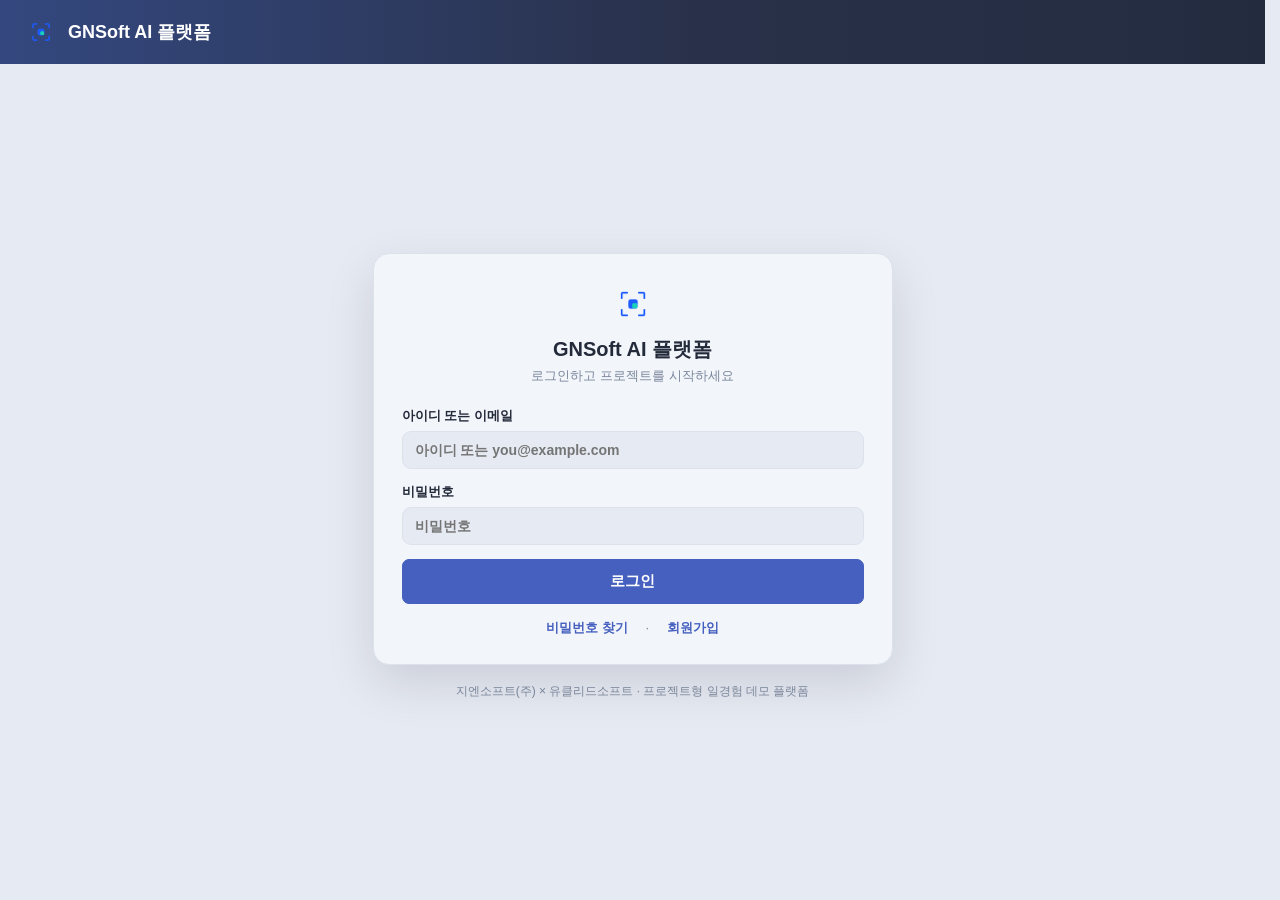
<file: web/index.html>
<!doctype html>
<html lang="ko">
  <head>
    <meta charset="UTF-8" />
    <meta name="viewport" content="width=device-width, initial-scale=1.0" />
    <meta http-equiv="refresh" content="0; url=pages/projects.html" />
    <link rel="canonical" href="pages/projects.html" />
    <title>GNSoft AI 플랫폼</title>
  </head>
  <body>
    <p><a href="pages/projects.html">프로젝트 선택으로 이동</a></p>
    <script>
      location.replace("pages/projects.html");
    </script>
  </body>
</html>
</file>
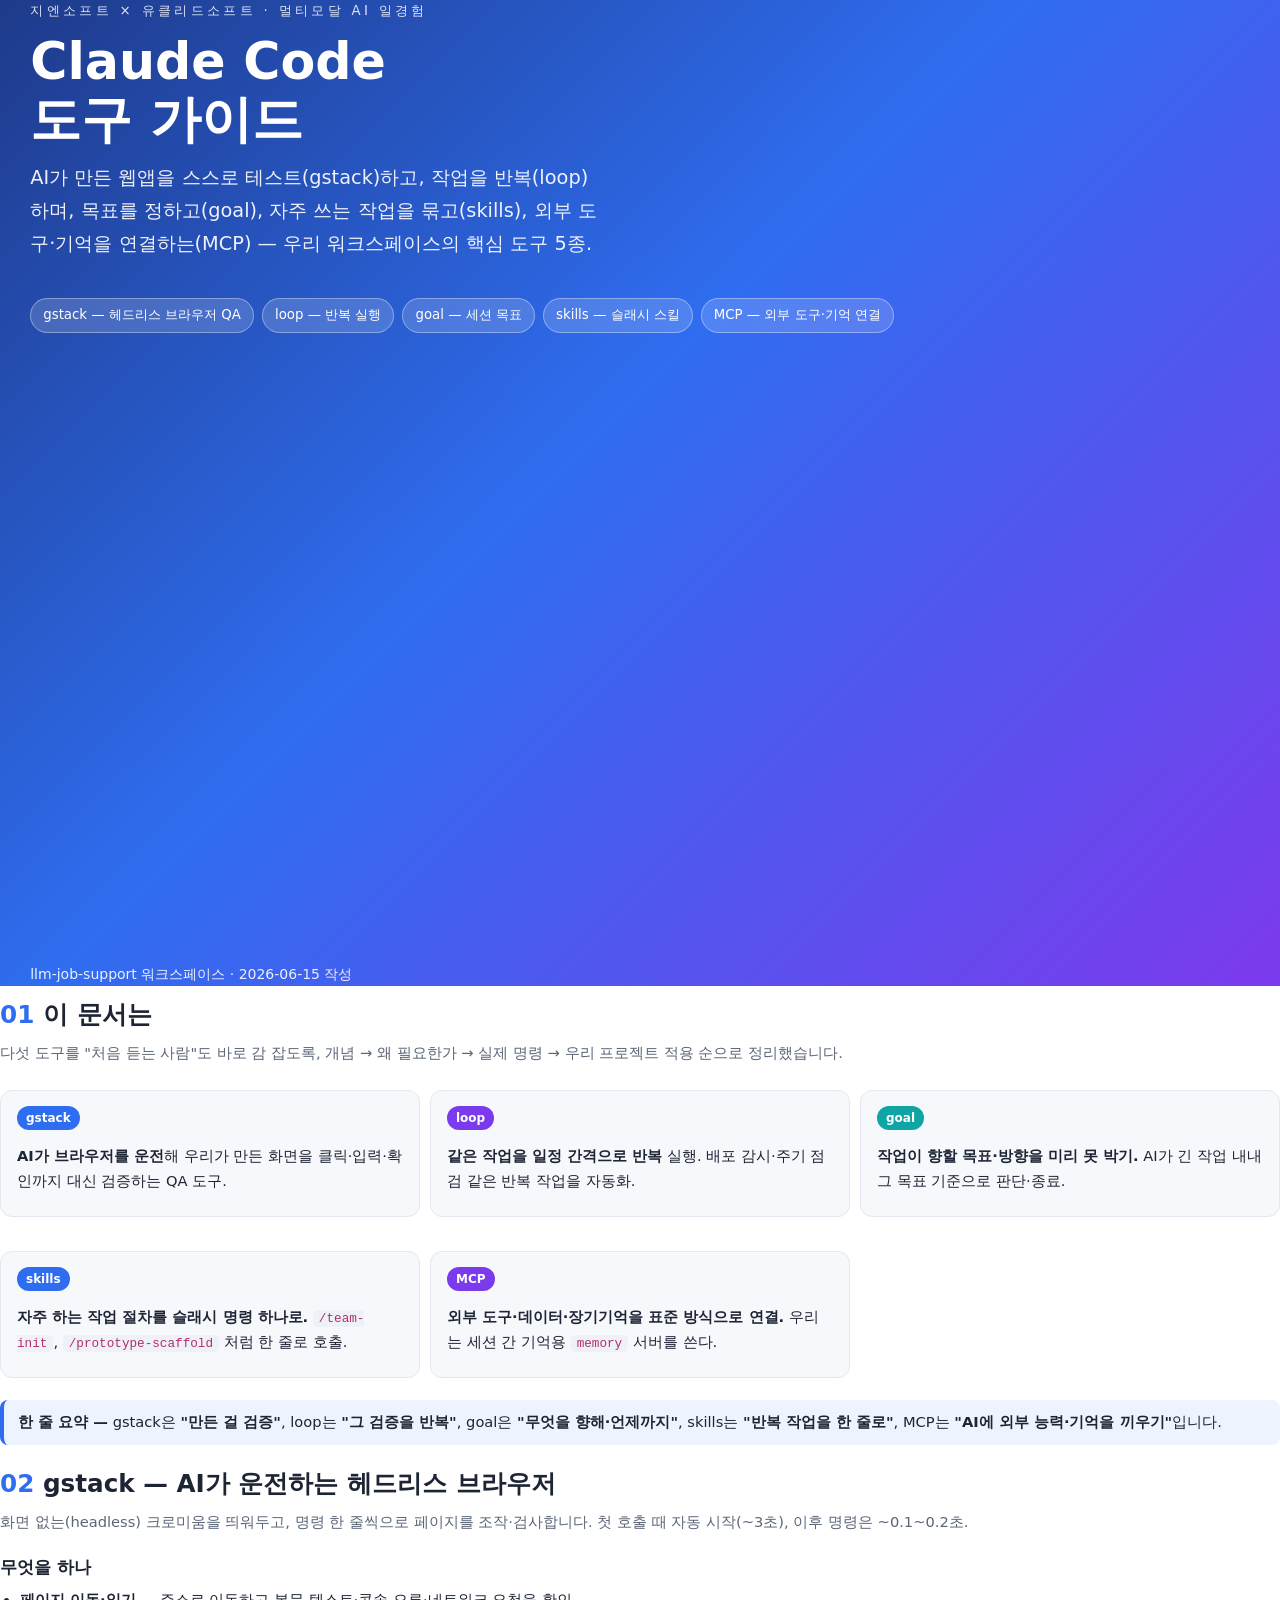
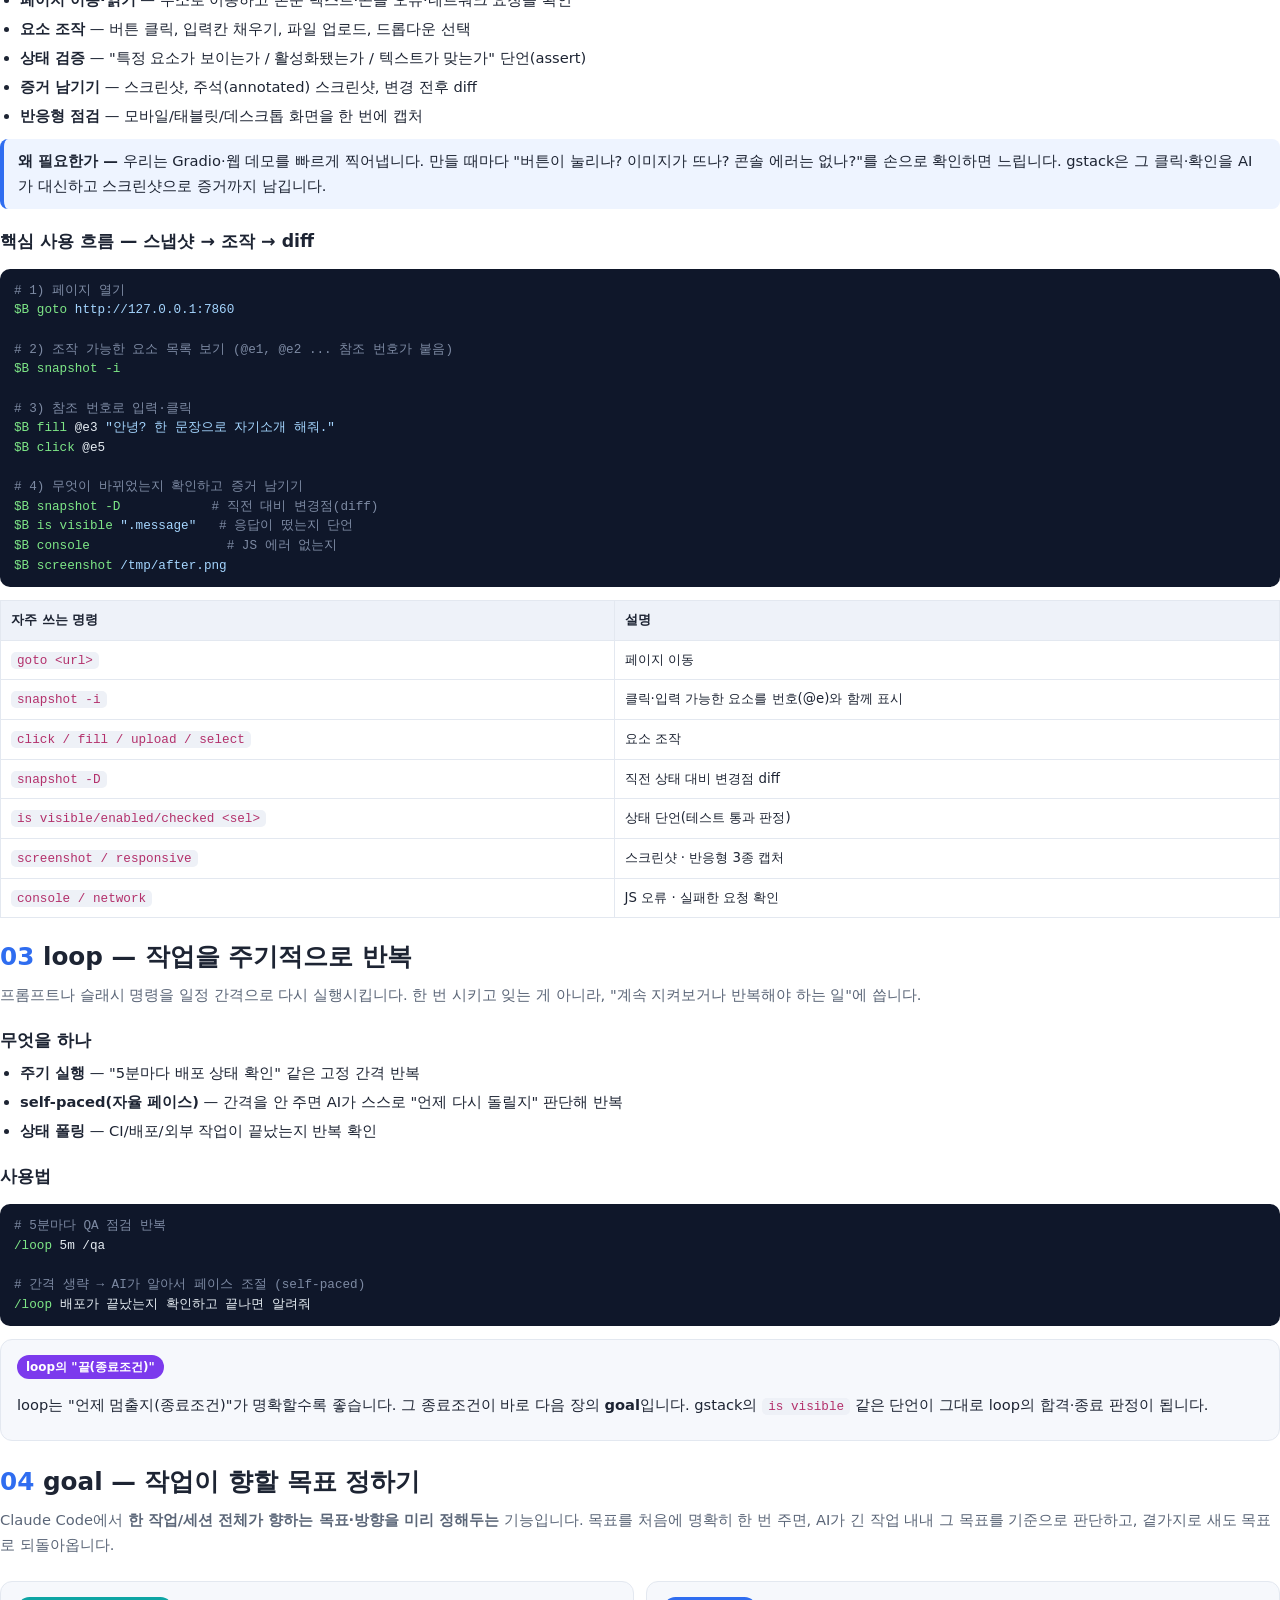
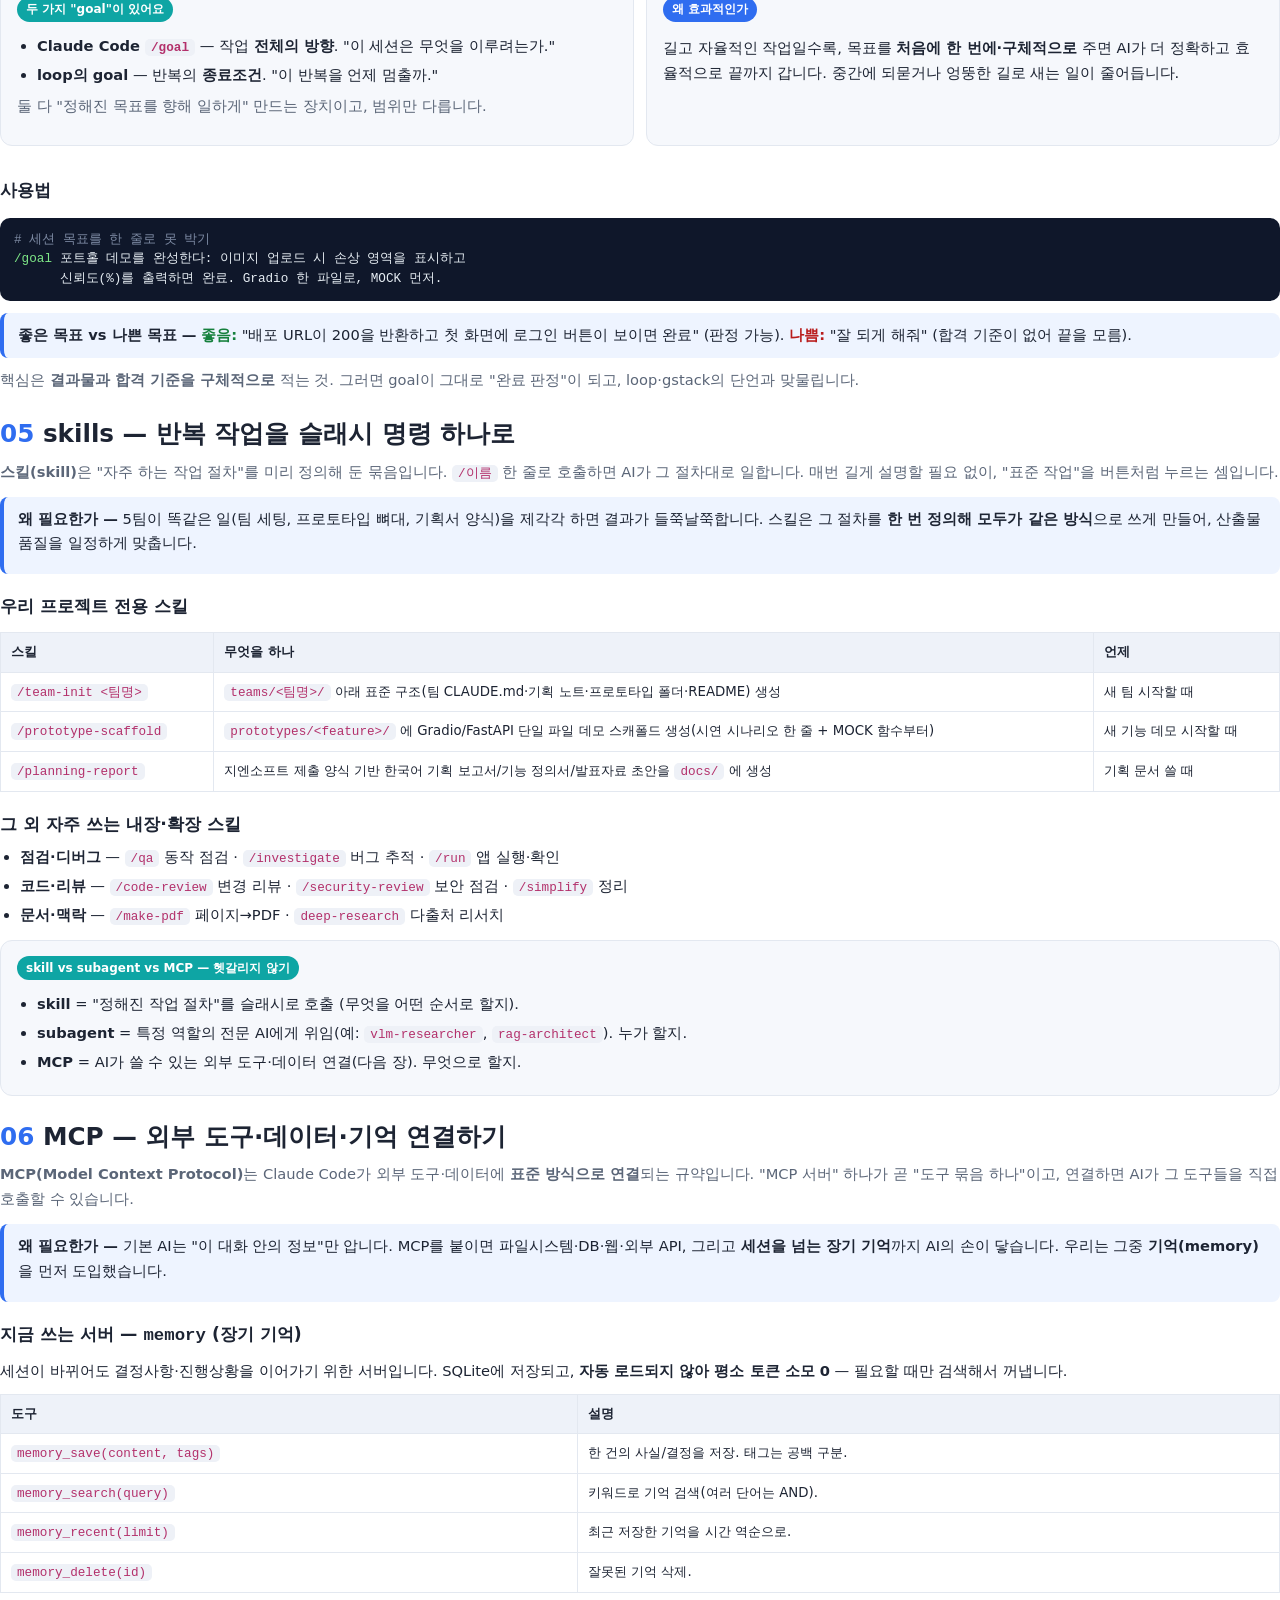
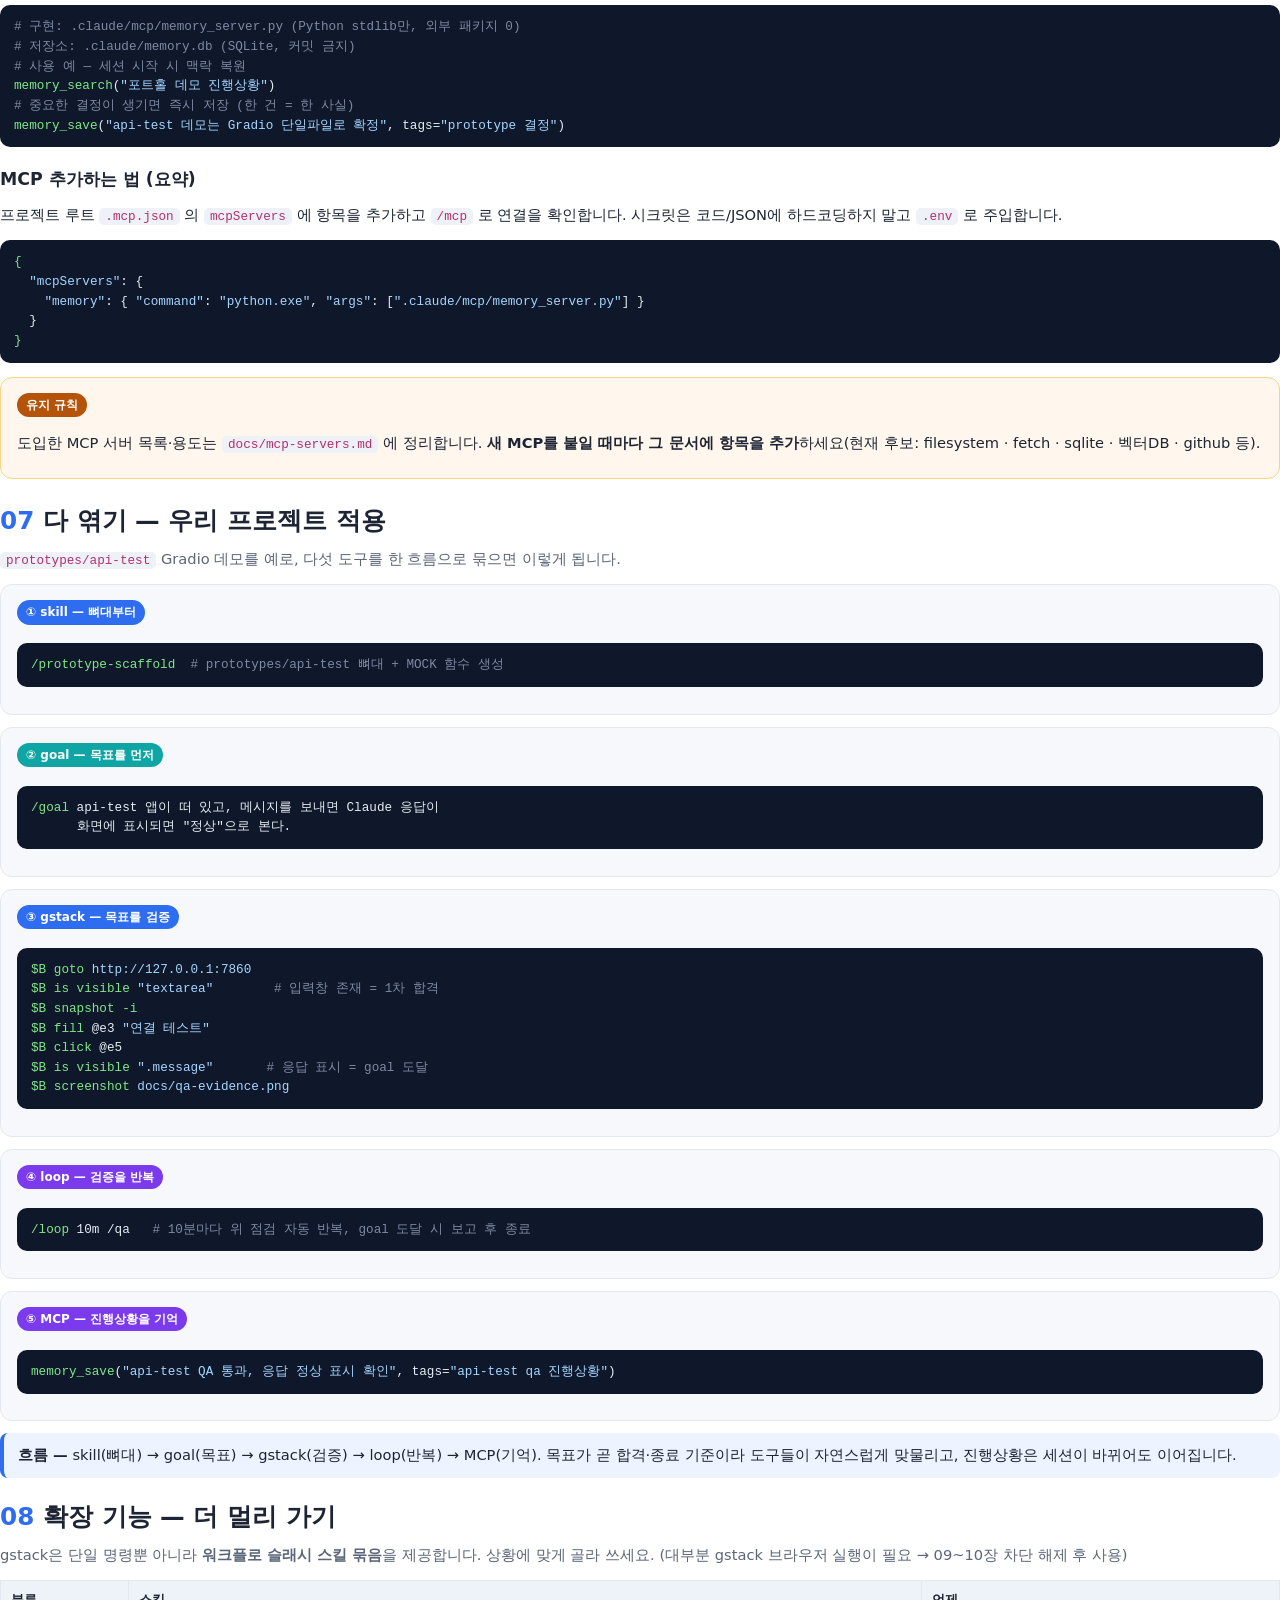
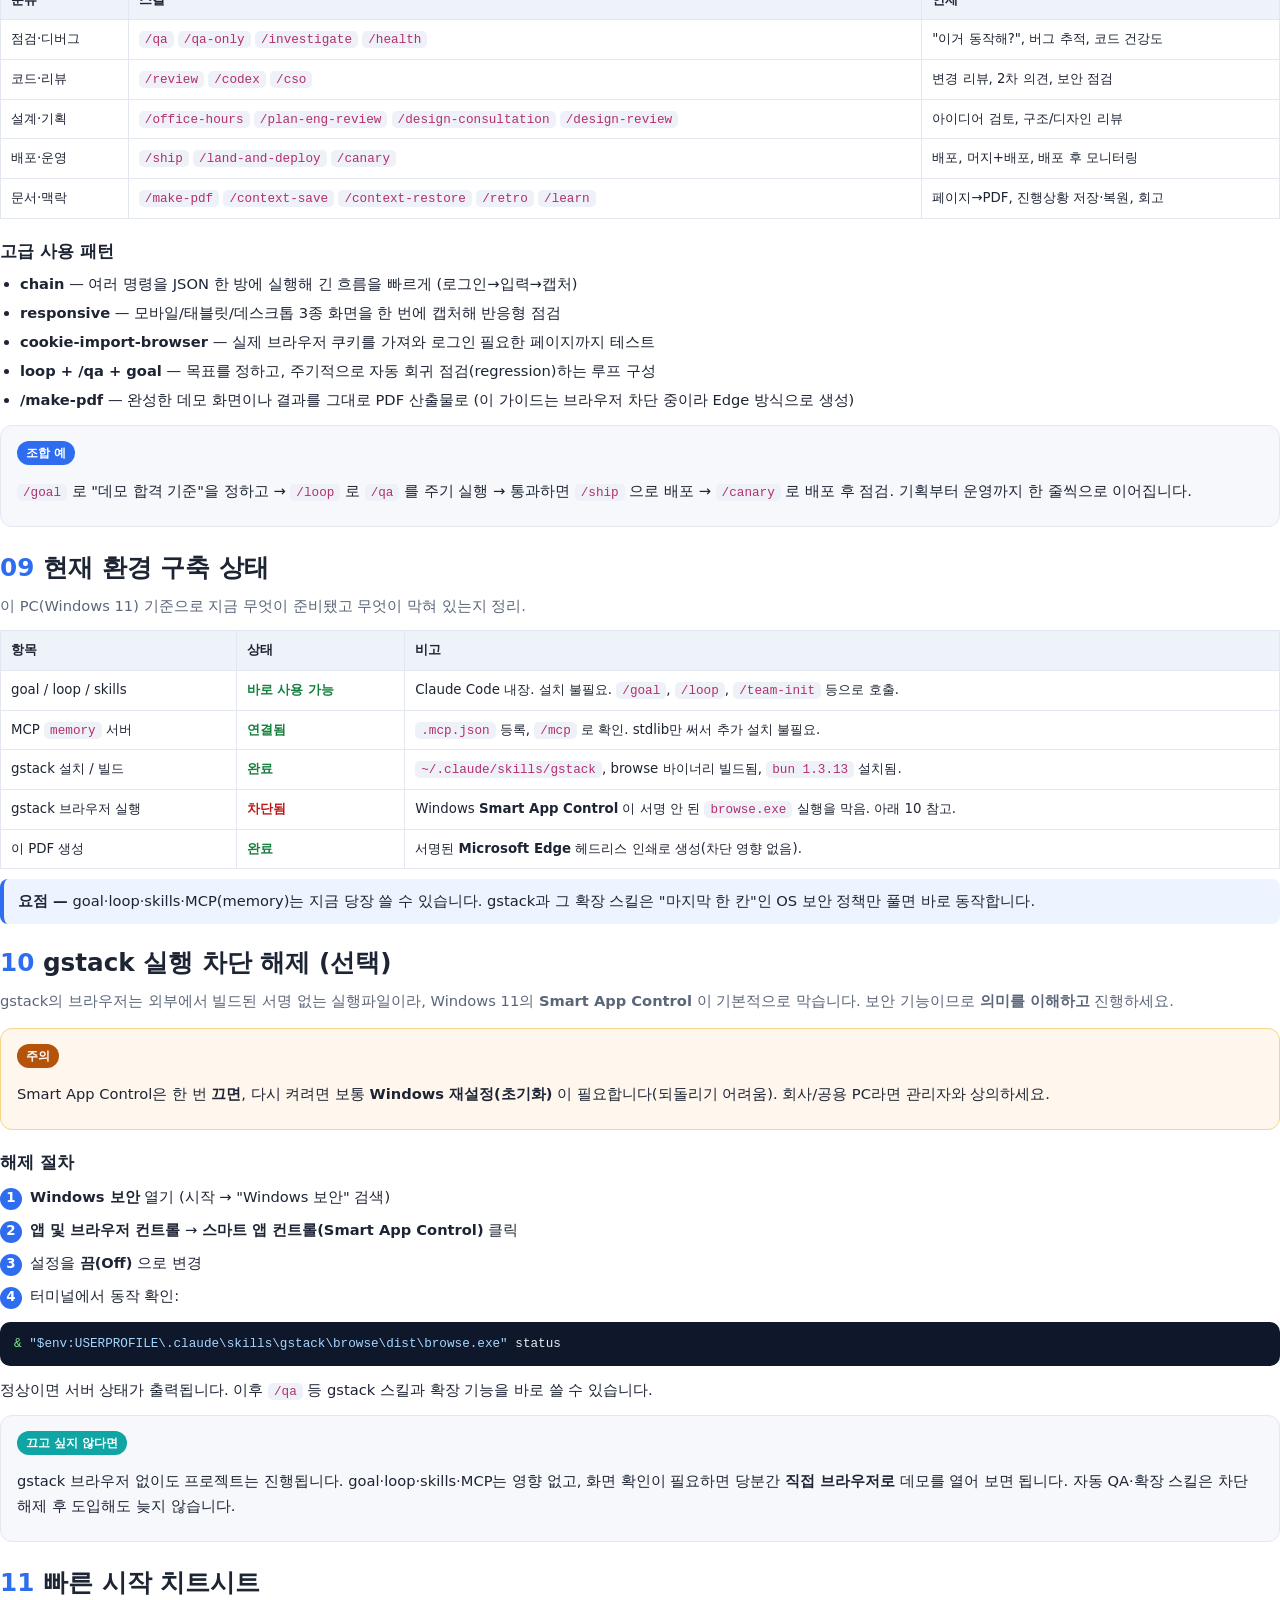
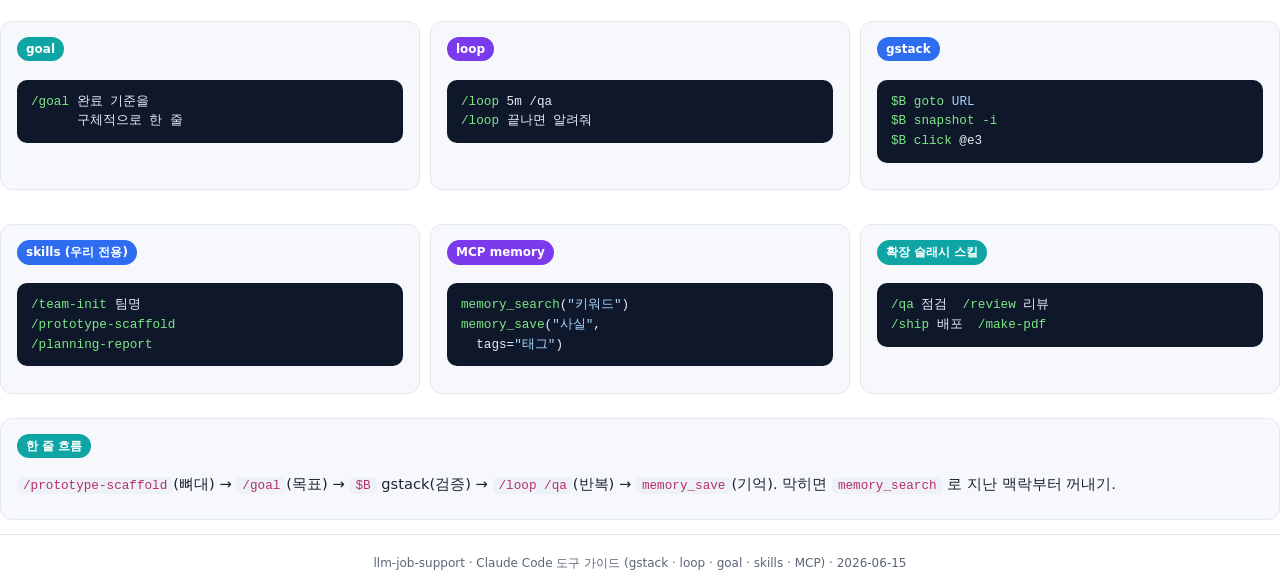
<file: docs/claude-code-tools-guide.html>
<!doctype html>
<html lang="ko">
<head>
<meta charset="utf-8">
<title>Claude Code 도구 가이드 · gstack · loop · goal · skills · MCP</title>
<style>
  :root{
    --ink:#1d2433; --muted:#5b6678; --line:#e3e8f0;
    --brand:#2f6df0; --brand-2:#7c3aed; --teal:#0ea5a4;
    --bg-code:#0f172a; --bg-soft:#f6f8fc; --warn:#b45309;
  }
  *{box-sizing:border-box;}
  html{ -webkit-print-color-adjust:exact; print-color-adjust:exact; }
  body{
    margin:0; color:var(--ink);
    font-family:"Malgun Gothic","맑은 고딕",system-ui,sans-serif;
    font-size:11pt; line-height:1.7;
  }
  @page{ size:A4; margin:18mm 16mm 16mm; }
  code,kbd,.mono{ font-family:"Consolas","D2Coding",monospace; }

  /* ---------- 표지 ---------- */
  .cover{
    height:261mm; display:flex; flex-direction:column; justify-content:center;
    padding:0 8mm; page-break-after:always;
    background:linear-gradient(135deg,#1e3a8a 0%,#2f6df0 45%,#7c3aed 100%);
    color:#fff;
  }
  .cover .eyebrow{ letter-spacing:.25em; font-size:10pt; opacity:.85; text-transform:uppercase; }
  .cover h1{ font-size:38pt; line-height:1.15; margin:.2em 0 .1em; font-weight:800; }
  .cover .sub{ font-size:14.5pt; opacity:.92; margin-top:.4em; max-width:152mm; }
  .cover .meta{ margin-top:auto; padding-top:14mm; font-size:10.5pt; opacity:.9; }
  .cover .chips{ margin-top:10mm; display:flex; gap:8px; flex-wrap:wrap; }
  .cover .chip{ background:rgba(255,255,255,.16); border:1px solid rgba(255,255,255,.35);
    padding:5px 12px; border-radius:999px; font-size:10pt; }

  /* ---------- 섹션 ---------- */
  h2{ font-size:18.5pt; margin:0 0 .2em; padding-top:2mm; }
  h2 .n{ color:var(--brand); font-weight:800; margin-right:.35em; }
  .section{ page-break-before:always; }
  .lead{ color:var(--muted); margin:0 0 12px; font-size:11pt; }
  h3{ font-size:13pt; margin:18px 0 6px; }
  p{ margin:8px 0; }
  ul{ margin:6px 0 6px; padding-left:20px; }
  li{ margin:4px 0; }
  .hr{ height:1px; background:var(--line); border:0; margin:14px 0; }

  /* ---------- 카드 ---------- */
  .card{ background:var(--bg-soft); border:1px solid var(--line); border-radius:12px;
    padding:14px 16px; margin:12px 0; }
  .grid2{ display:grid; grid-template-columns:1fr 1fr; gap:12px; }
  .grid3{ display:grid; grid-template-columns:1fr 1fr 1fr; gap:10px; }
  .tag{ display:inline-block; font-size:9pt; font-weight:700; padding:2px 9px; border-radius:999px;
    color:#fff; margin-bottom:6px; }
  .tag.g{ background:var(--teal); } .tag.b{ background:var(--brand); } .tag.p{ background:var(--brand-2); }
  .why{ border-left:4px solid var(--brand); background:#eef4ff; padding:10px 14px; border-radius:8px; margin:10px 0; }

  /* ---------- 코드 ---------- */
  pre{ background:var(--bg-code); color:#e6edf3; border-radius:10px; padding:12px 14px;
    font-size:9.5pt; line-height:1.55; white-space:pre-wrap; word-break:break-all; }
  pre .c{ color:#7d8aa3; } pre .k{ color:#7ee787; } pre .s{ color:#a5d6ff; }
  p code,li code,td code{ background:#eef1f7; color:#b3306b; padding:1px 6px; border-radius:5px; font-size:9.5pt; }

  /* ---------- 표 ---------- */
  table{ width:100%; border-collapse:collapse; margin:10px 0; font-size:10pt; }
  th,td{ border:1px solid var(--line); padding:8px 10px; text-align:left; vertical-align:top; }
  th{ background:#eef2f9; font-weight:700; }
  .ok{ color:#15803d; font-weight:700; } .no{ color:#b91c1c; font-weight:700; }

  .callout{ border:1px solid #f6d488; background:#fff7ed; border-radius:12px; padding:14px 16px; margin:14px 0; }
  .callout .tag{ background:var(--warn); }
  .num{ display:inline-flex; width:22px; height:22px; border-radius:50%; background:var(--brand); color:#fff;
    font-size:10pt; font-weight:700; align-items:center; justify-content:center; margin-right:8px; }
  .foot{ color:var(--muted); font-size:9pt; margin-top:18px; text-align:center; }
</style>
</head>
<body>

<!-- ===================== 표지 ===================== -->
<section class="cover">
  <div class="eyebrow">지엔소프트 × 유클리드소프트 · 멀티모달 AI 일경험</div>
  <h1>Claude Code<br>도구 가이드</h1>
  <div class="sub">AI가 만든 웹앱을 스스로 테스트(gstack)하고, 작업을 반복(loop)하며, 목표를 정하고(goal), 자주 쓰는 작업을 묶고(skills), 외부 도구·기억을 연결하는(MCP) — 우리 워크스페이스의 핵심 도구 5종.</div>
  <div class="chips">
    <span class="chip">gstack — 헤드리스 브라우저 QA</span>
    <span class="chip">loop — 반복 실행</span>
    <span class="chip">goal — 세션 목표</span>
    <span class="chip">skills — 슬래시 스킬</span>
    <span class="chip">MCP — 외부 도구·기억 연결</span>
  </div>
  <div class="meta">llm-job-support 워크스페이스 · 2026-06-15 작성</div>
</section>

<!-- ===================== 1. 개요 ===================== -->
<section class="section">
  <h2><span class="n">01</span>이 문서는</h2>
  <p class="lead">다섯 도구를 "처음 듣는 사람"도 바로 감 잡도록, 개념 → 왜 필요한가 → 실제 명령 → 우리 프로젝트 적용 순으로 정리했습니다.</p>
  <div class="grid3">
    <div class="card">
      <span class="tag b">gstack</span>
      <p><b>AI가 브라우저를 운전</b>해 우리가 만든 화면을 클릭·입력·확인까지 대신 검증하는 QA 도구.</p>
    </div>
    <div class="card">
      <span class="tag p">loop</span>
      <p><b>같은 작업을 일정 간격으로 반복</b> 실행. 배포 감시·주기 점검 같은 반복 작업을 자동화.</p>
    </div>
    <div class="card">
      <span class="tag g">goal</span>
      <p><b>작업이 향할 목표·방향을 미리 못 박기.</b> AI가 긴 작업 내내 그 목표 기준으로 판단·종료.</p>
    </div>
    <div class="card">
      <span class="tag b">skills</span>
      <p><b>자주 하는 작업 절차를 슬래시 명령 하나로.</b> <code>/team-init</code>, <code>/prototype-scaffold</code> 처럼 한 줄로 호출.</p>
    </div>
    <div class="card">
      <span class="tag p">MCP</span>
      <p><b>외부 도구·데이터·장기기억을 표준 방식으로 연결.</b> 우리는 세션 간 기억용 <code>memory</code> 서버를 쓴다.</p>
    </div>
  </div>
  <div class="why">
    <b>한 줄 요약 —</b> gstack은 <b>"만든 걸 검증"</b>, loop는 <b>"그 검증을 반복"</b>, goal은 <b>"무엇을 향해·언제까지"</b>,
    skills는 <b>"반복 작업을 한 줄로"</b>, MCP는 <b>"AI에 외부 능력·기억을 끼우기"</b>입니다.
  </div>
</section>

<!-- ===================== 2. gstack ===================== -->
<section class="section">
  <h2><span class="n">02</span>gstack — AI가 운전하는 헤드리스 브라우저</h2>
  <p class="lead">화면 없는(headless) 크로미움을 띄워두고, 명령 한 줄씩으로 페이지를 조작·검사합니다. 첫 호출 때 자동 시작(~3초), 이후 명령은 ~0.1~0.2초.</p>

  <h3>무엇을 하나</h3>
  <ul>
    <li><b>페이지 이동·읽기</b> — 주소로 이동하고 본문 텍스트·콘솔 오류·네트워크 요청을 확인</li>
    <li><b>요소 조작</b> — 버튼 클릭, 입력칸 채우기, 파일 업로드, 드롭다운 선택</li>
    <li><b>상태 검증</b> — "특정 요소가 보이는가 / 활성화됐는가 / 텍스트가 맞는가" 단언(assert)</li>
    <li><b>증거 남기기</b> — 스크린샷, 주석(annotated) 스크린샷, 변경 전후 diff</li>
    <li><b>반응형 점검</b> — 모바일/태블릿/데스크톱 화면을 한 번에 캡처</li>
  </ul>

  <div class="why"><b>왜 필요한가 —</b> 우리는 Gradio·웹 데모를 빠르게 찍어냅니다. 만들 때마다 "버튼이 눌리나? 이미지가 뜨나? 콘솔 에러는 없나?"를 손으로 확인하면 느립니다. gstack은 그 클릭·확인을 AI가 대신하고 스크린샷으로 증거까지 남깁니다.</div>

  <h3>핵심 사용 흐름 — 스냅샷 → 조작 → diff</h3>
  <pre><span class="c"># 1) 페이지 열기</span>
<span class="k">$B goto</span> <span class="s">http://127.0.0.1:7860</span>

<span class="c"># 2) 조작 가능한 요소 목록 보기 (@e1, @e2 ... 참조 번호가 붙음)</span>
<span class="k">$B snapshot -i</span>

<span class="c"># 3) 참조 번호로 입력·클릭</span>
<span class="k">$B fill</span> @e3 <span class="s">"안녕? 한 문장으로 자기소개 해줘."</span>
<span class="k">$B click</span> @e5

<span class="c"># 4) 무엇이 바뀌었는지 확인하고 증거 남기기</span>
<span class="k">$B snapshot -D</span>            <span class="c"># 직전 대비 변경점(diff)</span>
<span class="k">$B is visible</span> <span class="s">".message"</span>   <span class="c"># 응답이 떴는지 단언</span>
<span class="k">$B console</span>                  <span class="c"># JS 에러 없는지</span>
<span class="k">$B screenshot</span> <span class="s">/tmp/after.png</span></pre>

  <table>
    <tr><th>자주 쓰는 명령</th><th>설명</th></tr>
    <tr><td><code>goto &lt;url&gt;</code></td><td>페이지 이동</td></tr>
    <tr><td><code>snapshot -i</code></td><td>클릭·입력 가능한 요소를 번호(@e)와 함께 표시</td></tr>
    <tr><td><code>click / fill / upload / select</code></td><td>요소 조작</td></tr>
    <tr><td><code>snapshot -D</code></td><td>직전 상태 대비 변경점 diff</td></tr>
    <tr><td><code>is visible/enabled/checked &lt;sel&gt;</code></td><td>상태 단언(테스트 통과 판정)</td></tr>
    <tr><td><code>screenshot / responsive</code></td><td>스크린샷 · 반응형 3종 캡처</td></tr>
    <tr><td><code>console / network</code></td><td>JS 오류 · 실패한 요청 확인</td></tr>
  </table>
</section>

<!-- ===================== 3. loop ===================== -->
<section class="section">
  <h2><span class="n">03</span>loop — 작업을 주기적으로 반복</h2>
  <p class="lead">프롬프트나 슬래시 명령을 일정 간격으로 다시 실행시킵니다. 한 번 시키고 잊는 게 아니라, "계속 지켜보거나 반복해야 하는 일"에 씁니다.</p>

  <h3>무엇을 하나</h3>
  <ul>
    <li><b>주기 실행</b> — "5분마다 배포 상태 확인" 같은 고정 간격 반복</li>
    <li><b>self-paced(자율 페이스)</b> — 간격을 안 주면 AI가 스스로 "언제 다시 돌릴지" 판단해 반복</li>
    <li><b>상태 폴링</b> — CI/배포/외부 작업이 끝났는지 반복 확인</li>
  </ul>

  <h3>사용법</h3>
  <pre><span class="c"># 5분마다 QA 점검 반복</span>
<span class="k">/loop</span> 5m /qa

<span class="c"># 간격 생략 → AI가 알아서 페이스 조절 (self-paced)</span>
<span class="k">/loop</span> 배포가 끝났는지 확인하고 끝나면 알려줘</pre>

  <div class="card">
    <span class="tag p">loop의 "끝(종료조건)"</span>
    <p>loop는 "언제 멈출지(종료조건)"가 명확할수록 좋습니다. 그 종료조건이 바로 다음 장의 <b>goal</b>입니다.
    gstack의 <code>is visible</code> 같은 단언이 그대로 loop의 합격·종료 판정이 됩니다.</p>
  </div>
</section>

<!-- ===================== 4. goal ===================== -->
<section class="section">
  <h2><span class="n">04</span>goal — 작업이 향할 목표 정하기</h2>
  <p class="lead">Claude Code에서 <b>한 작업/세션 전체가 향하는 목표·방향을 미리 정해두는</b> 기능입니다. 목표를 처음에 명확히 한 번 주면, AI가 긴 작업 내내 그 목표를 기준으로 판단하고, 곁가지로 새도 목표로 되돌아옵니다.</p>

  <div class="grid2">
    <div class="card">
      <span class="tag g">두 가지 "goal"이 있어요</span>
      <ul>
        <li><b>Claude Code <code>/goal</code></b> — 작업 <b>전체의 방향</b>. "이 세션은 무엇을 이루려는가."</li>
        <li><b>loop의 goal</b> — 반복의 <b>종료조건</b>. "이 반복을 언제 멈출까."</li>
      </ul>
      <p class="lead">둘 다 "정해진 목표를 향해 일하게" 만드는 장치이고, 범위만 다릅니다.</p>
    </div>
    <div class="card">
      <span class="tag b">왜 효과적인가</span>
      <p>길고 자율적인 작업일수록, 목표를 <b>처음에 한 번에·구체적으로</b> 주면 AI가 더 정확하고 효율적으로 끝까지 갑니다.
      중간에 되묻거나 엉뚱한 길로 새는 일이 줄어듭니다.</p>
    </div>
  </div>

  <h3>사용법</h3>
  <pre><span class="c"># 세션 목표를 한 줄로 못 박기</span>
<span class="k">/goal</span> 포트홀 데모를 완성한다: 이미지 업로드 시 손상 영역을 표시하고
      신뢰도(%)를 출력하면 완료. Gradio 한 파일로, MOCK 먼저.</pre>

  <div class="why">
    <b>좋은 목표 vs 나쁜 목표 —</b>
    <span class="ok">좋음:</span> "배포 URL이 200을 반환하고 첫 화면에 로그인 버튼이 보이면 완료" (판정 가능).
    <span class="no">나쁨:</span> "잘 되게 해줘" (합격 기준이 없어 끝을 모름).
  </div>
  <p class="lead">핵심은 <b>결과물과 합격 기준을 구체적으로</b> 적는 것. 그러면 goal이 그대로 "완료 판정"이 되고, loop·gstack의 단언과 맞물립니다.</p>
</section>

<!-- ===================== 5. skills ===================== -->
<section class="section">
  <h2><span class="n">05</span>skills — 반복 작업을 슬래시 명령 하나로</h2>
  <p class="lead"><b>스킬(skill)</b>은 "자주 하는 작업 절차"를 미리 정의해 둔 묶음입니다. <code>/이름</code> 한 줄로 호출하면 AI가 그 절차대로 일합니다. 매번 길게 설명할 필요 없이, "표준 작업"을 버튼처럼 누르는 셈입니다.</p>

  <div class="why"><b>왜 필요한가 —</b> 5팀이 똑같은 일(팀 세팅, 프로토타입 뼈대, 기획서 양식)을 제각각 하면 결과가 들쭉날쭉합니다. 스킬은 그 절차를 <b>한 번 정의해 모두가 같은 방식</b>으로 쓰게 만들어, 산출물 품질을 일정하게 맞춥니다.</p></div>

  <h3>우리 프로젝트 전용 스킬</h3>
  <table>
    <tr><th>스킬</th><th>무엇을 하나</th><th>언제</th></tr>
    <tr><td><code>/team-init &lt;팀명&gt;</code></td><td><code>teams/&lt;팀명&gt;/</code> 아래 표준 구조(팀 CLAUDE.md·기획 노트·프로토타입 폴더·README) 생성</td><td>새 팀 시작할 때</td></tr>
    <tr><td><code>/prototype-scaffold</code></td><td><code>prototypes/&lt;feature&gt;/</code> 에 Gradio/FastAPI 단일 파일 데모 스캐폴드 생성(시연 시나리오 한 줄 + MOCK 함수부터)</td><td>새 기능 데모 시작할 때</td></tr>
    <tr><td><code>/planning-report</code></td><td>지엔소프트 제출 양식 기반 한국어 기획 보고서/기능 정의서/발표자료 초안을 <code>docs/</code> 에 생성</td><td>기획 문서 쓸 때</td></tr>
  </table>

  <h3>그 외 자주 쓰는 내장·확장 스킬</h3>
  <ul>
    <li><b>점검·디버그</b> — <code>/qa</code> 동작 점검 · <code>/investigate</code> 버그 추적 · <code>/run</code> 앱 실행·확인</li>
    <li><b>코드·리뷰</b> — <code>/code-review</code> 변경 리뷰 · <code>/security-review</code> 보안 점검 · <code>/simplify</code> 정리</li>
    <li><b>문서·맥락</b> — <code>/make-pdf</code> 페이지→PDF · <code>deep-research</code> 다출처 리서치</li>
  </ul>

  <div class="card">
    <span class="tag g">skill vs subagent vs MCP — 헷갈리지 않기</span>
    <ul>
      <li><b>skill</b> = "정해진 작업 절차"를 슬래시로 호출 (무엇을 어떤 순서로 할지).</li>
      <li><b>subagent</b> = 특정 역할의 전문 AI에게 위임(예: <code>vlm-researcher</code>, <code>rag-architect</code>). 누가 할지.</li>
      <li><b>MCP</b> = AI가 쓸 수 있는 외부 도구·데이터 연결(다음 장). 무엇으로 할지.</li>
    </ul>
  </div>
</section>

<!-- ===================== 6. MCP ===================== -->
<section class="section">
  <h2><span class="n">06</span>MCP — 외부 도구·데이터·기억 연결하기</h2>
  <p class="lead"><b>MCP(Model Context Protocol)</b>는 Claude Code가 외부 도구·데이터에 <b>표준 방식으로 연결</b>되는 규약입니다. "MCP 서버" 하나가 곧 "도구 묶음 하나"이고, 연결하면 AI가 그 도구들을 직접 호출할 수 있습니다.</p>

  <div class="why"><b>왜 필요한가 —</b> 기본 AI는 "이 대화 안의 정보"만 압니다. MCP를 붙이면 파일시스템·DB·웹·외부 API, 그리고 <b>세션을 넘는 장기 기억</b>까지 AI의 손이 닿습니다. 우리는 그중 <b>기억(memory)</b>을 먼저 도입했습니다.</p></div>

  <h3>지금 쓰는 서버 — <code>memory</code> (장기 기억)</h3>
  <p>세션이 바뀌어도 결정사항·진행상황을 이어가기 위한 서버입니다. SQLite에 저장되고, <b>자동 로드되지 않아 평소 토큰 소모 0</b> — 필요할 때만 검색해서 꺼냅니다.</p>
  <table>
    <tr><th>도구</th><th>설명</th></tr>
    <tr><td><code>memory_save(content, tags)</code></td><td>한 건의 사실/결정을 저장. 태그는 공백 구분.</td></tr>
    <tr><td><code>memory_search(query)</code></td><td>키워드로 기억 검색(여러 단어는 AND).</td></tr>
    <tr><td><code>memory_recent(limit)</code></td><td>최근 저장한 기억을 시간 역순으로.</td></tr>
    <tr><td><code>memory_delete(id)</code></td><td>잘못된 기억 삭제.</td></tr>
  </table>
  <pre><span class="c"># 구현: .claude/mcp/memory_server.py (Python stdlib만, 외부 패키지 0)</span>
<span class="c"># 저장소: .claude/memory.db (SQLite, 커밋 금지)</span>
<span class="c"># 사용 예 — 세션 시작 시 맥락 복원</span>
<span class="k">memory_search</span>(<span class="s">"포트홀 데모 진행상황"</span>)
<span class="c"># 중요한 결정이 생기면 즉시 저장 (한 건 = 한 사실)</span>
<span class="k">memory_save</span>(<span class="s">"api-test 데모는 Gradio 단일파일로 확정"</span>, tags=<span class="s">"prototype 결정"</span>)</pre>

  <h3>MCP 추가하는 법 (요약)</h3>
  <p>프로젝트 루트 <code>.mcp.json</code> 의 <code>mcpServers</code> 에 항목을 추가하고 <code>/mcp</code> 로 연결을 확인합니다. 시크릿은 코드/JSON에 하드코딩하지 말고 <code>.env</code> 로 주입합니다.</p>
  <pre><span class="k">{</span>
  <span class="s">"mcpServers"</span>: {
    <span class="s">"memory"</span>: { <span class="s">"command"</span>: <span class="s">"python.exe"</span>, <span class="s">"args"</span>: [<span class="s">".claude/mcp/memory_server.py"</span>] }
  }
<span class="k">}</span></pre>

  <div class="callout">
    <span class="tag">유지 규칙</span>
    <p>도입한 MCP 서버 목록·용도는 <code>docs/mcp-servers.md</code> 에 정리합니다. <b>새 MCP를 붙일 때마다 그 문서에 항목을 추가</b>하세요(현재 후보: filesystem · fetch · sqlite · 벡터DB · github 등).</p>
  </div>
</section>

<!-- ===================== 7. 함께 쓰기 ===================== -->
<section class="section">
  <h2><span class="n">07</span>다 엮기 — 우리 프로젝트 적용</h2>
  <p class="lead"><code>prototypes/api-test</code> Gradio 데모를 예로, 다섯 도구를 한 흐름으로 묶으면 이렇게 됩니다.</p>

  <div class="card">
    <span class="tag b">① skill — 뼈대부터</span>
    <pre><span class="k">/prototype-scaffold</span>  <span class="c"># prototypes/api-test 뼈대 + MOCK 함수 생성</span></pre>
  </div>
  <div class="card">
    <span class="tag g">② goal — 목표를 먼저</span>
    <pre><span class="k">/goal</span> api-test 앱이 떠 있고, 메시지를 보내면 Claude 응답이
      화면에 표시되면 "정상"으로 본다.</pre>
  </div>
  <div class="card">
    <span class="tag b">③ gstack — 목표를 검증</span>
    <pre><span class="k">$B goto</span> <span class="s">http://127.0.0.1:7860</span>
<span class="k">$B is visible</span> <span class="s">"textarea"</span>        <span class="c"># 입력창 존재 = 1차 합격</span>
<span class="k">$B snapshot -i</span>
<span class="k">$B fill</span> @e3 <span class="s">"연결 테스트"</span>
<span class="k">$B click</span> @e5
<span class="k">$B is visible</span> <span class="s">".message"</span>       <span class="c"># 응답 표시 = goal 도달</span>
<span class="k">$B screenshot</span> <span class="s">docs/qa-evidence.png</span></pre>
  </div>
  <div class="card">
    <span class="tag p">④ loop — 검증을 반복</span>
    <pre><span class="k">/loop</span> 10m /qa   <span class="c"># 10분마다 위 점검 자동 반복, goal 도달 시 보고 후 종료</span></pre>
  </div>
  <div class="card">
    <span class="tag p">⑤ MCP — 진행상황을 기억</span>
    <pre><span class="k">memory_save</span>(<span class="s">"api-test QA 통과, 응답 정상 표시 확인"</span>, tags=<span class="s">"api-test qa 진행상황"</span>)</pre>
  </div>
  <div class="why"><b>흐름 —</b> skill(뼈대) → goal(목표) → gstack(검증) → loop(반복) → MCP(기억). 목표가 곧 합격·종료 기준이라 도구들이 자연스럽게 맞물리고, 진행상황은 세션이 바뀌어도 이어집니다.</div>
</section>

<!-- ===================== 8. 확장 기능 ===================== -->
<section class="section">
  <h2><span class="n">08</span>확장 기능 — 더 멀리 가기</h2>
  <p class="lead">gstack은 단일 명령뿐 아니라 <b>워크플로 슬래시 스킬 묶음</b>을 제공합니다. 상황에 맞게 골라 쓰세요. (대부분 gstack 브라우저 실행이 필요 → 09~10장 차단 해제 후 사용)</p>

  <table>
    <tr><th>분류</th><th>스킬</th><th>언제</th></tr>
    <tr><td>점검·디버그</td><td><code>/qa</code> <code>/qa-only</code> <code>/investigate</code> <code>/health</code></td><td>"이거 동작해?", 버그 추적, 코드 건강도</td></tr>
    <tr><td>코드·리뷰</td><td><code>/review</code> <code>/codex</code> <code>/cso</code></td><td>변경 리뷰, 2차 의견, 보안 점검</td></tr>
    <tr><td>설계·기획</td><td><code>/office-hours</code> <code>/plan-eng-review</code> <code>/design-consultation</code> <code>/design-review</code></td><td>아이디어 검토, 구조/디자인 리뷰</td></tr>
    <tr><td>배포·운영</td><td><code>/ship</code> <code>/land-and-deploy</code> <code>/canary</code></td><td>배포, 머지+배포, 배포 후 모니터링</td></tr>
    <tr><td>문서·맥락</td><td><code>/make-pdf</code> <code>/context-save</code> <code>/context-restore</code> <code>/retro</code> <code>/learn</code></td><td>페이지→PDF, 진행상황 저장·복원, 회고</td></tr>
  </table>

  <h3>고급 사용 패턴</h3>
  <ul>
    <li><b>chain</b> — 여러 명령을 JSON 한 방에 실행해 긴 흐름을 빠르게 (로그인→입력→캡처)</li>
    <li><b>responsive</b> — 모바일/태블릿/데스크톱 3종 화면을 한 번에 캡처해 반응형 점검</li>
    <li><b>cookie-import-browser</b> — 실제 브라우저 쿠키를 가져와 로그인 필요한 페이지까지 테스트</li>
    <li><b>loop + /qa + goal</b> — 목표를 정하고, 주기적으로 자동 회귀 점검(regression)하는 루프 구성</li>
    <li><b>/make-pdf</b> — 완성한 데모 화면이나 결과를 그대로 PDF 산출물로 (이 가이드는 브라우저 차단 중이라 Edge 방식으로 생성)</li>
  </ul>
  <div class="card">
    <span class="tag b">조합 예</span>
    <p><code>/goal</code> 로 "데모 합격 기준"을 정하고 → <code>/loop</code> 로 <code>/qa</code> 를 주기 실행 → 통과하면 <code>/ship</code> 으로 배포 → <code>/canary</code> 로 배포 후 점검. 기획부터 운영까지 한 줄씩으로 이어집니다.</p>
  </div>
</section>

<!-- ===================== 9. 환경 상태 ===================== -->
<section class="section">
  <h2><span class="n">09</span>현재 환경 구축 상태</h2>
  <p class="lead">이 PC(Windows 11) 기준으로 지금 무엇이 준비됐고 무엇이 막혀 있는지 정리.</p>
  <table>
    <tr><th>항목</th><th>상태</th><th>비고</th></tr>
    <tr><td>goal / loop / skills</td><td class="ok">바로 사용 가능</td><td>Claude Code 내장. 설치 불필요. <code>/goal</code>, <code>/loop</code>, <code>/team-init</code> 등으로 호출.</td></tr>
    <tr><td>MCP <code>memory</code> 서버</td><td class="ok">연결됨</td><td><code>.mcp.json</code> 등록, <code>/mcp</code> 로 확인. stdlib만 써서 추가 설치 불필요.</td></tr>
    <tr><td>gstack 설치 / 빌드</td><td class="ok">완료</td><td><code>~/.claude/skills/gstack</code>, browse 바이너리 빌드됨, <code>bun 1.3.13</code> 설치됨.</td></tr>
    <tr><td>gstack 브라우저 실행</td><td class="no">차단됨</td><td>Windows <b>Smart App Control</b> 이 서명 안 된 <code>browse.exe</code> 실행을 막음. 아래 10 참고.</td></tr>
    <tr><td>이 PDF 생성</td><td class="ok">완료</td><td>서명된 <b>Microsoft Edge</b> 헤드리스 인쇄로 생성(차단 영향 없음).</td></tr>
  </table>
  <div class="why"><b>요점 —</b> goal·loop·skills·MCP(memory)는 지금 당장 쓸 수 있습니다. gstack과 그 확장 스킬은 "마지막 한 칸"인 OS 보안 정책만 풀면 바로 동작합니다.</div>
</section>

<!-- ===================== 10. 차단 해제 ===================== -->
<section class="section">
  <h2><span class="n">10</span>gstack 실행 차단 해제 (선택)</h2>
  <p class="lead">gstack의 브라우저는 외부에서 빌드된 서명 없는 실행파일이라, Windows 11의 <b>Smart App Control</b> 이 기본적으로 막습니다. 보안 기능이므로 <b>의미를 이해하고</b> 진행하세요.</p>

  <div class="callout">
    <span class="tag">주의</span>
    <p>Smart App Control은 한 번 <b>끄면</b>, 다시 켜려면 보통 <b>Windows 재설정(초기화)</b> 이 필요합니다(되돌리기 어려움). 회사/공용 PC라면 관리자와 상의하세요.</p>
  </div>

  <h3>해제 절차</h3>
  <p><span class="num">1</span><b>Windows 보안</b> 열기 (시작 → "Windows 보안" 검색)</p>
  <p><span class="num">2</span><b>앱 및 브라우저 컨트롤</b> → <b>스마트 앱 컨트롤(Smart App Control)</b> 클릭</p>
  <p><span class="num">3</span>설정을 <b>끔(Off)</b> 으로 변경</p>
  <p><span class="num">4</span>터미널에서 동작 확인:</p>
  <pre><span class="k">&amp;</span> <span class="s">"$env:USERPROFILE\.claude\skills\gstack\browse\dist\browse.exe"</span> status</pre>
  <p>정상이면 서버 상태가 출력됩니다. 이후 <code>/qa</code> 등 gstack 스킬과 확장 기능을 바로 쓸 수 있습니다.</p>

  <div class="card">
    <span class="tag g">끄고 싶지 않다면</span>
    <p>gstack 브라우저 없이도 프로젝트는 진행됩니다. goal·loop·skills·MCP는 영향 없고, 화면 확인이 필요하면 당분간 <b>직접 브라우저로</b> 데모를 열어 보면 됩니다. 자동 QA·확장 스킬은 차단 해제 후 도입해도 늦지 않습니다.</p>
  </div>
</section>

<!-- ===================== 11. 치트시트 ===================== -->
<section class="section">
  <h2><span class="n">11</span>빠른 시작 치트시트</h2>
  <div class="grid3">
    <div class="card">
      <span class="tag g">goal</span>
      <pre><span class="k">/goal</span> 완료 기준을
      구체적으로 한 줄</pre>
    </div>
    <div class="card">
      <span class="tag p">loop</span>
      <pre><span class="k">/loop</span> 5m /qa
<span class="k">/loop</span> 끝나면 알려줘</pre>
    </div>
    <div class="card">
      <span class="tag b">gstack</span>
      <pre><span class="k">$B goto</span> <span class="s">URL</span>
<span class="k">$B snapshot -i</span>
<span class="k">$B click</span> @e3</pre>
    </div>
    <div class="card">
      <span class="tag b">skills (우리 전용)</span>
      <pre><span class="k">/team-init</span> 팀명
<span class="k">/prototype-scaffold</span>
<span class="k">/planning-report</span></pre>
    </div>
    <div class="card">
      <span class="tag p">MCP memory</span>
      <pre><span class="k">memory_search</span>(<span class="s">"키워드"</span>)
<span class="k">memory_save</span>(<span class="s">"사실"</span>,
  tags=<span class="s">"태그"</span>)</pre>
    </div>
    <div class="card">
      <span class="tag g">확장 슬래시 스킬</span>
      <pre><span class="k">/qa</span> 점검  <span class="k">/review</span> 리뷰
<span class="k">/ship</span> 배포  <span class="k">/make-pdf</span></pre>
    </div>
  </div>
  <div class="card">
    <span class="tag g">한 줄 흐름</span>
    <p><code>/prototype-scaffold</code>(뼈대) → <code>/goal</code>(목표) → <code>$B</code> gstack(검증) → <code>/loop /qa</code>(반복) → <code>memory_save</code>(기억). 막히면 <code>memory_search</code> 로 지난 맥락부터 꺼내기.</p>
  </div>
  <hr class="hr">
  <p class="foot">llm-job-support · Claude Code 도구 가이드 (gstack · loop · goal · skills · MCP) · 2026-06-15</p>
</section>

</body>
</html>
</file>
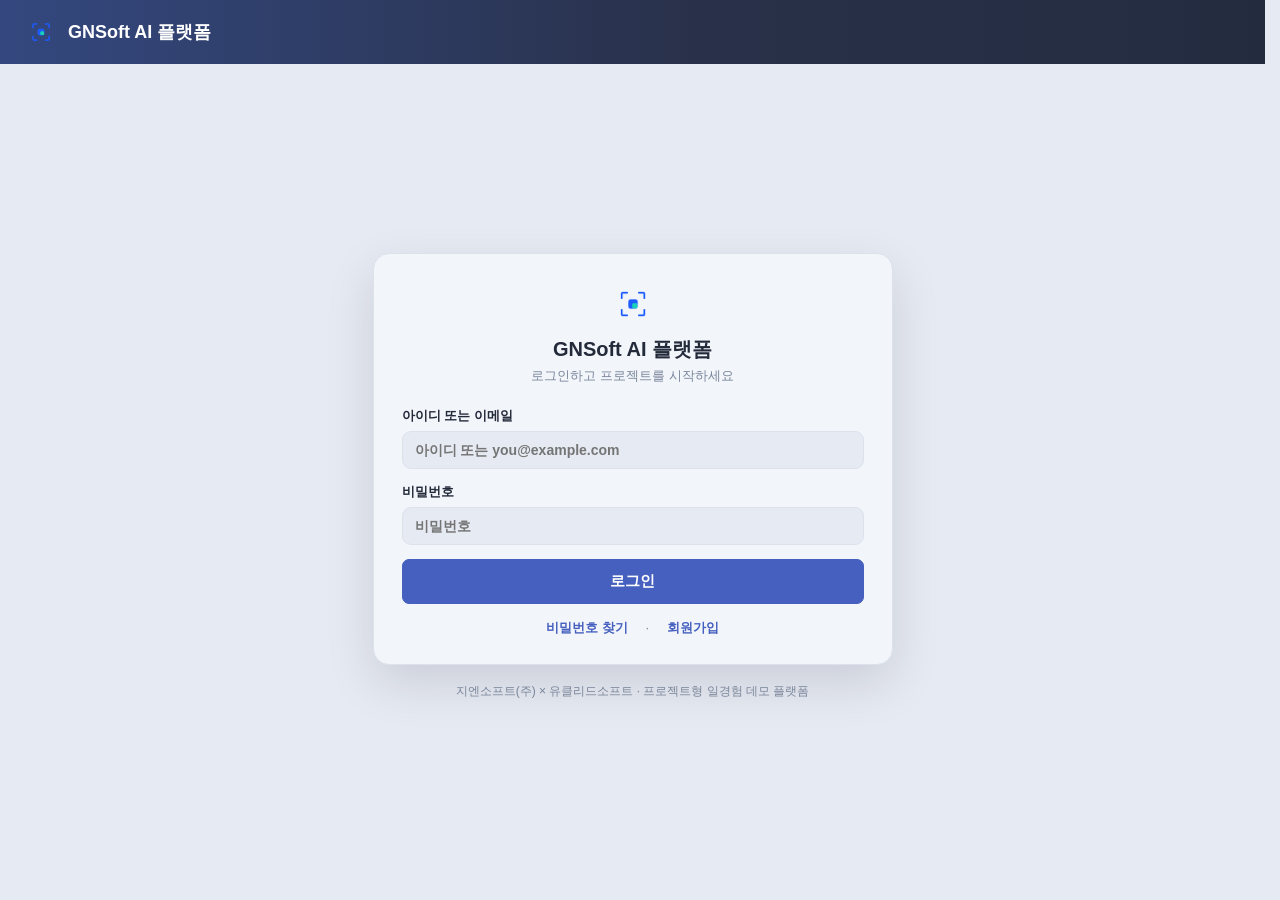
<file: web/pages/agent.html>
<!DOCTYPE html>
<html lang="ko">
<head>
  <meta charset="UTF-8">
  <meta name="viewport" content="width=device-width, initial-scale=1.0">
  <title>GNSoft</title>
    <link rel="icon" type="image/png" href="../assets/img/logomark-dark.png" />
    <script>try{var t=(JSON.parse(localStorage.getItem("gnsoft.settings")||"{}")||{}).theme;document.documentElement.setAttribute("data-theme",t==="dark"?"dark":"light");}catch(e){}</script>
    <script>try{var _a=localStorage.getItem("gnsoft.auth");if(!_a||_a==="null"){location.replace("login.html");}}catch(e){}</script>
    <script>try{var _p=localStorage.getItem("gnsoft.currentProject");if(!_p||_p==="null"){location.replace("projects.html");}}catch(e){}</script>
  <link rel="stylesheet" href="../assets/css/common.css">
  <link rel="stylesheet" href="../assets/css/agent.css">
</head>
<body>
  <div class="app">
    <aside class="sidebar">
      <a class="logo" href="dashboard.html"><img class="logo-img" src="../assets/img/logomark-transparent.png" alt="" />GNSoft</a>
      <button class="project-switch" type="button" title="프로젝트 전환"><span class="ps-emoji">📁</span><span class="ps-name">프로젝트</span><span class="ps-swap">전환 ⇄</span></button>
      <nav class="nav-group">
        <p class="nav-label">홈</p>
        <a class="nav-item" data-icon="⊞" href="dashboard.html">메인 대시보드</a>
        <p class="nav-label">질문 · 검색</p>
        <a class="nav-item" data-icon="☰" href="query.html">자연어 질의</a>
        <a class="nav-item" data-icon="⌕" href="rag.html">문서 지식 검색</a>
        <a class="nav-item" data-icon="◫" href="pubdata.html">공공데이터 통계</a>
        <p class="nav-label">데이터 작업</p>
        <a class="nav-item" data-icon="⌗" href="labeling.html">이미지 분석·라벨링</a>
        <a class="nav-item" data-icon="▱" href="data.html">데이터 관리</a>
        <p class="nav-label">자동화 · 보고서</p>
        <a class="nav-item active" data-icon="✦" href="agent.html">업무 자동화 <span class="nav-chevron">›</span></a>
        <a class="nav-item" data-icon="⇱" href="report.html">요약·보고서 생성</a>
      </nav>
      <button class="ai-open" type="button">✦ AI와 대화하기</button>
      <button class="history-open" type="button" title="내 질의·검색·이미지 작업 기록을 보고 삭제">기록 관리</button>
      <div class="user-box"><span class="avatar">도현</span><div><div class="user-name">박도현</div><div class="user-team">도로관리처 · 점검분석팀</div></div><span class="gear">⚙</span></div>
    </aside>
    <main class="main">
      <header class="topbar"><h1>업무 자동화</h1><span class="live">LIVE</span><div class="top-actions"><span class="model-chip" data-model="llm">⚙ gemini-2.5-flash</span><span>?</span></div></header>

      <section class="ag-layout">
        <div class="ag-intro card">
          <label class="ag-label"><span>✦</span>무엇을 처리할까요?</label>
          <p class="ag-sub">목표를 자연어로 적으면 AI 에이전트가 <b>업무 절차</b>를 설계하고, 각 단계를 해당 기능으로 연결해 드립니다.</p>
          <div class="ag-input-line">
            <input class="ag-input" value="포트홀 신고가 접수됐는데 어떻게 처리하지?" placeholder="예: 이번 분기 도로 파손 현황을 보고서로 만들어줘">
            <button class="btn primary ag-go">→ 절차 설계</button>
          </div>
          <div class="ag-chips">
            <button class="ag-chip" type="button">포트홀 신고가 접수됐는데 어떻게 처리하지?</button>
            <button class="ag-chip" type="button">이번 분기 도로 파손 현황을 보고서로 만들어줘</button>
            <button class="ag-chip" type="button">가드레일 안전점검 절차 알려줘</button>
            <button class="ag-chip" type="button">시설물 위험등급 데이터로 우선 보수 대상 뽑아줘</button>
          </div>
        </div>

        <div class="ag-result" hidden>
          <div class="ag-summary card">
            <div class="ag-summary-head"><h3>✦ 에이전트 업무 계획 <span class="ag-badge" data-role="badge"></span></h3></div>
            <p class="ag-summary-text" data-role="summary"></p>
          </div>
          <ol class="ag-steps" data-role="steps"></ol>
          <div class="ag-foot">
            <button class="btn primary ag-start" data-role="start" type="button">첫 단계부터 시작하기 →</button>
          </div>
        </div>
      </section>
    </main>
  </div>
  <script src="../assets/js/common.js"></script>
  <script src="../assets/js/agent.js"></script>
</body>
</html>
</file>
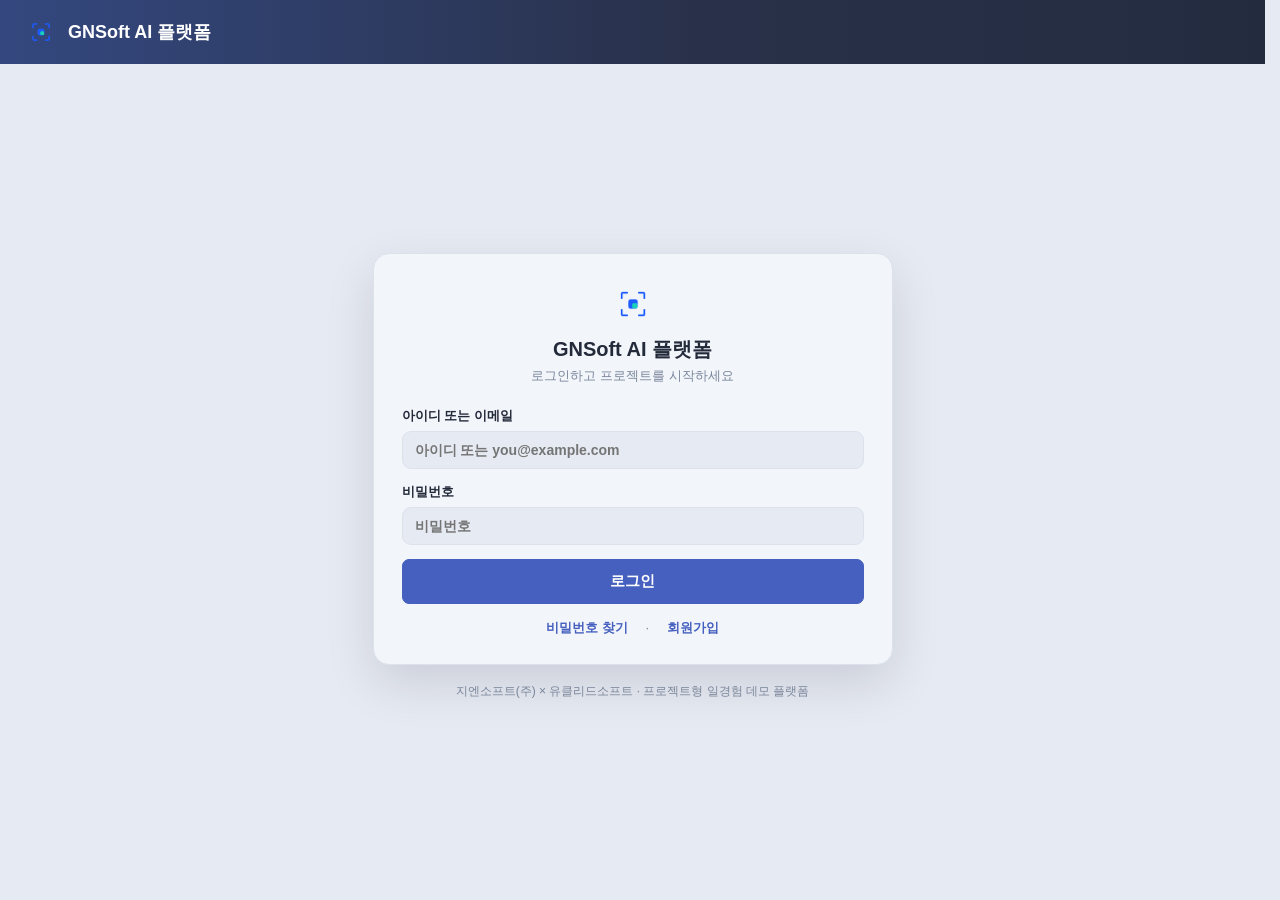
<file: web/pages/dashboard.html>
<!doctype html>
<html lang="ko">
  <head>
    <meta charset="UTF-8" />
    <meta name="viewport" content="width=device-width, initial-scale=1.0" />
    <title>GNSoft</title>
    <link rel="icon" type="image/png" href="../assets/img/logomark-dark.png" />
    <script>try{var t=(JSON.parse(localStorage.getItem("gnsoft.settings")||"{}")||{}).theme;document.documentElement.setAttribute("data-theme",t==="dark"?"dark":"light");}catch(e){}</script>
    <script>try{var _a=localStorage.getItem("gnsoft.auth");if(!_a||_a==="null"){location.replace("login.html");}}catch(e){}</script>
    <script>try{var _p=localStorage.getItem("gnsoft.currentProject");if(!_p||_p==="null"){location.replace("projects.html");}}catch(e){}</script>
    <link rel="stylesheet" href="../assets/css/common.css" />
    <link rel="stylesheet" href="../assets/css/dashboard.css" />
  </head>
  <body>
    <div class="app">
      <aside class="sidebar">
        <a class="logo" href="dashboard.html"><img class="logo-img" src="../assets/img/logomark-transparent.png" alt="" />GNSoft</a>
        <button class="project-switch" type="button" title="프로젝트 전환"><span class="ps-emoji">📁</span><span class="ps-name">프로젝트</span><span class="ps-swap">전환 ⇄</span></button>
        <nav class="nav-group">
        <p class="nav-label">홈</p>
        <a class="nav-item active" data-icon="⊞" href="dashboard.html">메인 대시보드 <span class="nav-chevron">›</span></a>
        <p class="nav-label">질문 · 검색</p>
        <a class="nav-item" data-icon="☰" href="query.html">자연어 질의</a>
        <a class="nav-item" data-icon="⌕" href="rag.html">문서 지식 검색</a>
        <a class="nav-item" data-icon="◫" href="pubdata.html">공공데이터 통계</a>
        <p class="nav-label">데이터 작업</p>
        <a class="nav-item" data-icon="⌗" href="labeling.html">이미지 분석·라벨링</a>
        <a class="nav-item" data-icon="▱" href="data.html">데이터 관리</a>
        <p class="nav-label">자동화 · 보고서</p>
        <a class="nav-item" data-icon="✦" href="agent.html">업무 자동화</a>
        <a class="nav-item" data-icon="⇱" href="report.html">요약·보고서 생성</a>
      </nav>
        <button class="ai-open" type="button">✦ AI와 대화하기</button>
        <button class="history-open" type="button" title="내 질의·검색·이미지 작업 기록을 보고 삭제">기록 관리</button>
        <div class="user-box">
          <span class="avatar">도현</span>
          <div>
            <div class="user-name">박도현</div>
            <div class="user-team">도로관리처 · 점검분석팀</div>
          </div>
          <span class="gear">⚙</span>
        </div>
      </aside>

      <main class="main">
        <header class="topbar">
          <h1>메인 대시보드</h1>
          <span class="live">LIVE</span>
          <div class="top-actions"><span>?</span><span>♧</span></div>
        </header>

        <section class="content dashboard">
          <div class="hero-row">
            <div>
              <p class="date">2026.6.22 · 월요일</p>
              <h2>안녕하세요, <span class="user-greet">박도현</span>님 — 무엇을 도와드릴까요?</h2>
            </div>
          </div>
          <div class="hero-ask">
            <input class="hero-ask-input" type="text"
              placeholder="자연어로 질문하세요 — 질문에 맞는 기능(문서 검색·이미지 분석·통계)으로 알아서 연결합니다" />
            <button class="btn primary hero-ask-go" type="button">→ 질문하기</button>
          </div>

          <section class="stat-grid">
            <article class="card stat-card">
              <span class="icon-box">▱</span><strong>—</strong>
              <p>색인 문서·소스</p>
              <small>불러오는 중</small>
            </article>
            <article class="card stat-card">
              <span class="icon-box">⬡</span><strong>—</strong>
              <p>라벨·분석 작업물</p>
              <small>불러오는 중</small>
            </article>
            <article class="card stat-card">
              <span class="icon-box">⌁</span><strong>—</strong>
              <p>오늘 처리 작업</p>
              <small>불러오는 중</small>
            </article>
            <article class="card stat-card">
              <span class="icon-box">◷</span><strong>—</strong>
              <p>총 활동 기록</p>
              <small>불러오는 중</small>
            </article>
          </section>

          <section class="dashboard-grid">
            <article class="card agent-card">
              <div class="card-head">
                <h3>✦ 업무 자동화</h3>
                <a class="agent-more" href="agent.html">자세히 →</a>
              </div>
              <p class="agent-sub">목표를 적으면 AI가 업무 절차를 설계해 각 기능으로 연결합니다.</p>
              <div class="agent-line">
                <input class="agent-goal" placeholder="예: 포트홀 신고가 접수됐는데 어떻게 처리하지?" />
                <button class="btn primary agent-go" type="button">절차 설계</button>
              </div>
              <ol class="agent-steps">
                <li class="agent-empty">목표를 입력하고 ‘절차 설계’를 누르면 단계가 여기 표시됩니다.</li>
              </ol>
            </article>

            <article class="card quick-card">
              <h3>빠른 작업</h3>
              <div class="quick-grid">
                <button>
                  <span class="quick-icon quick-search">⌕</span
                  ><span>문서 지식 검색</span>
                </button>
                <button>
                  <span class="quick-icon">⌗</span><span>이미지 라벨링</span>
                </button>
                <button>
                  <span class="quick-icon">⇱</span><span>보고서 생성</span>
                </button>
                <button>
                  <span class="quick-icon">☰</span><span>자연어 질의</span>
                </button>
              </div>
            </article>

            <article class="card model-card">
              <div class="card-head">
                <h3>모델 상태</h3>
              </div>
              <div class="model-row">
                <span class="dot green"></span>
                <div><b>YOLOe-L 도로파손</b><small>탐지</small></div>
                <i><span style="width: 74%"></span></i
                ><em class="status green">운영</em>
              </div>
              <div class="model-row">
                <span class="dot green"></span>
                <div><b>SAM 분할</b><small>세그멘테이션</small></div>
                <i><span style="width: 56%"></span></i
                ><em class="status green">운영</em>
              </div>
              <div class="model-row">
                <span class="dot green"></span>
                <div><b>gemini-2.5-flash</b><small>VLM·생성</small></div>
                <i><span style="width: 40%"></span></i
                ><em class="status green">운영</em>
              </div>
              <div class="model-row">
                <span class="dot orange"></span>
                <div><b>도로파손 v3 파인튜닝</b><small>학습</small></div>
                <i class="orange"><span style="width: 88%"></span></i
                ><em class="status orange">학습 중</em>
              </div>
            </article>

            <article class="card activity-card">
              <div class="card-head">
                <h3>최근 활동</h3>
                <button class="card-link history-link" type="button" title="이 프로젝트의 전체 기록 보기·삭제">전체 기록 →</button>
              </div>
              <ul>
                <li>
                  <span class="activity-icon">⌗</span
                  ><b>pothole_set_2025Q2 라벨링 검수 완료</b
                  ><small>박도현 · 12분 전</small>
                </li>
                <li>
                  <span class="activity-icon activity-search">⌕</span
                  ><b>공공데이터포털 ‘도로 파손 신고 현황’ 연계 동기화</b
                  ><small>시스템 · 34분 전</small>
                </li>
                <li>
                  <span class="activity-icon">⇱</span
                  ><b>‘도로 파손 현황 분석 보고서’ 생성</b
                  ><small>박서준 · 1시간 전</small>
                </li>
                <li>
                  <span class="activity-icon">▱</span
                  ><b>CCTV 이상행동 데이터셋 304건 업로드 완료</b
                  ><small>이지은 · 3시간 전</small>
                </li>
              </ul>
            </article>
          </section>
        </section>
      </main>
    </div>
    <script src="../assets/js/common.js"></script>
    <script src="../assets/js/dashboard.js"></script>
  </body>
</html>
</file>
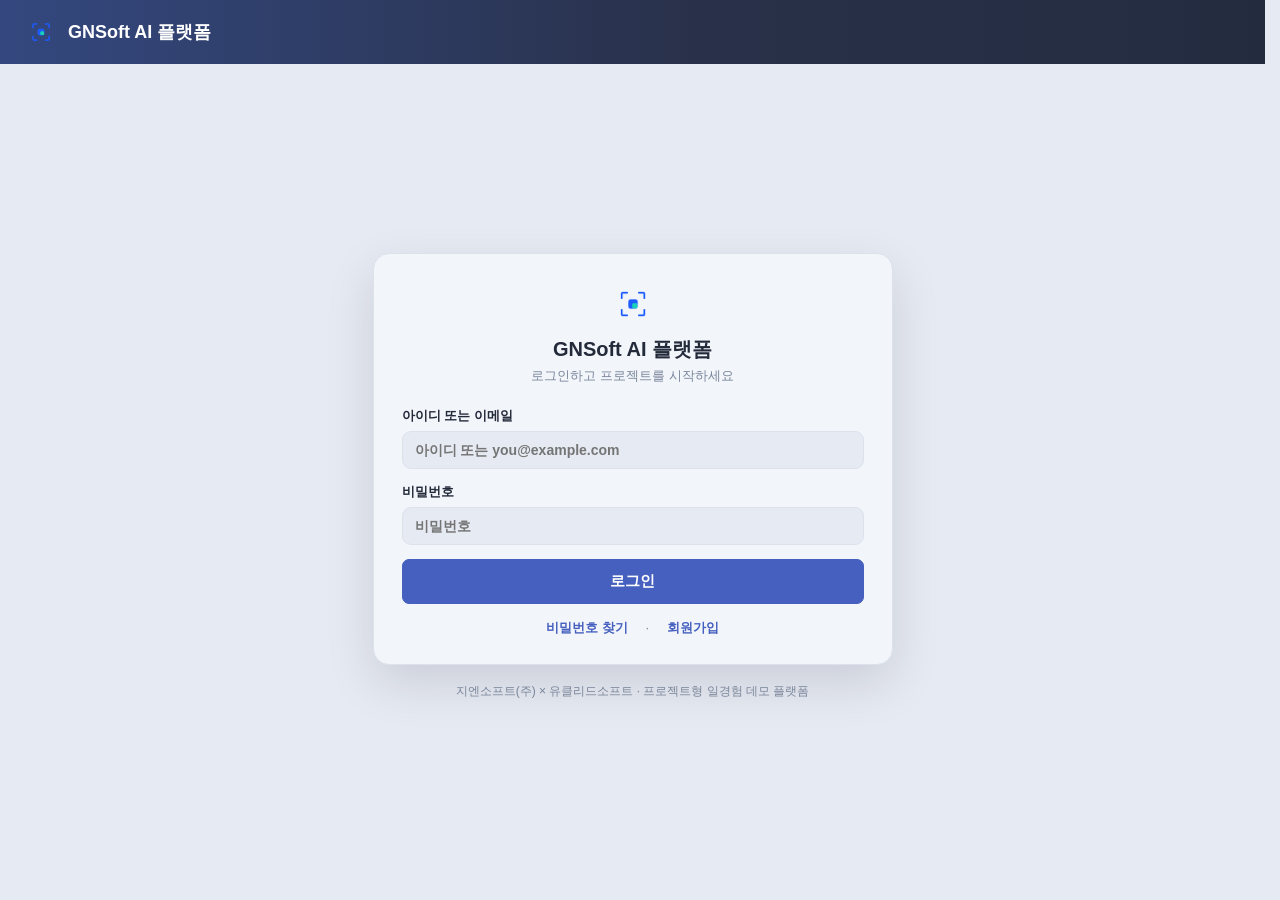
<file: web/pages/data.html>
<!DOCTYPE html>
<html lang="ko">
<head>
  <meta charset="UTF-8">
  <meta name="viewport" content="width=device-width, initial-scale=1.0">
  <title>GNSoft</title>
    <link rel="icon" type="image/png" href="../assets/img/logomark-dark.png" />
    <script>try{var t=(JSON.parse(localStorage.getItem("gnsoft.settings")||"{}")||{}).theme;document.documentElement.setAttribute("data-theme",t==="dark"?"dark":"light");}catch(e){}</script>
    <script>try{var _a=localStorage.getItem("gnsoft.auth");if(!_a||_a==="null"){location.replace("login.html");}}catch(e){}</script>
    <script>try{var _p=localStorage.getItem("gnsoft.currentProject");if(!_p||_p==="null"){location.replace("projects.html");}}catch(e){}</script>
  <link rel="stylesheet" href="../assets/css/common.css">
  <link rel="stylesheet" href="../assets/css/data.css">
</head>
<body>
  <div class="app">
    <aside class="sidebar">
      <a class="logo" href="dashboard.html"><img class="logo-img" src="../assets/img/logomark-transparent.png" alt="" />GNSoft</a>
      <button class="project-switch" type="button" title="프로젝트 전환"><span class="ps-emoji">📁</span><span class="ps-name">프로젝트</span><span class="ps-swap">전환 ⇄</span></button>
      <nav class="nav-group">
        <p class="nav-label">홈</p>
        <a class="nav-item" data-icon="⊞" href="dashboard.html">메인 대시보드</a>
        <p class="nav-label">질문 · 검색</p>
        <a class="nav-item" data-icon="☰" href="query.html">자연어 질의</a>
        <a class="nav-item" data-icon="⌕" href="rag.html">문서 지식 검색</a>
        <a class="nav-item" data-icon="◫" href="pubdata.html">공공데이터 통계</a>
        <p class="nav-label">데이터 작업</p>
        <a class="nav-item" data-icon="⌗" href="labeling.html">이미지 분석·라벨링</a>
        <a class="nav-item active" data-icon="▱" href="data.html">데이터 관리 <span class="nav-chevron">›</span></a>
        <p class="nav-label">자동화 · 보고서</p>
        <a class="nav-item" data-icon="✦" href="agent.html">업무 자동화</a>
        <a class="nav-item" data-icon="⇱" href="report.html">요약·보고서 생성</a>
      </nav>
      <button class="ai-open" type="button">✦ AI와 대화하기</button>
      <button class="history-open" type="button" title="내 질의·검색·이미지 작업 기록을 보고 삭제">기록 관리</button>
      <div class="user-box"><span class="avatar">도현</span><div><div class="user-name">박도현</div><div class="user-team">도로관리처 · 점검분석팀</div></div><span class="gear">⚙</span></div>
    </aside>
    <main class="main">
      <header class="topbar"><h1>데이터 관리</h1><span class="live">LIVE</span><div class="top-actions"><span>?</span><span>♧</span></div></header>
      <section class="content data-content">
        <div class="data-project-link">
          <a class="card-link" data-role="src-review" href="projects.html">◳ 이 프로젝트의 소스·검수 관리 →</a>
        </div>
        <section class="data-stats">
          <article class="card"><span class="icon-box">⊡</span><div><strong>18,706</strong><p>원본 이미지</p></div></article>
          <article class="card"><span class="icon-box">⬡</span><div><strong>12,840</strong><p>라벨</p></div></article>
          <article class="card"><span class="icon-box">☰</span><div><strong>1,240</strong><p>문서 청크</p></div></article>
          <article class="card"><span class="icon-box">▱</span><div><strong>37</strong><p>공공데이터셋</p></div></article>
        </section>
        <div class="table-tools">
          <div class="chips"><span class="pill active">전체</span><span class="pill">원본 이미지</span><span class="pill">라벨</span><span class="pill">문서</span><span class="pill">공공데이터</span></div>
          <div class="search-upload"><input type="search" placeholder="데이터셋 검색"><button class="btn primary">업로드</button></div>
        </div>
        <section class="card table-card">
          <table>
            <thead><tr><th><input type="checkbox"></th><th>이름</th><th>유형</th><th>항목 수</th><th>형식</th><th>검수 상태</th><th>업데이트</th><th></th></tr></thead>
            <tbody>
              <tr><td><input type="checkbox"></td><td><b class="name-cell"><span class="name-icon">⬡</span>pothole_set_2025Q2</b></td><td>라벨</td><td>4,210</td><td class="mono">COCO JSON</td><td><span class="status green">검수 완료</span></td><td>2026. 6. 16.<small>박도현</small></td><td>⋮</td></tr>
              <tr><td><input type="checkbox"></td><td><b class="name-cell"><span class="name-icon">⊡</span>road_raw_2026Q1</b></td><td>원본</td><td>18,402</td><td class="mono">JPG</td><td><span class="status orange">정제 중</span></td><td>2026. 6. 14.<small>이지은</small></td><td>⋮</td></tr>
              <tr><td><input type="checkbox"></td><td><b class="name-cell"><span class="name-icon">▱</span>도로 파손 신고 현황</b></td><td>공공데이터</td><td>38,402</td><td class="mono">OpenAPI</td><td><span class="status blue">연계됨</span></td><td>2026. 5. 28.<small>시스템</small></td><td>⋮</td></tr>
              <tr><td><input type="checkbox"></td><td><b class="name-cell"><span class="name-icon">☰</span>포트홀_보수_기준.md</b></td><td>문서</td><td>5 청크</td><td class="mono">Markdown</td><td><span class="status green">색인됨</span></td><td>2026. 5. 20.<small>박서준</small></td><td>⋮</td></tr>
              <tr><td><input type="checkbox"></td><td><b class="name-cell"><span class="name-icon">⊡</span>cctv_anomaly_2026</b></td><td>원본</td><td>304</td><td class="mono">MP4 프레임</td><td><span class="status gray">검수 대기</span></td><td>2026. 6. 10.<small>이지은</small></td><td>⋮</td></tr>
              <tr><td><input type="checkbox"></td><td><b class="name-cell"><span class="name-icon">⬡</span>crack_set_2025Q4</b></td><td>라벨</td><td>3,910</td><td class="mono">COCO JSON</td><td><span class="status green">검수 완료</span></td><td>2026. 4. 30.<small>박도현</small></td><td>⋮</td></tr>
              <tr><td><input type="checkbox"></td><td><b class="name-cell"><span class="name-icon">▱</span>도로보수 예산 현황</b></td><td>공공데이터</td><td>229</td><td class="mono">CSV</td><td><span class="status blue">연계됨</span></td><td>2026. 4. 11.<small>시스템</small></td><td>⋮</td></tr>
              <tr><td><input type="checkbox"></td><td><b class="name-cell"><span class="name-icon">☰</span>시설물_점검_주기.md</b></td><td>문서</td><td>5 청크</td><td class="mono">Markdown</td><td><span class="status green">색인됨</span></td><td>2026. 3. 22.<small>박서준</small></td><td>⋮</td></tr>
            </tbody>
          </table>
        </section>
      </section>
    </main>
  </div>
  <script src="../assets/js/common.js"></script>
  <script src="../assets/js/data.js"></script>
</body>
</html>
</file>
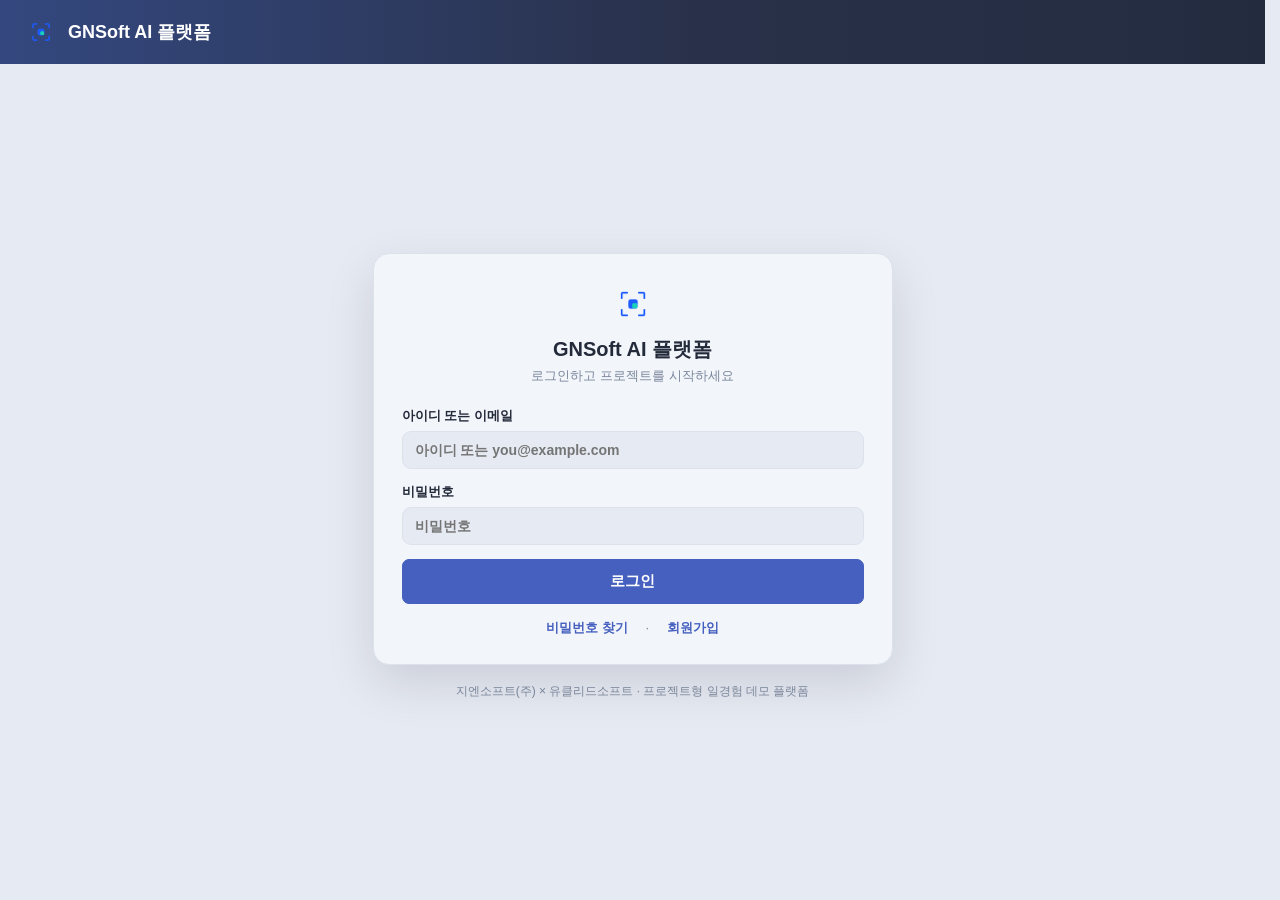
<file: web/pages/labeling.html>
<!DOCTYPE html>
<html lang="ko">
<head>
  <meta charset="UTF-8">
  <meta name="viewport" content="width=device-width, initial-scale=1.0">
  <title>GNSoft</title>
    <link rel="icon" type="image/png" href="../assets/img/logomark-dark.png" />
    <script>try{var t=(JSON.parse(localStorage.getItem("gnsoft.settings")||"{}")||{}).theme;document.documentElement.setAttribute("data-theme",t==="dark"?"dark":"light");}catch(e){}</script>
    <script>try{var _a=localStorage.getItem("gnsoft.auth");if(!_a||_a==="null"){location.replace("login.html");}}catch(e){}</script>
    <script>try{var _p=localStorage.getItem("gnsoft.currentProject");if(!_p||_p==="null"){location.replace("projects.html");}}catch(e){}</script>
  <link rel="stylesheet" href="../assets/css/common.css">
  <link rel="stylesheet" href="../assets/css/labeling.css">
</head>
<body>
  <div class="app">
    <aside class="sidebar">
      <a class="logo" href="dashboard.html"><img class="logo-img" src="../assets/img/logomark-transparent.png" alt="" />GNSoft</a>
      <button class="project-switch" type="button" title="프로젝트 전환"><span class="ps-emoji">📁</span><span class="ps-name">프로젝트</span><span class="ps-swap">전환 ⇄</span></button>
      <nav class="nav-group">
        <p class="nav-label">홈</p>
        <a class="nav-item" data-icon="⊞" href="dashboard.html">메인 대시보드</a>
        <p class="nav-label">질문 · 검색</p>
        <a class="nav-item" data-icon="☰" href="query.html">자연어 질의</a>
        <a class="nav-item" data-icon="⌕" href="rag.html">문서 지식 검색</a>
        <a class="nav-item" data-icon="◫" href="pubdata.html">공공데이터 통계</a>
        <p class="nav-label">데이터 작업</p>
        <a class="nav-item active" data-icon="⌗" href="labeling.html">이미지 분석·라벨링 <span class="nav-chevron">›</span></a>
        <a class="nav-item" data-icon="▱" href="data.html">데이터 관리</a>
        <p class="nav-label">자동화 · 보고서</p>
        <a class="nav-item" data-icon="✦" href="agent.html">업무 자동화</a>
        <a class="nav-item" data-icon="⇱" href="report.html">요약·보고서 생성</a>
      </nav>
      <button class="ai-open" type="button">✦ AI와 대화하기</button>
      <button class="history-open" type="button" title="내 질의·검색·이미지 작업 기록을 보고 삭제">기록 관리</button>
      <div class="user-box"><span class="avatar">도현</span><div><div class="user-name">박도현</div><div class="user-team">도로관리처 · 점검분석팀</div></div><span class="gear">⚙</span></div>
    </aside>
    <main class="main">
      <header class="topbar"><h1>이미지 분석·라벨링</h1><span class="live">LIVE</span><div class="top-actions"><span>?</span><span>♧</span></div></header>
      <nav class="mode-tabs"><button class="active">☰ 설명 분석</button><button>⌗ 박스로 찾기</button><span class="model-chip" data-model="vision">⚙ gemini-2.5-flash · 멀티모달</span></nav>
      <section class="label-layout">
        <aside class="label-panel">
          <div class="road-preview" title="클릭하면 크게 열어 라벨링합니다" role="button">
            <img class="preview-img" alt="분석 대상 이미지" hidden />
            <div class="road"></div>
            <span class="lane"></span>
            <div class="preview-boxes"></div>
          </div>
          <p class="sample">현재: <span class="sample-name">road_2026Q1_0142.jpg</span> <span class="image-count">이미지 1개</span></p>
          <div class="image-actions">
            <button class="btn flat add-images" type="button">＋ 사진 추가</button>
            <button class="btn flat add-folder" type="button">폴더 선택</button>
          </div>
          <input type="file" class="image-input" accept="image/*" multiple hidden />
          <input type="file" class="folder-input" accept="image/*" webkitdirectory hidden />
          <div class="image-strip"></div>
          <button class="btn primary wide batch-label" type="button" hidden>전체 AI 라벨링</button>
          <button class="btn flat wide open-label-modal" type="button">⛶ 크게 열어 라벨링</button>
          <hr class="panel-sep" />
          <h3>분석 시나리오 (프리셋)</h3>
          <div class="radio-list"><label class="active"><span></span>도로 파손/포트홀 찾기</label><label><span></span>이미지 전체 설명</label><label><span></span>객체 목록 뽑기</label><label><span></span>이상 상황 탐지</label></div>
          <h3>직접 질문 <small>(선택 · 입력 시 프리셋 대체)</small></h3>
          <textarea placeholder="예: 이 사진에서 보행자에게 위험한 요소를 찾아줘"></textarea>
          <button class="btn primary wide analyze-btn">✣ 분석하기</button>
        </aside>
        <section class="result-panel">
          <article class="card result-card">
            <div class="answer-head"><h3>✣ 분석 결과</h3><span class="status gray">신뢰도 0.91</span></div>
            <ul class="finding-list">
              <li><span class="badge red">상</span>포트홀 — 좌측 하단. 지름 약 35cm, 깊이 추정 6cm. 즉시 보수 대상.</li>
              <li><span class="badge orange">중</span>포트홀 — 중앙. 지름 약 18cm. 차량 손상 우려, 7일 이내 보수.</li>
              <li><span class="badge orange">중</span>선형 균열 — 우측 상단으로 진행. 표면 실링 권장.</li>
            </ul>
            <p class="result-hint">사진을 추가하면 <b>라벨링 화면이 바로 열립니다</b>. 다시 열려면 미리보기 사진을 클릭하거나 <b>‘크게 열어 라벨링’</b>을 누르세요.</p>
          </article>
        </section>
      </section>
    </main>
  </div>

  <!-- 라벨링 모달: 큰 이미지 위에서 박스 그리기/편집/삭제 -->
  <div class="modal-overlay" id="label-modal" hidden>
    <div class="modal label-modal" role="dialog" aria-modal="true" aria-label="라벨 편집">
      <header class="modal-head">
        <h3>라벨 편집 — <span class="modal-imgname">road_2026Q1_0142.jpg</span></h3>
        <div class="modal-nav" hidden>
          <button class="btn flat modal-prev" type="button" aria-label="이전 사진">‹ 이전</button>
          <span class="modal-pos">1 / 1</span>
          <button class="btn flat modal-next" type="button" aria-label="다음 사진">다음 ›</button>
        </div>
        <button class="modal-close" type="button" aria-label="닫기">✕</button>
      </header>
      <div class="modal-body">
        <div class="canvas-wrap">
          <div class="canvas-stage">
            <img class="canvas-img" alt="라벨 대상 이미지" />
            <div class="canvas-fallback">사진을 먼저 추가하면 여기에서 라벨링할 수 있습니다</div>
            <div class="canvas-boxes"></div>
          </div>
        </div>
        <aside class="label-side">
          <label class="field">새 박스 클래스명
            <input class="modal-class" value="포트홀" />
          </label>
          <div class="modal-actions">
            <button class="btn primary modal-detect" type="button" title="도로 파손 특화 모델(YOLO)로 포트홀·균열을 탐지">✣ 파손 자동 탐지</button>
            <button class="btn modal-detect-all" type="button" title="차량·보행자·표지판 등 이미지 속 모든 객체를 탐지해 원하는 것만 골라 라벨링">◎ 전체 객체 탐지</button>
            <button class="btn modal-clear" type="button">전체 지우기</button>
          </div>
          <div class="detect-filter" hidden>
            <h4>탐지된 객체 <small>원하는 클래스만 체크해 추가</small></h4>
            <div class="filter-chips"></div>
            <div class="filter-actions">
              <button class="btn flat filter-cancel" type="button">취소</button>
              <button class="btn primary filter-apply" type="button">선택 객체만 라벨 추가</button>
            </div>
          </div>
          <h4>박스 목록 <span class="box-total">0</span>개</h4>
          <ul class="box-list"></ul>
          <p class="modal-hint">이미지 위를 <b>드래그</b>해 박스를 그립니다. 목록의 ✕로 개별 삭제, 클래스명은 바로 수정. <b>저장</b>하면 박스가 미리보기에 유지됩니다.</p>
          <div class="modal-export">
            <button class="btn modal-export-img" type="button" title="라벨 박스가 그려진 이미지 내려받기">라벨 이미지 다운로드</button>
            <button class="btn modal-export-coco" type="button" title="COCO JSON 형식으로 라벨 파일 내려받기">COCO 내보내기</button>
            <button class="btn modal-export-yolo" type="button" title="YOLO txt 형식으로 라벨 파일 내려받기">YOLO 내보내기</button>
            <button class="btn primary modal-save" type="button" title="현재 박스를 라벨 데이터셋으로 저장하고 미리보기에 반영">라벨 데이터셋에 저장</button>
          </div>
        </aside>
      </div>
      <div class="confirm-save" hidden>
        <div class="confirm-box">
          <p>저장하지 않은 변경사항이 있습니다. 저장할까요?</p>
          <div class="confirm-actions">
            <button class="btn confirm-discard" type="button">저장 안 함</button>
            <button class="btn confirm-cancel" type="button">취소</button>
            <button class="btn primary confirm-save-btn" type="button">저장하고 닫기</button>
          </div>
        </div>
      </div>
    </div>
  </div>

  <script src="../assets/js/common.js"></script>
  <script src="../assets/js/labeling.js"></script>
</body>
</html>
</file>
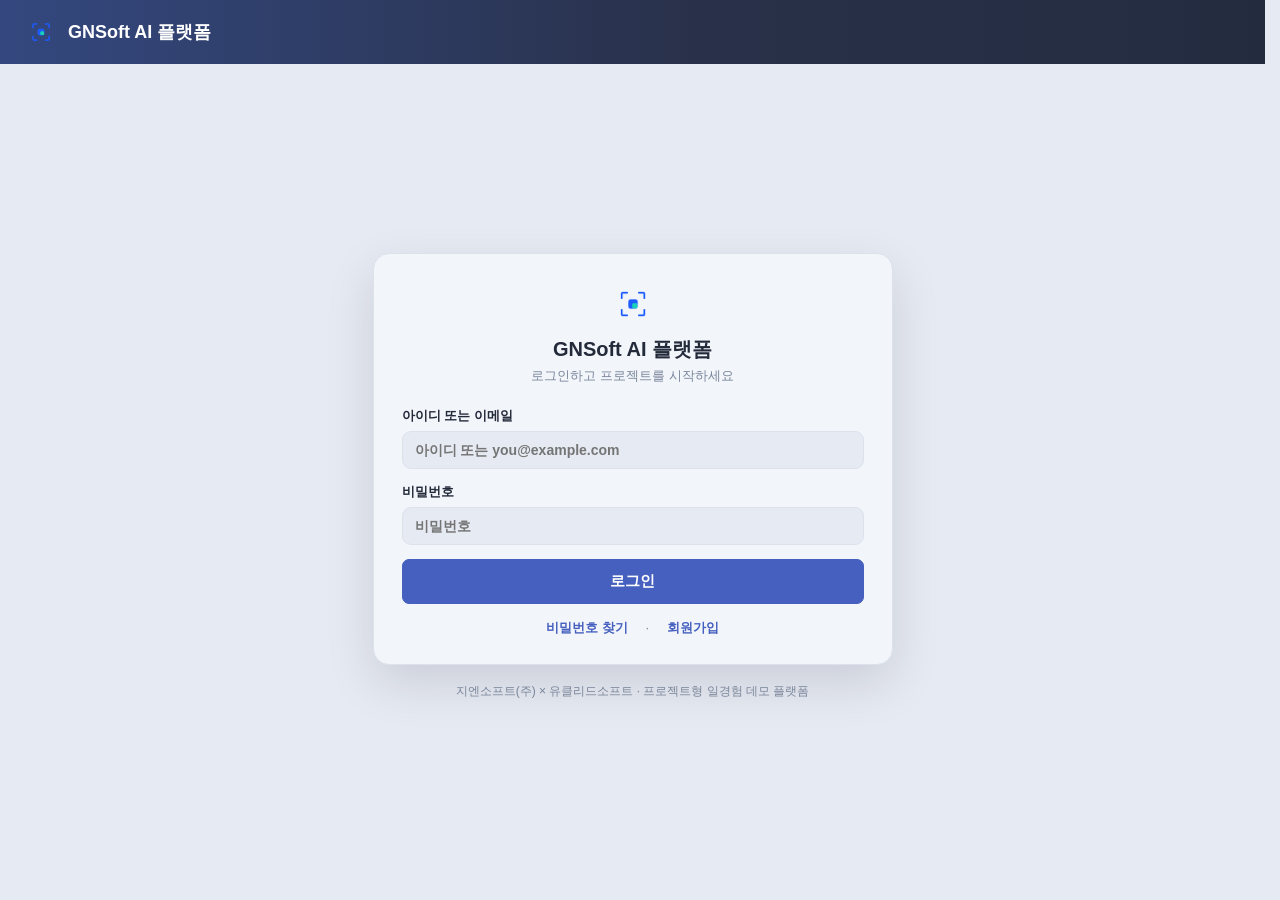
<file: web/pages/login.html>
<!DOCTYPE html>
<html lang="ko">
<head>
  <meta charset="UTF-8">
  <meta name="viewport" content="width=device-width, initial-scale=1.0">
  <title>GNSoft — 로그인</title>
    <link rel="icon" type="image/png" href="../assets/img/logomark-dark.png" />
    <script>try{var t=(JSON.parse(localStorage.getItem("gnsoft.settings")||"{}")||{}).theme;document.documentElement.setAttribute("data-theme",t==="dark"?"dark":"light");}catch(e){}</script>
  <link rel="stylesheet" href="../assets/css/common.css">
  <link rel="stylesheet" href="../assets/css/login.css">
</head>
<body>
  <div class="lg-page">
    <header class="lg-top">
      <span class="lg-logo"><img class="logo-img" src="../assets/img/logomark-transparent.png" alt="" />GNSoft AI 플랫폼</span>
    </header>

    <main class="lg-main">
      <div class="lg-card">
        <!-- 브랜드: 로고 + 서비스명 -->
        <div class="lg-brand">
          <img class="lg-brand-mark" src="../assets/img/logomark-transparent.png" alt="" />
          <h1 class="lg-brand-name">GNSoft AI 플랫폼</h1>
          <p class="lg-brand-sub">로그인하고 프로젝트를 시작하세요</p>
        </div>

        <!-- 로그인 -->
        <form class="lg-form" data-form="login">
          <div class="lg-alert" hidden></div>
          <label class="field">아이디 또는 이메일
            <input type="text" name="email" placeholder="아이디 또는 you@example.com" autocomplete="username" required />
          </label>
          <label class="field">비밀번호
            <input type="password" name="password" placeholder="비밀번호" autocomplete="current-password" required />
          </label>
          <button class="btn primary lg-submit" type="submit">로그인</button>
          <p class="lg-hint">
            <button class="lg-switch" data-view="reset" type="button">비밀번호 찾기</button>
            <span class="lg-dot">·</span>
            <button class="lg-switch" data-open="signup" type="button">회원가입</button>
          </p>
        </form>

        <!-- 비밀번호 찾기 — 모달 없이 카드 안에서 로그인 폼과 전환 -->
        <form class="lg-form" data-form="reset" hidden>
          <div class="lg-alert" hidden></div>
          <p class="lg-reset-desc">가입하신 이메일 주소를 입력하시면 비밀번호 재설정 링크를 보내드립니다.</p>
          <label class="field">이메일
            <input type="email" name="email" placeholder="you@example.com" autocomplete="email" required />
          </label>
          <button class="btn primary lg-submit" type="submit">재설정 링크 보내기</button>
          <p class="lg-hint"><button class="lg-switch" data-view="login" type="button">← 로그인으로 돌아가기</button></p>
        </form>
      </div>
      <p class="lg-foot">지엔소프트(주) × 유클리드소프트 · 프로젝트형 일경험 데모 플랫폼</p>
    </main>
  </div>

  <!-- 회원가입 모달 -->
  <div class="modal-overlay" id="signup-modal" hidden>
    <div class="modal lg-signup-modal" role="dialog" aria-modal="true">
      <header class="modal-head"><h3>회원가입</h3>
        <button class="modal-close" type="button" aria-label="닫기">✕</button></header>
      <div class="modal-body">
        <form class="lg-form" data-form="signup">
          <div class="lg-alert" hidden></div>
          <div class="lg-grid">
            <label class="field"><span class="field-cap">이름 <span class="req">*</span></span>
              <input type="text" name="name" placeholder="홍길동" autocomplete="name" required />
            </label>
            <label class="field"><span class="field-cap">이메일 <span class="req">*</span></span>
              <input type="email" name="email" placeholder="you@example.com" autocomplete="email" required />
            </label>
            <label class="field"><span class="field-cap">비밀번호 <span class="req">*</span></span>
              <input type="password" name="password" placeholder="8자 이상" autocomplete="new-password" minlength="8" required />
            </label>
            <label class="field"><span class="field-cap">비밀번호 확인 <span class="req">*</span></span>
              <input type="password" name="password2" placeholder="다시 입력" autocomplete="new-password" required />
            </label>
            <label class="field">회사·기관
              <input type="text" name="company" placeholder="예: 지엔소프트(주)" autocomplete="organization" />
            </label>
            <label class="field">부서·직함
              <input type="text" name="team" placeholder="예: 도로관리처 · 점검분석팀" />
            </label>
          </div>

          <div class="lg-consent">
            <label class="lg-check all">
              <input type="checkbox" data-consent="all" />
              <span><b>전체 동의</b> (선택 항목 포함)</span>
            </label>
            <hr />
            <label class="lg-check">
              <input type="checkbox" data-consent="terms" />
              <span><em class="req-tag">[필수]</em> 서비스 이용약관 동의</span>
              <button class="lg-view" data-doc="terms" type="button">보기</button>
            </label>
            <label class="lg-check">
              <input type="checkbox" data-consent="privacy" />
              <span><em class="req-tag">[필수]</em> 개인정보 수집·이용 동의</span>
              <button class="lg-view" data-doc="privacy" type="button">보기</button>
            </label>
            <label class="lg-check">
              <input type="checkbox" data-consent="marketing" />
              <span><em class="opt-tag">[선택]</em> 서비스 소식·알림 수신 동의</span>
            </label>
          </div>

          <button class="btn primary lg-submit" type="submit">동의하고 가입하기</button>
          <p class="lg-hint">이미 계정이 있으신가요? <button class="lg-switch" data-close="signup" type="button">로그인</button></p>
        </form>
      </div>
    </div>
  </div>

  <!-- 약관·개인정보 전문 모달 -->
  <div class="modal-overlay" id="doc-modal" hidden>
    <div class="modal lg-doc-modal" role="dialog" aria-modal="true">
      <header class="modal-head"><h3 class="doc-title"></h3>
        <button class="modal-close" type="button" aria-label="닫기">✕</button></header>
      <div class="modal-body"><div class="doc-body"></div></div>
      <div class="modal-foot">
        <button class="btn primary doc-agree" type="button">동의하고 닫기</button>
      </div>
    </div>
  </div>

  <script src="../assets/js/login.js"></script>
</body>
</html>
</file>
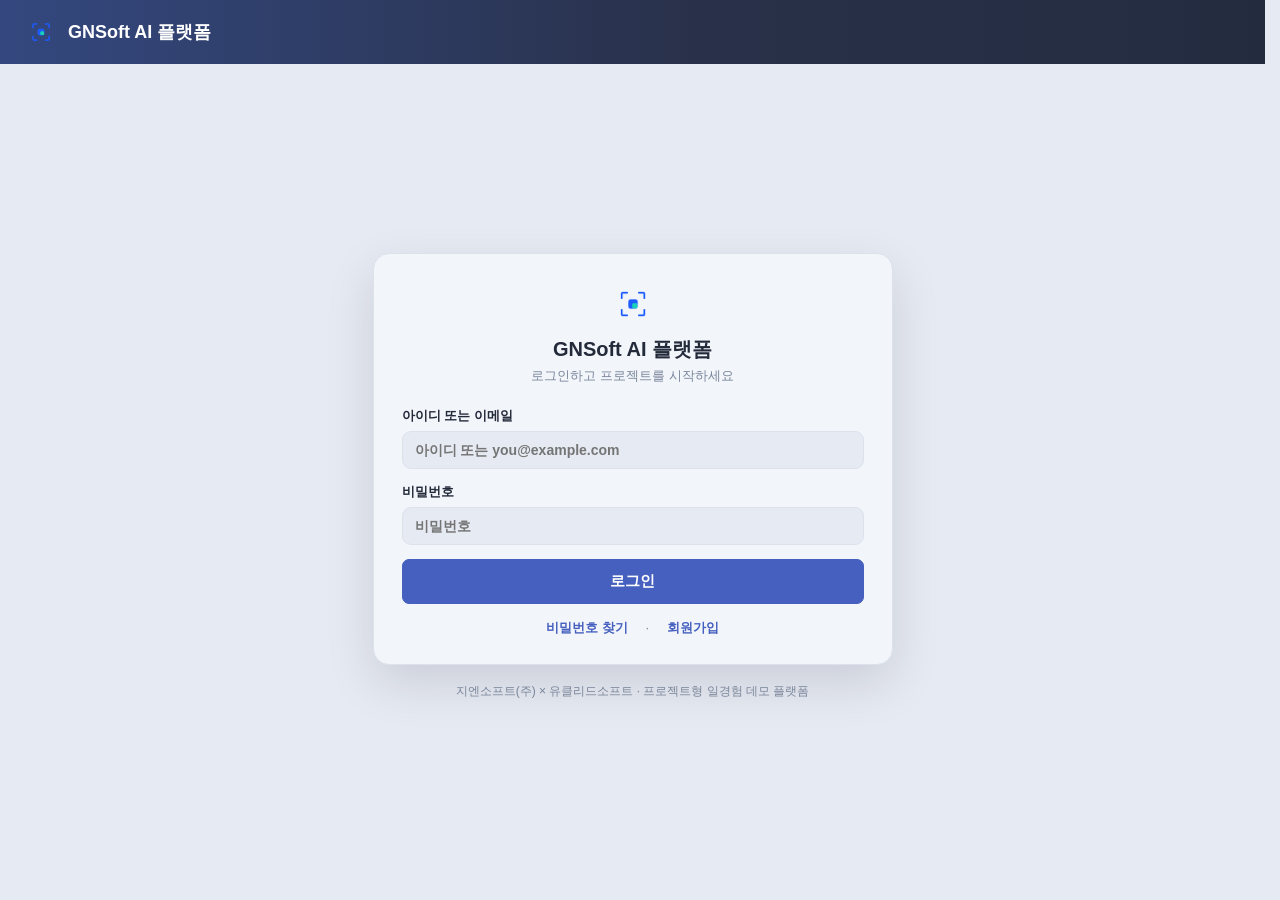
<file: web/pages/projects.html>
<!DOCTYPE html>
<html lang="ko">
<head>
  <meta charset="UTF-8">
  <meta name="viewport" content="width=device-width, initial-scale=1.0">
  <title>GNSoft — 프로젝트 선택</title>
    <link rel="icon" type="image/png" href="../assets/img/logomark-dark.png" />
    <script>try{var t=(JSON.parse(localStorage.getItem("gnsoft.settings")||"{}")||{}).theme;document.documentElement.setAttribute("data-theme",t==="dark"?"dark":"light");}catch(e){}</script>
    <script>try{var _a=localStorage.getItem("gnsoft.auth");if(!_a||_a==="null"){location.replace("login.html");}}catch(e){}</script>
  <link rel="stylesheet" href="../assets/css/common.css">
  <link rel="stylesheet" href="../assets/css/projects.css">
</head>
<body>
  <div class="pj-landing">
    <header class="pj-top">
      <span class="pj-logo"><img class="logo-img" src="../assets/img/logomark-transparent.png" alt="" />GNSoft AI 플랫폼</span>
      <div class="pj-top-right">
        <div class="user-box">
          <span class="avatar" title="내 프로필" role="button" tabindex="0">도현</span>
        </div>
      </div>
    </header>

    <main class="pj-main">
      <!-- 프로젝트 선택(노트북 목록) -->
      <section class="pj-gallery" data-role="gallery">
        <div class="pj-gallery-head">
          <h2>프로젝트를 선택하세요</h2>
          <p>작업은 프로젝트(노트북) 단위로 나뉩니다. 프로젝트를 열면 그 안에서 질의·검색·라벨링·보고서·기록이 따로 관리됩니다.</p>
        </div>
        <div class="pj-grid" data-role="grid"></div>
      </section>

      <!-- 상세(소스 + 검수) -->
      <section class="pj-detail" data-role="detail" hidden>
        <div class="pj-detail-bar">
          <button class="pj-back" data-role="back" type="button">← 프로젝트 목록</button>
          <button class="btn primary pj-enter" data-role="enter" type="button">이 프로젝트로 들어가기 →</button>
        </div>
        <div class="pj-detail-head">
          <div class="pj-detail-title"><span class="pj-emoji" data-role="d-emoji"></span><h2 data-role="d-name"></h2></div>
          <div class="pj-progress-wrap">
            <span class="pj-progress-label" data-role="d-progress-label"></span>
            <div class="pj-progress"><span data-role="d-progress-bar"></span></div>
          </div>
        </div>
        <div class="pj-src-toolbar">
          <h3>소스 · 검수</h3>
          <button class="btn primary pj-add-src" data-role="add-src" type="button">+ 소스 추가</button>
        </div>
        <div class="pj-src-list" data-role="src-list"></div>
      </section>
    </main>
  </div>
  <script src="../assets/js/common.js"></script>
  <script src="../assets/js/projects.js"></script>
</body>
</html>
</file>
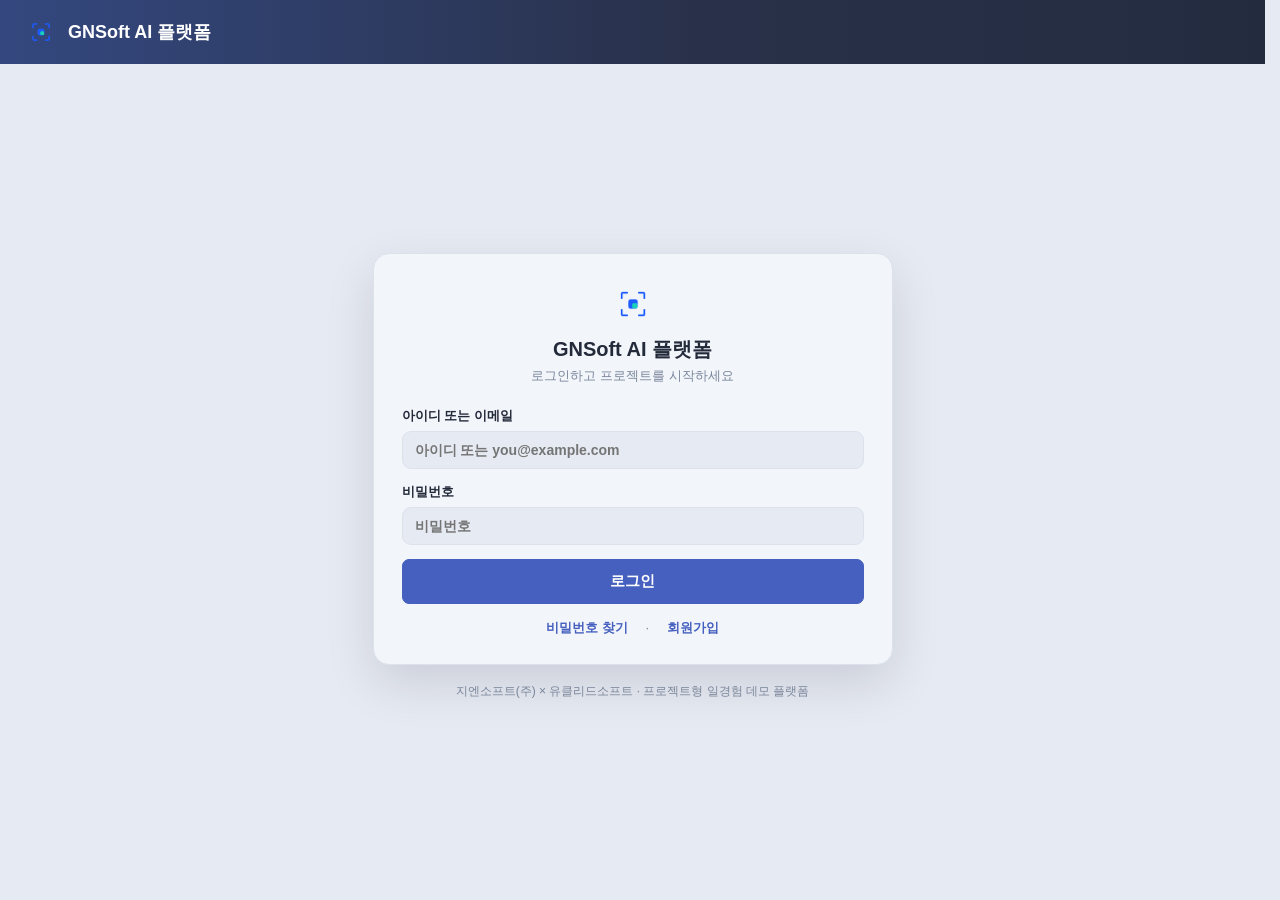
<file: web/pages/pubdata.html>
<!DOCTYPE html>
<html lang="ko">
<head>
  <meta charset="UTF-8">
  <meta name="viewport" content="width=device-width, initial-scale=1.0">
  <title>GNSoft</title>
    <link rel="icon" type="image/png" href="../assets/img/logomark-dark.png" />
    <script>try{var t=(JSON.parse(localStorage.getItem("gnsoft.settings")||"{}")||{}).theme;document.documentElement.setAttribute("data-theme",t==="dark"?"dark":"light");}catch(e){}</script>
    <script>try{var _a=localStorage.getItem("gnsoft.auth");if(!_a||_a==="null"){location.replace("login.html");}}catch(e){}</script>
    <script>try{var _p=localStorage.getItem("gnsoft.currentProject");if(!_p||_p==="null"){location.replace("projects.html");}}catch(e){}</script>
  <link rel="stylesheet" href="../assets/css/common.css">
  <link rel="stylesheet" href="../assets/css/pubdata.css">
</head>
<body>
  <div class="app">
    <aside class="sidebar">
      <a class="logo" href="dashboard.html"><img class="logo-img" src="../assets/img/logomark-transparent.png" alt="" />GNSoft</a>
      <button class="project-switch" type="button" title="프로젝트 전환"><span class="ps-emoji">📁</span><span class="ps-name">프로젝트</span><span class="ps-swap">전환 ⇄</span></button>
      <nav class="nav-group">
        <p class="nav-label">홈</p>
        <a class="nav-item" data-icon="⊞" href="dashboard.html">메인 대시보드</a>
        <p class="nav-label">질문 · 검색</p>
        <a class="nav-item" data-icon="☰" href="query.html">자연어 질의</a>
        <a class="nav-item" data-icon="⌕" href="rag.html">문서 지식 검색</a>
        <a class="nav-item active" data-icon="◫" href="pubdata.html">공공데이터 통계 <span class="nav-chevron">›</span></a>
        <p class="nav-label">데이터 작업</p>
        <a class="nav-item" data-icon="⌗" href="labeling.html">이미지 분석·라벨링</a>
        <a class="nav-item" data-icon="▱" href="data.html">데이터 관리</a>
        <p class="nav-label">자동화 · 보고서</p>
        <a class="nav-item" data-icon="✦" href="agent.html">업무 자동화</a>
        <a class="nav-item" data-icon="⇱" href="report.html">요약·보고서 생성</a>
      </nav>
      <button class="ai-open" type="button">✦ AI와 대화하기</button>
      <button class="history-open" type="button" title="내 질의·검색·이미지 작업 기록을 보고 삭제">기록 관리</button>
      <div class="user-box"><span class="avatar">도현</span><div><div class="user-name">박도현</div><div class="user-team">도로관리처 · 점검분석팀</div></div><span class="gear">⚙</span></div>
    </aside>
    <main class="main">
      <header class="topbar"><h1>공공데이터 통계</h1><span class="live">LIVE</span><div class="top-actions"><span class="model-chip" data-model="llm">⚙ gemini-2.5-flash</span><span>?</span></div></header>

      <section class="pd-layout">
        <div class="pd-search card">
          <label class="pd-label"><span>1</span>공공데이터포털에서 찾기</label>
          <div class="pd-search-line">
            <input class="pd-input" value="포트홀 도로 파손" placeholder="예: 포트홀, CCTV 이상행동, 시설물 안전점검, 교통사고">
            <button class="btn primary pd-go">→ 통계 보기</button>
          </div>
          <div class="pd-chips">
            <button class="pd-chip" type="button">포트홀 도로 파손</button>
            <button class="pd-chip" type="button">CCTV 이상행동</button>
            <button class="pd-chip" type="button">시설물 안전점검</button>
            <button class="pd-chip" type="button">교통사고 다발지역</button>
          </div>
          <p class="pd-help">
            자연어로 주제를 입력하면 <b>공공데이터포털(data.go.kr)</b> 관련 데이터셋과
            통계를 찾아 시각화합니다. <span class="pd-badge sample">샘플 통계</span> 표시는 발표용 예시 수치입니다.
          </p>
          <p class="pd-catalog" data-role="catalog"></p>
        </div>

        <div class="pd-result" hidden>
          <div class="pd-summary card">
            <div class="pd-summary-head">
              <h3>✣ AI 통계 요약 <span class="pd-badge" data-role="summary-badge"></span></h3>
              <span class="pd-domain" data-role="domain"></span>
            </div>
            <p class="pd-summary-text" data-role="summary"></p>
            <ul class="pd-insights" data-role="insights"></ul>
            <div class="pd-summary-actions">
              <button class="btn flat pd-to-report" type="button" title="이 통계 요약을 보고서 초안으로 보냅니다">보고서로 보내기 →</button>
              <a class="btn flat pd-portal" target="_blank" rel="noopener">data.go.kr에서 열기 ↗</a>
            </div>
          </div>

          <div class="pd-chart card">
            <h3 class="pd-chart-title" data-role="chart-title"></h3>
            <p class="pd-chart-src" data-role="chart-src"></p>
            <div class="pd-bars" data-role="bars"></div>
          </div>

          <div class="pd-datasets">
            <h2 class="section-title">▤ 관련 공공데이터셋 <small data-role="ds-count"></small></h2>
            <div class="pd-ds-list" data-role="datasets"></div>
          </div>
        </div>
      </section>
    </main>
  </div>
  <script src="../assets/js/common.js"></script>
  <script src="../assets/js/pubdata.js"></script>
</body>
</html>
</file>
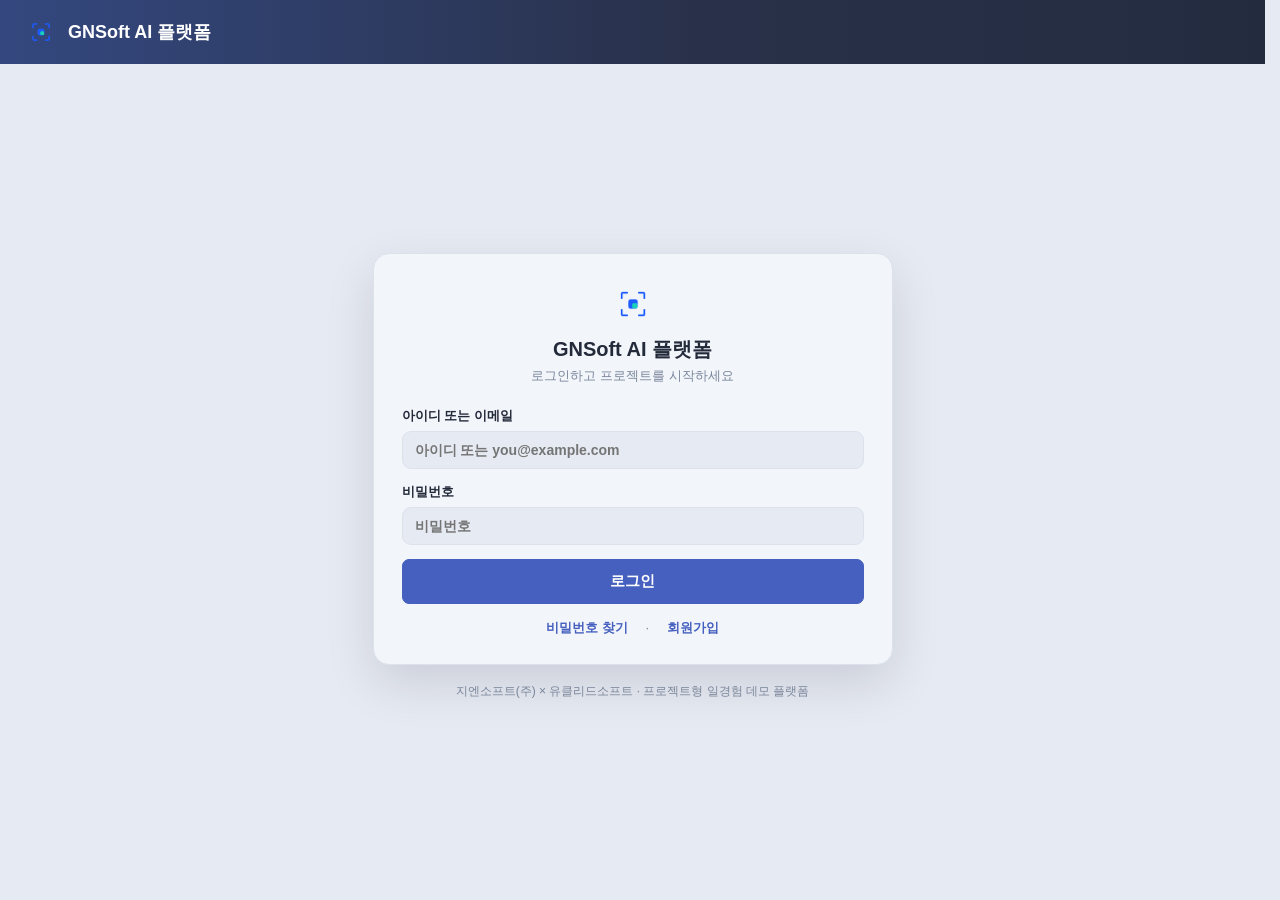
<file: web/pages/query.html>
<!doctype html>
<html lang="ko">
  <head>
    <meta charset="UTF-8" />
    <meta name="viewport" content="width=device-width, initial-scale=1.0" />
    <title>GNSoft</title>
    <link rel="icon" type="image/png" href="../assets/img/logomark-dark.png" />
    <script>try{var t=(JSON.parse(localStorage.getItem("gnsoft.settings")||"{}")||{}).theme;document.documentElement.setAttribute("data-theme",t==="dark"?"dark":"light");}catch(e){}</script>
    <script>try{var _a=localStorage.getItem("gnsoft.auth");if(!_a||_a==="null"){location.replace("login.html");}}catch(e){}</script>
    <script>try{var _p=localStorage.getItem("gnsoft.currentProject");if(!_p||_p==="null"){location.replace("projects.html");}}catch(e){}</script>
    <link rel="stylesheet" href="../assets/css/common.css" />
    <link rel="stylesheet" href="../assets/css/query.css" />
  </head>
  <body>
    <div class="app">
      <aside class="sidebar">
        <a class="logo" href="dashboard.html"><img class="logo-img" src="../assets/img/logomark-transparent.png" alt="" />GNSoft</a>
        <button class="project-switch" type="button" title="프로젝트 전환"><span class="ps-emoji">📁</span><span class="ps-name">프로젝트</span><span class="ps-swap">전환 ⇄</span></button>
        <nav class="nav-group">
        <p class="nav-label">홈</p>
        <a class="nav-item" data-icon="⊞" href="dashboard.html">메인 대시보드</a>
        <p class="nav-label">질문 · 검색</p>
        <a class="nav-item active" data-icon="☰" href="query.html">자연어 질의 <span class="nav-chevron">›</span></a>
        <a class="nav-item" data-icon="⌕" href="rag.html">문서 지식 검색</a>
        <a class="nav-item" data-icon="◫" href="pubdata.html">공공데이터 통계</a>
        <p class="nav-label">데이터 작업</p>
        <a class="nav-item" data-icon="⌗" href="labeling.html">이미지 분석·라벨링</a>
        <a class="nav-item" data-icon="▱" href="data.html">데이터 관리</a>
        <p class="nav-label">자동화 · 보고서</p>
        <a class="nav-item" data-icon="✦" href="agent.html">업무 자동화</a>
        <a class="nav-item" data-icon="⇱" href="report.html">요약·보고서 생성</a>
      </nav>
        <button class="ai-open" type="button">✦ AI와 대화하기</button>
        <button class="history-open" type="button" title="내 질의·검색·이미지 작업 기록을 보고 삭제">기록 관리</button>
        <div class="user-box">
          <span class="avatar">도현</span>
          <div>
            <div class="user-name">박도현</div>
            <div class="user-team">도로관리처 · 점검분석팀</div>
          </div>
          <span class="gear">⚙</span>
        </div>
      </aside>
      <main class="main query-main">
        <header class="topbar">
          <h1>자연어 질의</h1>
          <span class="live">LIVE</span>
          <div class="top-actions"><span class="model-chip" data-model="llm">⚙ gemini-2.5-flash</span><span>?</span><span>♧</span></div>
        </header>
        <section class="query-stage">
          <div class="empty-state">
            <div class="spark">✣</div>
            <h2>무엇이든 자연어로 물어보세요</h2>
            <p>
              질문을 이해해 이미지 분석·공공데이터 검색·보고서 생성·업무<br />자동화로
              자동 연결합니다.
            </p>
            <div class="prompt-grid">
              <button class="card"><span>⌗</span>포트홀 영역을 찾아줘</button>
              <button class="card">
                <span><i class="search-line-icon" aria-hidden="true"></i></span
                >공공데이터포털 기반으로 도로 파손 통계를 보여줘
              </button>
              <button class="card">
                <span><i class="search-line-icon" aria-hidden="true"></i></span
                >검색 결과를 요약해서 보고서로 만들어줘
              </button>
              <button class="card">
                <span>⌗</span>심각한 포트홀 대응 절차를 자동으로 추천해줘
              </button>
            </div>
          </div>
        </section>
        <section class="chat-dock">
          <div class="input-wrap">
            <input
              type="text"
              placeholder="자연어로 질문하세요 — 예: 포트홀 영역을 찾아줘"
            />
          <button class="btn primary">→</button>
          </div>
          <div class="suggestions">
            <span class="pill">포트홀 영역을 찾아줘</span>
            <span class="pill"
              >공공데이터포털 기반으로 도로 파손 통계를 보여줘</span
            >
            <span class="pill">검색 결과를 요약해서 보고서로 만들어줘</span>
            <span class="pill"
              >심각한 포트홀 대응 절차를 자동으로 추천해줘</span
            >
          </div>
        </section>
      </main>
    </div>
    <script src="../assets/js/common.js"></script>
    <script src="../assets/js/query.js"></script>
  </body>
</html>
</file>
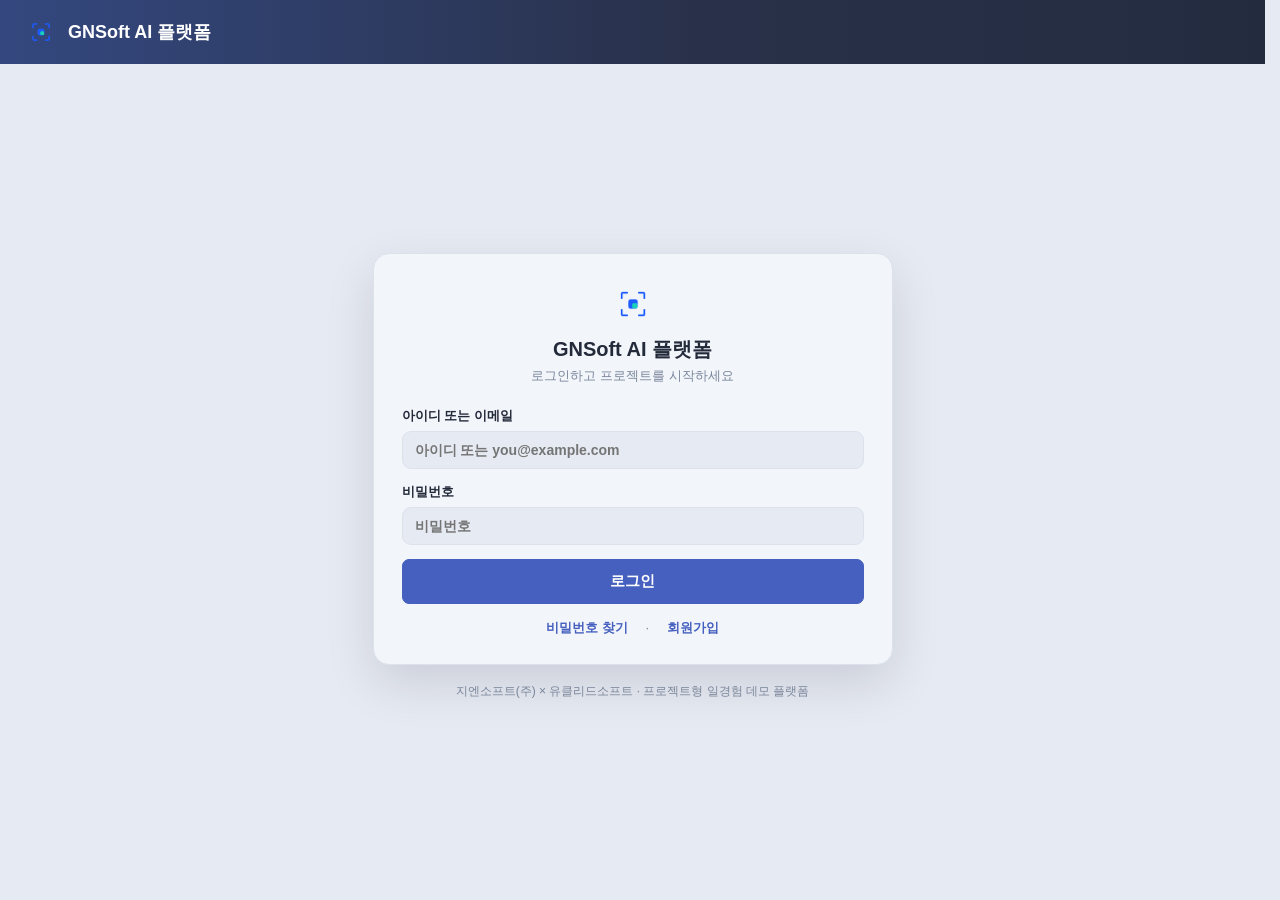
<file: web/pages/rag.html>
<!DOCTYPE html>
<html lang="ko">
<head>
  <meta charset="UTF-8">
  <meta name="viewport" content="width=device-width, initial-scale=1.0">
  <title>GNSoft</title>
    <link rel="icon" type="image/png" href="../assets/img/logomark-dark.png" />
    <script>try{var t=(JSON.parse(localStorage.getItem("gnsoft.settings")||"{}")||{}).theme;document.documentElement.setAttribute("data-theme",t==="dark"?"dark":"light");}catch(e){}</script>
    <script>try{var _a=localStorage.getItem("gnsoft.auth");if(!_a||_a==="null"){location.replace("login.html");}}catch(e){}</script>
    <script>try{var _p=localStorage.getItem("gnsoft.currentProject");if(!_p||_p==="null"){location.replace("projects.html");}}catch(e){}</script>
  <link rel="stylesheet" href="../assets/css/common.css">
  <link rel="stylesheet" href="../assets/css/rag.css">
</head>
<body>
  <div class="app">
    <aside class="sidebar">
      <a class="logo" href="dashboard.html"><img class="logo-img" src="../assets/img/logomark-transparent.png" alt="" />GNSoft</a>
      <button class="project-switch" type="button" title="프로젝트 전환"><span class="ps-emoji">📁</span><span class="ps-name">프로젝트</span><span class="ps-swap">전환 ⇄</span></button>
      <nav class="nav-group">
        <p class="nav-label">홈</p>
        <a class="nav-item" data-icon="⊞" href="dashboard.html">메인 대시보드</a>
        <p class="nav-label">질문 · 검색</p>
        <a class="nav-item" data-icon="☰" href="query.html">자연어 질의</a>
        <a class="nav-item active" data-icon="⌕" href="rag.html">문서 지식 검색 <span class="nav-chevron">›</span></a>
        <a class="nav-item" data-icon="◫" href="pubdata.html">공공데이터 통계</a>
        <p class="nav-label">데이터 작업</p>
        <a class="nav-item" data-icon="⌗" href="labeling.html">이미지 분석·라벨링</a>
        <a class="nav-item" data-icon="▱" href="data.html">데이터 관리</a>
        <p class="nav-label">자동화 · 보고서</p>
        <a class="nav-item" data-icon="✦" href="agent.html">업무 자동화</a>
        <a class="nav-item" data-icon="⇱" href="report.html">요약·보고서 생성</a>
      </nav>
      <button class="ai-open" type="button">✦ AI와 대화하기</button>
      <button class="history-open" type="button" title="내 질의·검색·이미지 작업 기록을 보고 삭제">기록 관리</button>
      <div class="user-box"><span class="avatar">도현</span><div><div class="user-name">박도현</div><div class="user-team">도로관리처 · 점검분석팀</div></div><span class="gear">⚙</span></div>
    </aside>
    <main class="main">
      <header class="topbar"><h1>문서 지식 검색</h1><span class="live">LIVE</span><div class="top-actions"><span class="model-chip" data-model="llm">⚙ gemini-2.5-flash</span><span>?</span><span>♧</span></div></header>
      <section class="rag-layout">
        <aside class="knowledge">
          <h2><span class="kb-icon">▥</span>지식베이스</h2>

          <section class="kb-section">
            <h3><span>1</span>문서 준비</h3>
            <div class="toggle-row" title="켜면 도로·포트홀·시설물 기본 샘플 문서를 검색 대상(근거)에 포함합니다">
              <div><b>샘플 점검 문서 사용</b><p>기본 제공 문서를 검색 근거에 포함</p></div>
              <span class="switch"></span>
            </div>
            <label class="upload card">
              <input type="file" class="upload-input" multiple accept=".txt,.md,.pdf">
              <span class="upload-icon">⇧</span>
              <b>내 문서 선택</b>
              <small>txt · md · pdf</small>
            </label>
            <div class="staged-files" hidden></div>
            <div class="index-actions">
              <button class="btn primary index-btn" title="선택한 문서를 참고중인 파일(검색 근거)에 추가합니다">문서 색인</button>
              <button class="btn flat stage-clear" title="아직 색인하지 않은 선택만 취소합니다(참고중인 파일은 그대로)">선택 취소</button>
            </div>
            <p class="kb-help">
              문서를 <b>선택</b>한 뒤 <b>문서 색인</b>을 눌러야 ‘참고중인 파일’에 추가됩니다.
              <b>선택 취소</b>는 색인 전 선택만 비웁니다.
            </p>
            <div class="indexed">✓ 색인됨</div>
          </section>

          <section class="kb-section">
            <h3><span>◉</span>웹에서 찾아 넣기</h3>
            <div class="search-line"><input value="포트홀 도로 보수 기준"><button>검색</button></div>
            <div class="web-results"></div>
          </section>

          <section class="kb-section">
            <h3><span>⌘</span>참고중인 파일</h3>
            <ul class="file-list"></ul>
            <button class="btn flat wide reset-all" type="button" title="참고중인 파일 전체를 비우고 기본 샘플만 남깁니다">
              ↻ 전체 참고 파일 초기화
            </button>
          </section>
        </aside>

        <section class="rag-content">
          <div class="ask-box">
            <label><span>2</span>질문하기</label>
            <div class="ask-line"><input value="심각한 포트홀은 며칠 안에 보수해야 해?"><button class="btn primary">→ 질문하기</button></div>
          </div>

          <article class="card answer">
            <div class="answer-head"><h3>✣ AI 답변 <span class="status green">하이브리드 RAG</span></h3><span class="status green">신뢰도 0.93</span></div>
            <p>포트홀은 등급에 따라 보수 기한이 다릅니다. <b>심각(상) 등급은 발견 즉시 24시간 이내 긴급 보수</b> 대상입니다. <sup>1</sup> 보통(중)은 7일 이내, 경미(하)는 정기 보수 주기에 포함해 처리합니다. <sup>2</sup></p>
            <div class="answer-actions"><small>top-K 4 · 14 chunks · 0.41s</small></div>
          </article>

          <h2 class="section-title">⌕ 검색된 근거 <small>3 sources · RRF</small></h2>
          <div class="source-list">
            <article class="card source"><div><b><span>1</span>포트홀_보수_기준.md</b><p>심각(상) 등급은 발견 즉시 24시간 이내 긴급 보수. 보통(중) 등급은 7일 이내 보수.</p></div><i><span style="width:94%"></span></i><em>0.94</em></article>
            <article class="card source"><div><b><span>2</span>포트홀_보수_기준.md</b><p>심각(상): 지름 30cm 이상 또는 깊이 5cm 이상. 차량 손상 우려.</p></div><i><span style="width:90%"></span></i><em>0.90</em></article>
            <article class="card source"><div><b><span>3</span>도로_균열_점검.md</b><p>균열 폭 3mm 이상이면 보수 대상으로 기록한다. 거북등 균열은 면적을 산정하여 보수 물량을 추정한다.</p></div><i><span style="width:71%"></span></i><em>0.71</em></article>
          </div>
        </section>
      </section>
    </main>
  </div>
  <script src="../assets/js/common.js"></script>
  <script src="../assets/js/rag.js"></script>
</body>
</html>
</file>
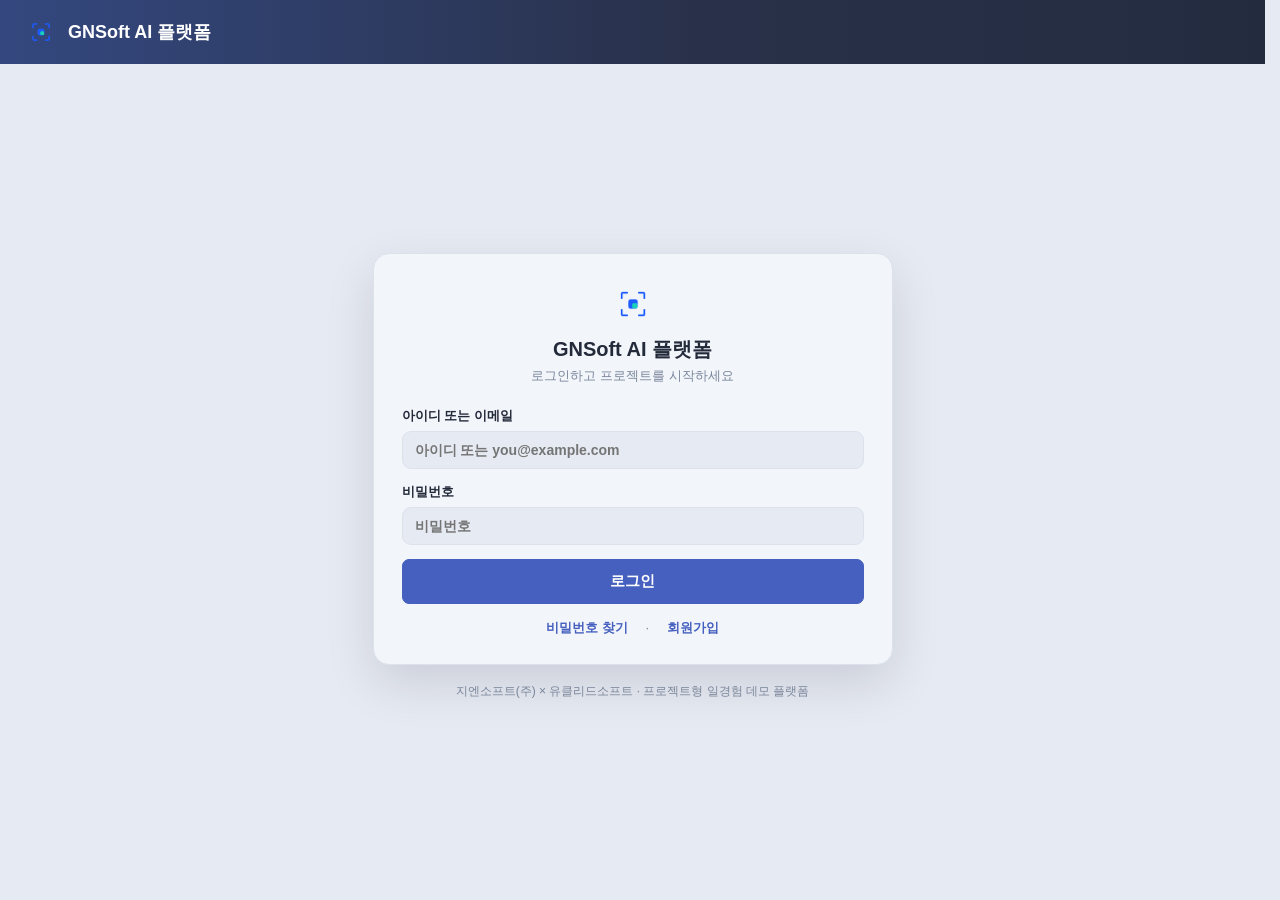
<file: web/pages/report.html>
<!doctype html>
<html lang="ko">
  <head>
    <meta charset="UTF-8" />
    <meta name="viewport" content="width=device-width, initial-scale=1.0" />
    <title>GNSoft</title>
    <link rel="icon" type="image/png" href="../assets/img/logomark-dark.png" />
    <script>try{var t=(JSON.parse(localStorage.getItem("gnsoft.settings")||"{}")||{}).theme;document.documentElement.setAttribute("data-theme",t==="dark"?"dark":"light");}catch(e){}</script>
    <script>try{var _a=localStorage.getItem("gnsoft.auth");if(!_a||_a==="null"){location.replace("login.html");}}catch(e){}</script>
    <script>try{var _p=localStorage.getItem("gnsoft.currentProject");if(!_p||_p==="null"){location.replace("projects.html");}}catch(e){}</script>
    <link rel="stylesheet" href="../assets/css/common.css" />
    <link rel="stylesheet" href="../assets/css/report.css" />
  </head>
  <body>
    <div class="app">
      <aside class="sidebar">
        <a class="logo" href="dashboard.html"><img class="logo-img" src="../assets/img/logomark-transparent.png" alt="" />GNSoft</a>
        <button class="project-switch" type="button" title="프로젝트 전환"><span class="ps-emoji">📁</span><span class="ps-name">프로젝트</span><span class="ps-swap">전환 ⇄</span></button>
        <nav class="nav-group">
        <p class="nav-label">홈</p>
        <a class="nav-item" data-icon="⊞" href="dashboard.html">메인 대시보드</a>
        <p class="nav-label">질문 · 검색</p>
        <a class="nav-item" data-icon="☰" href="query.html">자연어 질의</a>
        <a class="nav-item" data-icon="⌕" href="rag.html">문서 지식 검색</a>
        <a class="nav-item" data-icon="◫" href="pubdata.html">공공데이터 통계</a>
        <p class="nav-label">데이터 작업</p>
        <a class="nav-item" data-icon="⌗" href="labeling.html">이미지 분석·라벨링</a>
        <a class="nav-item" data-icon="▱" href="data.html">데이터 관리</a>
        <p class="nav-label">자동화 · 보고서</p>
        <a class="nav-item" data-icon="✦" href="agent.html">업무 자동화</a>
        <a class="nav-item active" data-icon="⇱" href="report.html">요약·보고서 생성 <span class="nav-chevron">›</span></a>
      </nav>
        <button class="ai-open" type="button">✦ AI와 대화하기</button>
        <button class="history-open" type="button" title="내 질의·검색·이미지 작업 기록을 보고 삭제">기록 관리</button>
        <div class="user-box">
          <span class="avatar">도현</span>
          <div>
            <div class="user-name">박도현</div>
            <div class="user-team">도로관리처 · 점검분석팀</div>
          </div>
          <span class="gear">⚙</span>
        </div>
      </aside>
      <main class="main">
        <header class="topbar">
          <h1>요약·보고서 생성</h1>
          <span class="live">LIVE</span>
          <div class="top-actions"><span class="model-chip" data-model="llm">⚙ gemini-2.5-flash</span><span>?</span><span>♧</span></div>
        </header>
        <section class="report-layout">
          <aside class="report-form">
            <h2>◫ 보고서 구성</h2>
            <p class="report-hint">
              내가 웹에서 한 활동(질의·검색·이미지 분석·라벨·업로드)을 분석·통계 내어
              보고서를 만듭니다.
            </p>
            <h3>보고서 유형</h3>
            <div class="select-list">
              <button class="active">
                <i class="chart-icon" aria-hidden="true"></i>활동 요약</button
              ><button>☰ 활동 통계</button><button>▢ 상세 내역</button>
            </div>
            <h3>기간</h3>
            <div class="date-range">
              <label class="date-field"
                ><span>시작일</span
                ><input type="date" class="date-start"
              /></label>
              <label class="date-field"
                ><span>종료일</span
                ><input type="date" class="date-end"
              /></label>
            </div>
            <div class="source-toggle chart-toggle">
              <b>통계 차트 포함</b><span class="switch"></span>
            </div>
            <h3>내 작업에서 가져오기</h3>
            <p class="report-hint">
              분석·라벨한 이미지와 RAG로 도출한 결과를 보고서에 넣을 수 있습니다.
            </p>
            <div class="artifact-list"></div>
            <h3>직접 사진 첨부</h3>
            <button class="btn add-report-image" type="button">＋ 사진 추가</button>
            <input
              type="file"
              class="report-image-input"
              accept="image/*"
              multiple
              hidden
            />
            <div class="report-thumbs"></div>
            <p class="staged-note" hidden></p>
            <button class="btn primary wide">✣ 보고서 생성</button>
          </aside>
          <section class="preview-zone">
            <div class="preview-toolbar">
              <span>미리보기</span>
              <div>
                <button class="btn copy-report">복사</button><button class="btn pdf-report">PDF</button
                ><button class="btn primary share-report">공유</button>
              </div>
            </div>
            <article class="report-page card">
              <div class="report-loading">
                <span class="report-spinner" aria-hidden="true"></span>
                <p>보고서를 생성하는 중입니다…</p>
                <small>내 활동을 분석하고 있어요</small>
              </div>
            </article>
          </section>
        </section>
      </main>
    </div>
    <script src="../assets/js/common.js"></script>
    <script src="../assets/js/report.js"></script>
  </body>
</html>
</file>
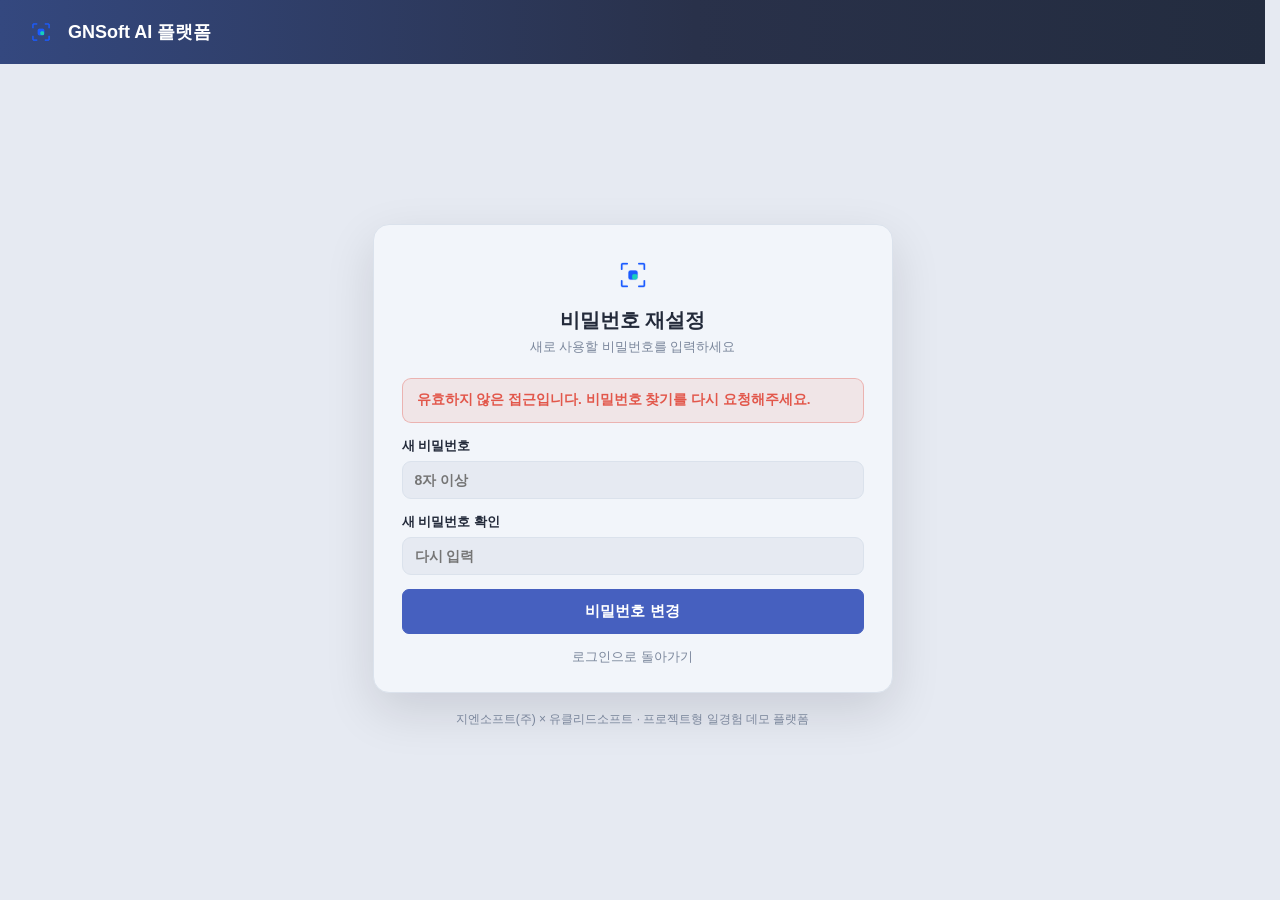
<file: web/pages/reset.html>
<!DOCTYPE html>
<html lang="ko">
<head>
  <meta charset="UTF-8">
  <meta name="viewport" content="width=device-width, initial-scale=1.0">
  <title>GNSoft — 비밀번호 재설정</title>
    <link rel="icon" type="image/png" href="../assets/img/logomark-dark.png" />
    <script>try{var t=(JSON.parse(localStorage.getItem("gnsoft.settings")||"{}")||{}).theme;document.documentElement.setAttribute("data-theme",t==="dark"?"dark":"light");}catch(e){}</script>
  <link rel="stylesheet" href="../assets/css/common.css">
  <link rel="stylesheet" href="../assets/css/login.css">
</head>
<body>
  <div class="lg-page">
    <header class="lg-top">
      <span class="lg-logo"><img class="logo-img" src="../assets/img/logomark-transparent.png" alt="" />GNSoft AI 플랫폼</span>
    </header>

    <main class="lg-main">
      <div class="lg-card">
        <div class="lg-brand">
          <img class="lg-brand-mark" src="../assets/img/logomark-transparent.png" alt="" />
          <h1 class="lg-brand-name">비밀번호 재설정</h1>
          <p class="lg-brand-sub">새로 사용할 비밀번호를 입력하세요</p>
        </div>

        <form class="lg-form" data-form="reset-confirm">
          <div class="lg-alert" hidden></div>
          <label class="field">새 비밀번호
            <input type="password" name="password" placeholder="8자 이상" autocomplete="new-password" minlength="8" required />
          </label>
          <label class="field">새 비밀번호 확인
            <input type="password" name="password2" placeholder="다시 입력" autocomplete="new-password" required />
          </label>
          <button class="btn primary lg-submit" type="submit">비밀번호 변경</button>
          <p class="lg-hint"><a href="login.html">로그인으로 돌아가기</a></p>
        </form>
      </div>
      <p class="lg-foot">지엔소프트(주) × 유클리드소프트 · 프로젝트형 일경험 데모 플랫폼</p>
    </main>
  </div>

  <script src="../assets/js/reset.js"></script>
</body>
</html>
</file>
<file: web/assets/css/common.css>
* {
  box-sizing: border-box;
}

/* 세로 스크롤바 자리를 항상 예약/표시 — 내용 길이에 따라 스크롤바가 생겼다
   사라지며 페이지 전환 때 본문이 좌우로 밀리는(레이아웃 시프트) 현상을 막는다.
   overflow-y:scroll 은 스크롤 필요 없는 페이지에서도 트랙 자리를 유지한다. */
html {
  scrollbar-gutter: stable;
  overflow-y: scroll;
}

/* 키보드(Tab) 포커스 링 — 크롬 기본 흰/검 이중 테두리가 어두운 사이드바에서
   '흰 박스'처럼 보여, 은은한 파란 링으로 교체한다(접근성 유지). */
:focus {
  outline: none;
}

:focus-visible {
  outline: 2px solid rgba(70, 96, 191, 0.55);
  outline-offset: 2px;
  border-radius: 4px;
}

:root {
  color-scheme: light; /* 네이티브 컨트롤(날짜 선택 아이콘·스크롤바)을 테마에 맞춤 */
  --blue: #4660bf; /* 네온 블루(#2563ff) 완화 — 차분한 로열블루 */
  --cyan: #1fb6a6; /* 차분한 틸 */
  --nav: #232c3f; /* 새까만 남색 대신 보이는 다크 슬레이트(사이드바) */
  --bg: #e6eaf2;
  --surface: #f2f5fa; /* 카드·패널 표면 — 순백 대신 부드러운 오프화이트(눈부심 완화) */
  --line: #dbe2ec;
  --text: #232a3a; /* 순흑 대신 부드러운 잉크 */
  --muted: #7a869b;
  --green: #1aa566;
  --orange: #e3920c;
  --red: #e2574b;
}

/* ── 다크 모드 (설정 → 화면 테마) ──────────────────────────────── */
:root[data-theme="dark"] {
  color-scheme: dark; /* 날짜 선택 아이콘 등 네이티브 컨트롤을 밝게(다크 테마) */
  --bg: #0e131b;
  --surface: #161d28; /* 다크 표면(카드·패널) */
  --line: #2a3340;
  --text: #e7ecf3;
  --muted: #97a4b6;
}

/* 표면 배경은 --surface 가 자동 처리. 다크에서 추가 보정만. 보고서 문서는 흰 종이 유지. */
[data-theme="dark"] .card,
[data-theme="dark"] .topbar,
[data-theme="dark"] .modal {
  box-shadow: none;
}

[data-theme="dark"] .modal-head,
[data-theme="dark"] .modal-foot,
[data-theme="dark"] .topbar,
[data-theme="dark"] .chat-dock {
  border-color: var(--line);
}

[data-theme="dark"] input,
[data-theme="dark"] select,
[data-theme="dark"] textarea {
  background: #0f1620;
  color: var(--text);
  border-color: var(--line);
}

[data-theme="dark"] input::placeholder,
[data-theme="dark"] textarea::placeholder {
  color: #6b7890;
}

[data-theme="dark"] .btn {
  background: #1c2533;
  color: #d8dfeb;
  border-color: var(--line);
}

[data-theme="dark"] .btn.primary {
  background: var(--blue);
  color: #fff;
  border-color: var(--blue);
}

/* AI 대화 패널 */
[data-theme="dark"] .ai-chat-log {
  background: #0e131b;
}

[data-theme="dark"] .ai-msg.assistant .ai-bubble,
[data-theme="dark"] .ai-chat-input {
  background: #151c26;
  color: var(--text);
  border-color: var(--line);
}

/* 입력칸이 일반 다크 input(#0f1620, 거의 검정)으로 튀어서 패널 톤에 맞춤 */
[data-theme="dark"] .ai-chat-input input {
  background: #1c2533;
}

[data-theme="dark"] .ai-panel-scope {
  background: #131a24;
  color: #aab6c8;
}

[data-theme="dark"] .toast {
  background: #1c2533;
  color: #e7ecf3;
}

/* 페이지 보정 — 어두운 패널 위의 진한 텍스트/흰 버튼/안내 박스 */
[data-theme="dark"] .source-toggle,
[data-theme="dark"] .source-toggle b {
  color: var(--text);
}

[data-theme="dark"] .select-list button,
[data-theme="dark"] .chips .pill {
  background: #1c2533;
  color: #d8dfeb;
  border-color: var(--line);
}

[data-theme="dark"] .report-hint,
[data-theme="dark"] .artifact-empty {
  background: #131a24;
  color: #aab6c8;
}

body {
  margin: 0;
  min-height: 100vh;
  /* 마지막에 기호·이모지 폰트를 둬, 본문 폰트에 없는 아이콘 글리프(▦ ⊞ ⌗ 등)가
     last-resort 박스(□)로 깨지지 않고 시스템 기호 폰트로 렌더되게 한다. */
  font-family:
    "Pretendard", "Noto Sans KR", Arial, "Segoe UI Symbol", "Segoe UI Emoji",
    "Apple Symbols", "Apple Color Emoji", "Noto Sans Symbols 2", sans-serif;
  font-size: 14px;
  background: var(--bg);
  color: var(--text);
}

a {
  color: inherit;
  text-decoration: none;
}

/* 기본적으로 UI 텍스트(메뉴·버튼·라벨 등)는 드래그 선택·복사 비활성화.
   대신 실제로 복사가 필요한 곳(입력·편집·답변·문서·결과)만 아래에서 다시 허용. */
body {
  -webkit-user-select: none;
  user-select: none;
}

input,
textarea,
select,
[contenteditable="true"],
.report-page,
.answer,
.answer-body,
.message-body,
.ai-bubble,
.ai-chat-log,
.doc-chunk,
.doc-body,
.finding-list,
.source-snippet,
.source-list,
.mm-body,
.preview-body,
.hist-info,
code,
pre,
.mono,
.selectable {
  -webkit-user-select: text;
  user-select: text;
}

button,
input,
textarea {
  font: inherit;
}

.app {
  display: grid;
  grid-template-columns: 244px minmax(0, 1fr);
  min-height: 100vh;
}

.sidebar {
  position: sticky;
  top: 0;
  height: 100vh;
  display: flex;
  flex-direction: column;
  /* 단조로운 슬레이트 대신 브랜드 인디고 → 슬레이트 그라데이션으로 색감 부여 */
  background: linear-gradient(180deg, #34487f 0%, #29314a 42%, var(--nav) 100%);
  color: #d7deec;
}

[data-theme="dark"] .sidebar {
  background: linear-gradient(180deg, #1b2338 0%, #141a27 60%);
}

.logo {
  display: flex;
  align-items: center;
  gap: 9px;
  padding: 22px 24px 26px;
  color: #fff;
  font-size: 20px;
  font-weight: 700;
}

.logo-img {
  width: 38px;
  height: 38px;
  flex: none;
}

/* 현재 프로젝트(노트북) 칩 — 사이드바 로고 아래 */
.project-switch {
  display: flex;
  align-items: center;
  gap: 8px;
  margin: 0 16px 12px;
  padding: 9px 12px;
  border: 1px solid rgba(255, 255, 255, 0.14);
  border-radius: 10px;
  background: rgba(255, 255, 255, 0.06);
  color: #eef2fb;
  cursor: pointer;
  text-align: left;
  transition: background 0.15s;
}
.project-switch:hover {
  background: rgba(255, 255, 255, 0.12);
}
.project-switch .ps-emoji {
  font-size: 18px;
  flex: none;
}
.project-switch .ps-name {
  flex: 1;
  min-width: 0;
  font-weight: 700;
  font-size: 13.5px;
  white-space: nowrap;
  overflow: hidden;
  text-overflow: ellipsis;
}
.project-switch .ps-swap {
  flex: none;
  font-size: 11px;
  color: #aab6cf;
}

.nav-group {
  padding: 0 16px;
  /* 메뉴가 많아 사이드바 높이를 넘겨도 하단 버튼/프로필이 밀려 깨지지 않도록
     내부 스크롤. 스크롤바는 은은하게. */
  flex: 1 1 auto;
  min-height: 0;
  overflow-y: auto;
  /* 스크롤바 자리를 항상 예약 — JS가 칩·버튼을 끼워넣어 메뉴가 넘칠 때
     스크롤바가 생기며 메뉴 글자가 옆으로 밀리는 현상을 막는다. */
  scrollbar-gutter: stable;
  scrollbar-width: thin;
  scrollbar-color: rgba(255, 255, 255, 0.18) transparent;
}
.nav-group::-webkit-scrollbar {
  width: 6px;
}
.nav-group::-webkit-scrollbar-thumb {
  background: rgba(255, 255, 255, 0.18);
  border-radius: 3px;
}

.nav-label {
  margin: 0 0 8px 10px;
  color: #56627a;
  font-size: 11px;
  font-weight: 700;
  letter-spacing: .08em;
}

/* 두 번째 그룹부터는 위 그룹과 시각적으로 분리 */
.nav-label:not(:first-child) {
  margin-top: 16px;
}

.nav-item {
  position: relative;
  display: grid;
  grid-template-columns: 20px 1fr auto;
  align-items: center;
  gap: 9px;
  min-height: 40px;
  margin-bottom: 6px;
  padding: 0 12px;
  border: 1px solid transparent;
  border-radius: 7px;
  color: #8f9bb2;
  font-size: 14px;
  font-weight: 700;
}

.nav-item::before {
  content: attr(data-icon);
  display: grid;
  width: 20px;
  height: 20px;
  place-items: center;
  color: #738097;
  font-size: 17px;
  font-weight: 400;
  line-height: 1;
  text-align: center;
}

.nav-item[data-icon="⌕"]::before {
  font-size: 22px;
}

.search-line-icon {
  position: relative;
  display: inline-block;
  width: 18px;
  height: 18px;
  flex: 0 0 auto;
  color: var(--blue);
  vertical-align: -4px;
}

.chat-line-icon,
.report-line-icon {
  position: relative;
  display: inline-block;
  width: 18px;
  height: 18px;
  flex: 0 0 auto;
  color: var(--blue);
  vertical-align: -4px;
}

.chat-line-icon {
  border: 2px solid currentColor;
  border-radius: 2px;
}

.chat-line-icon::before,
.chat-line-icon::after {
  content: "";
  position: absolute;
  left: 4px;
  height: 2px;
  border-radius: 999px;
  background: currentColor;
}

.chat-line-icon::before {
  top: 5px;
  width: 8px;
}

.chat-line-icon::after {
  top: 9px;
  width: 7px;
}

.report-line-icon {
  border: 2px solid currentColor;
  border-radius: 2px;
}

.report-line-icon::before {
  content: "";
  position: absolute;
  left: -3px;
  top: 7px;
  width: 7px;
  height: 7px;
  border-left: 2px solid currentColor;
  border-bottom: 2px solid currentColor;
  transform: rotate(45deg);
}

.report-line-icon::after {
  content: "";
  position: absolute;
  left: 5px;
  top: 4px;
  width: 7px;
  height: 2px;
  border-radius: 999px;
  background: currentColor;
  box-shadow: 0 4px 0 currentColor;
}

.search-line-icon::before {
  content: "";
  position: absolute;
  left: 3px;
  top: 3px;
  width: 8px;
  height: 8px;
  border: 2px solid currentColor;
  border-radius: 50%;
}

.search-line-icon::after {
  content: "";
  position: absolute;
  left: 11px;
  top: 11px;
  width: 6px;
  height: 2px;
  border-radius: 999px;
  background: currentColor;
  transform: rotate(45deg);
  transform-origin: left center;
}

.nav-item.active {
  border-color: #2364ff;
  background: #0c1b44;
  color: #fff;
  box-shadow: 0 0 16px rgba(37, 99, 255, .28);
}

.nav-item.active::after {
  content: "";
  position: absolute;
  left: -16px;
  top: 9px;
  width: 3px;
  height: 24px;
  border-radius: 999px;
  background: var(--cyan);
}

.nav-chevron {
  color: #93a0b9;
}

.user-box {
  display: flex;
  align-items: center;
  gap: 10px;
  margin-top: auto;
  padding: 18px 16px;
  border-top: 1px solid #151b28;
}

.avatar {
  display: grid;
  width: 30px;
  height: 30px;
  flex: none; /* 이름·소속이 길어도 짜부라져 타원이 되지 않게 */
  place-items: center;
  border-radius: 50%;
  background: #e8efff;
  color: #174ce6;
  font-size: 12px;
  font-weight: 800;
}

/* 프로필 텍스트가 길면 말줄임(아바타·⚙ 는 고정폭 유지) */
.user-box > div {
  min-width: 0;
}

.user-name,
.user-team {
  white-space: nowrap;
  overflow: hidden;
  text-overflow: ellipsis;
}

.user-name {
  color: #fff;
  font-weight: 700;
}

.user-team {
  color: #738097;
  font-size: 12px;
}

.gear {
  margin-left: auto;
  display: grid;
  place-items: center;
  width: 36px;
  height: 36px;
  flex: none;
  border-radius: 9px;
  color: #aab4c6;
  font-size: 19px;
  cursor: pointer;
  transition: background 0.12s ease, color 0.12s ease;
}

.gear:hover {
  background: rgba(255, 255, 255, 0.1);
  color: #fff;
}

.main {
  min-width: 0;
}

.topbar {
  height: 54px;
  display: flex;
  align-items: center;
  gap: 12px;
  padding: 0 24px;
  border-bottom: 1px solid #e6ebf3;
  background: var(--surface);
}

.topbar h1 {
  margin: 0;
  font-size: 18px;
  line-height: 1;
}

.live {
  display: inline-flex;
  align-items: center;
  gap: 6px;
  padding: 4px 10px;
  border-radius: 999px;
  background: #d8faf4;
  color: #007f75;
  font-size: 11px;
  font-weight: 800;
}

.live::before {
  content: "";
  width: 7px;
  height: 7px;
  border-radius: 50%;
  background: #00a99d;
}

.top-actions {
  display: flex;
  align-items: center;
  gap: 18px;
  margin-left: auto;
  color: #738097;
  font-size: 18px;
}

/* AI 모델 칩 — 클릭하면 설정에서 모델을 바꾼다. 모든 AI 페이지 공통 */
.model-chip {
  display: inline-flex;
  align-items: center;
  gap: 4px;
  padding: 4px 11px;
  border-radius: 999px;
  background: rgba(99, 120, 160, 0.1);
  color: var(--muted);
  font-size: 12px;
  font-weight: 700;
  white-space: nowrap;
  cursor: pointer;
}

.model-chip:hover {
  color: var(--blue);
  background: rgba(70, 96, 191, 0.12);
}

.field-hint {
  color: var(--muted);
  font-size: 11px;
  font-weight: 600;
  line-height: 1.5;
}

.content {
  padding: 22px 26px;
}

/* 설정 모달 푸터 — 왼쪽 로그아웃, 오른쪽 취소/저장 */
.settings-foot {
  display: flex;
  align-items: center;
  gap: 8px;
}

.settings-foot .foot-spacer {
  flex: 1;
}

.modal-logout {
  color: var(--red);
  border-color: color-mix(in srgb, var(--red) 40%, transparent);
}

.modal-logout:hover {
  background: color-mix(in srgb, var(--red) 10%, transparent);
}

/* 카드 우상단 등에서 쓰는 텍스트 링크(버튼/앵커 공용) */
.card-link {
  border: none;
  background: transparent;
  padding: 0;
  color: var(--blue);
  font-size: 12.5px;
  font-weight: 600;
  cursor: pointer;
}

.card-link:hover {
  text-decoration: underline;
}

.card {
  border: 1px solid var(--line);
  border-radius: 8px;
  background: var(--surface);
  box-shadow: 0 1px 3px rgba(20, 30, 50, .05);
}

.btn {
  display: inline-flex;
  align-items: center;
  justify-content: center;
  gap: 6px;
  min-height: 34px;
  padding: 0 14px;
  border: 1px solid var(--line);
  border-radius: 7px;
  background: var(--surface);
  color: var(--text);
  font-weight: 700;
}

.btn.primary {
  border-color: var(--blue);
  background: var(--blue);
  color: #fff;
}

.pill {
  display: inline-flex;
  align-items: center;
  gap: 6px;
  min-height: 24px;
  padding: 0 10px;
  border: 1px solid var(--line);
  border-radius: 999px;
  background: var(--surface);
  color: #526079;
  font-size: 12px;
  font-weight: 700;
}

.pill.active {
  border-color: #8fb0ff;
  background: rgba(70, 96, 191, 0.08);
  color: var(--blue);
}

.icon-box {
  display: grid;
  width: 34px;
  height: 34px;
  place-items: center;
  border-radius: 7px;
  background: rgba(70, 96, 191, 0.10);
  color: var(--blue);
  font-size: 17px;
  font-weight: 800;
}

.switch {
  width: 32px;
  height: 18px;
  padding: 2px;
  border-radius: 999px;
  background: var(--blue);
}

.switch::after {
  content: "";
  display: block;
  width: 14px;
  height: 14px;
  margin-left: auto;
  border-radius: 50%;
  background: var(--surface);
}

.status {
  display: inline-flex;
  align-items: center;
  padding: 4px 8px;
  border-radius: 999px;
  font-size: 11px;
  font-weight: 800;
}

.status.green {
  background: #dcf8e9;
  color: #0b8a4a;
}

.status.orange {
  background: #fff1d8;
  color: #b96b00;
}

.status.blue {
  background: rgba(70, 96, 191, 0.10);
  color: var(--blue);
}

.status.gray {
  background: rgba(99, 120, 160, 0.10);
  color: var(--muted);
}

.switch.off {
  background: #c7d0de;
}

.switch.off::after {
  margin-left: 0;
}

.toast {
  position: fixed;
  right: 22px;
  bottom: 22px;
  z-index: 50;
  padding: 12px 16px;
  border-radius: 8px;
  background: #111827;
  color: #fff;
  font-weight: 700;
  opacity: 0;
  transform: translateY(10px);
  transition: .2s ease;
  pointer-events: none;
}

.toast.show {
  opacity: 1;
  transform: translateY(0);
}

.is-loading {
  opacity: .72;
  cursor: wait;
}

.mono {
  font-family: Consolas, "Courier New", monospace;
}

@media (max-width: 1100px) {
  .app {
    grid-template-columns: 1fr;
  }

  .sidebar {
    position: static;
    height: auto;
  }

  .logo {
    padding-bottom: 18px;
  }

  .nav-group {
    display: grid;
    grid-template-columns: repeat(2, minmax(0, 1fr));
    gap: 8px;
    padding-bottom: 18px;
  }

  .nav-label,
  .user-box,
  .nav-item.active::after {
    display: none;
  }
}

/* ── 공통 모달 ──────────────────────────────────────────────────── */
.modal-overlay {
  position: fixed;
  inset: 0;
  z-index: 100;
  display: flex;
  align-items: center;
  justify-content: center;
  padding: 24px;
  background: rgba(8, 12, 22, 0.55);
  backdrop-filter: blur(2px);
}

.modal-overlay[hidden] {
  display: none;
}

.modal {
  display: flex;
  flex-direction: column;
  width: 100%;
  max-width: 540px;
  max-height: 90vh;
  overflow: hidden;
  background: var(--surface);
  border-radius: 12px;
  box-shadow: 0 24px 60px rgba(8, 12, 22, 0.4);
}

/* 라벨링 모달은 사진 작업 공간 — 화면을 거의 꽉 채워 여백을 최소화한다. */
.modal.label-modal {
  max-width: min(96vw, 1600px);
  height: 92vh;
  max-height: 92vh;
}

.modal.help-modal {
  max-width: 880px;
}

.modal-head {
  display: flex;
  align-items: center;
  justify-content: space-between;
  gap: 12px;
  padding: 16px 18px;
  border-bottom: 1px solid var(--line);
}

.modal-head h3 {
  margin: 0;
  font-size: 16px;
}

.modal-close {
  width: 30px;
  height: 30px;
  border: 1px solid var(--line);
  border-radius: 8px;
  background: var(--surface);
  color: var(--muted);
  font-size: 14px;
  font-weight: 800;
  cursor: pointer;
}

.modal-body {
  flex: 1;
  min-height: 0;
  overflow: auto;
}

/* 모델 사용 현황 상세(Gemini 한도 사용률 %) */
.mm-body {
  display: grid;
  gap: 14px;
  padding: 18px;
}

.mm-row {
  font-size: 13px;
}

.mm-row:not(.mm-bar-row) {
  display: flex;
  align-items: baseline;
  justify-content: space-between;
  gap: 12px;
}

.mm-row > span {
  color: var(--muted);
  font-weight: 700;
}

.mm-row > b {
  color: var(--text);
  font-weight: 700;
  text-align: right;
}

.mm-bar-top {
  display: flex;
  align-items: baseline;
  justify-content: space-between;
  gap: 12px;
  margin-bottom: 7px;
}

.mm-bar-top span {
  color: var(--muted);
  font-weight: 700;
}

.mm-bar-top b {
  color: var(--text);
  font-weight: 700;
}

.mm-bar {
  display: block;
  height: 8px;
  border-radius: 999px;
  background: var(--line);
  overflow: hidden;
}

.mm-bar > span {
  display: block;
  height: 100%;
  border-radius: 999px;
  background: var(--blue);
  transition: width 0.4s ease;
}

.mm-bar.warn > span {
  background: var(--orange);
}

.mm-bar.crit > span {
  background: var(--red);
}

.mm-note {
  margin: 0;
  font-size: 12px;
  line-height: 1.55;
  color: var(--muted);
}

.modal-form {
  display: grid;
  gap: 14px;
  padding: 18px;
}

.modal-form .field {
  display: grid;
  gap: 6px;
  font-size: 13px;
  font-weight: 700;
  color: var(--text);
}

.modal-form .field input[type="text"],
.modal-form .field select {
  height: 36px;
  padding: 0 10px;
  border: 1px solid var(--line);
  border-radius: 8px;
  outline: none;
  font-weight: 600;
}

.modal-form .field.row {
  grid-template-columns: 1fr auto;
  align-items: center;
}

.modal-foot {
  display: flex;
  justify-content: flex-end;
  gap: 8px;
  padding: 14px 18px;
  border-top: 1px solid var(--line);
}

/* 삭제 확인 모달의 위험(빨강) 버튼 + 안내 문구 (데이터·보고서 등 공통) */
.btn.danger {
  background: #ef4444;
  border-color: #ef4444;
  color: #fff;
}

.btn.danger:hover {
  background: #dc2626;
  border-color: #dc2626;
}

.confirm-modal .confirm-text {
  margin: 0;
  padding: 18px;
  line-height: 1.6;
  color: var(--text);
}

/* 페이지 내 'AI에게 물어보기' (보고서/라벨링 공통) */
.page-ask {
  margin-top: 14px;
  padding: 14px 16px;
}

.page-ask::before {
  content: "✦ AI에게 물어보기";
  display: block;
  margin-bottom: 10px;
  color: var(--muted);
  font-size: 12px;
  font-weight: 700;
  letter-spacing: 0.01em;
}

/* RAG '웹에서 찾아넣기' 검색칸과 동일한 사각 박스 + 버튼 느낌 */
.page-ask-row {
  display: grid;
  grid-template-columns: 1fr auto;
  gap: 8px;
}

.page-ask-input {
  min-width: 0;
  min-height: 38px;
  padding: 0 14px;
  border: 1px solid var(--line);
  border-radius: 8px;
  outline: none;
  color: var(--text);
}

.page-ask-input:focus {
  border-color: #8fb0ff;
}

.page-ask-row .btn {
  min-width: 64px;
  border-radius: 8px;
}

.page-ask-answer {
  position: relative;
  margin-top: 12px;
  padding: 14px 16px 14px 48px;
  border-radius: 12px;
  background: linear-gradient(180deg, #f5f9ff, #eef4ff);
  border: 1px solid #dbe6ff;
  line-height: 1.75;
}

.page-ask-answer::before {
  content: "AI";
  position: absolute;
  left: 12px;
  top: 13px;
  display: grid;
  width: 26px;
  height: 26px;
  place-items: center;
  border-radius: 8px;
  background: linear-gradient(145deg, var(--cyan), var(--blue));
  color: #fff;
  font-size: 10px;
  font-weight: 800;
}

.page-ask-answer[hidden] {
  display: none;
}

.page-ask-answer p {
  margin: 0 0 6px;
}

.page-ask-answer p:last-child {
  margin-bottom: 0;
}

/* ── AI와 대화하기: 사이드바 버튼 + 우측 슬라이드 대화 패널 ─────── */
.ai-open {
  margin: 8px 16px 6px;
  padding: 11px 12px;
  border: 0;
  border-radius: 9px;
  background: linear-gradient(135deg, var(--cyan), var(--blue));
  color: #fff;
  font-size: 13px;
  font-weight: 700;
  cursor: pointer;
  box-shadow: 0 8px 18px -8px rgba(37, 99, 255, 0.6);
}

.ai-open:hover {
  filter: brightness(1.05);
}

.ai-open.is-on {
  filter: brightness(0.92);
  box-shadow: inset 0 0 0 2px rgba(255, 255, 255, 0.5);
}

/* 'AI와 대화하기' 아래 작은 '기록 관리' 링크 */
.history-open {
  margin: 0 16px 8px;
  padding: 4px 4px;
  border: 0;
  background: none;
  color: rgba(255, 255, 255, 0.62);
  font-size: 12px;
  font-weight: 700;
  text-align: left;
  cursor: pointer;
}

.history-open:hover {
  color: #fff;
  text-decoration: underline;
}

/* ── 기록 관리 모달 ─────────────────────────────────────────────── */
.modal.history-modal {
  max-width: 640px;
}

.history-toolbar {
  display: flex;
  align-items: center;
  gap: 12px;
  padding: 12px 18px;
  border-bottom: 1px solid var(--line);
}

.history-toolbar .hist-all {
  display: inline-flex;
  align-items: center;
  gap: 6px;
  font-size: 13px;
  font-weight: 700;
  color: var(--text);
  cursor: pointer;
}

.history-toolbar .hist-count {
  margin-left: auto;
  font-size: 12px;
  color: var(--muted);
}

.history-list {
  list-style: none;
  margin: 0;
  padding: 8px 12px 14px;
}

.hist-row {
  display: flex;
  align-items: center;
  gap: 10px;
  padding: 9px 8px;
  border-radius: 8px;
  cursor: pointer;
}

.hist-row:hover {
  background: rgba(70, 96, 191, 0.06);
}

.hist-check {
  display: inline-flex;
  cursor: pointer;
}

.hist-ic {
  display: inline-grid;
  place-items: center;
  width: 28px;
  height: 28px;
  flex: none;
  border-radius: 7px;
  background: rgba(70, 96, 191, 0.1);
  color: var(--blue);
  font-size: 13px;
}

.hist-info {
  min-width: 0;
  flex: 1;
}

.hist-info b {
  display: block;
  font-size: 13px;
  font-weight: 700;
  color: var(--text);
  overflow: hidden;
  text-overflow: ellipsis;
  white-space: nowrap;
}

.hist-info small {
  color: var(--muted);
  font-size: 11px;
}

.hist-thumb {
  width: 40px;
  height: 40px;
  flex: none;
  object-fit: cover;
  border-radius: 6px;
  border: 1px solid var(--line);
  cursor: zoom-in;
}

/* 사진 크게 보기(라이트박스) */
.lightbox-overlay {
  z-index: 200;
  cursor: zoom-out;
  background: rgba(8, 12, 22, 0.82);
}

.lightbox-img {
  max-width: 96vw;
  max-height: 92vh;
  border-radius: 10px;
  box-shadow: 0 24px 70px rgba(0, 0, 0, 0.5);
}

.hist-empty {
  padding: 38px 18px;
  text-align: center;
  color: var(--muted);
  font-size: 13px;
  line-height: 1.6;
}

.ai-panel {
  position: fixed;
  top: 0;
  right: 0;
  z-index: 130;
  display: flex;
  flex-direction: column;
  width: min(400px, 92vw);
  height: 100vh;
  background: var(--surface);
  border-left: 1px solid var(--line);
  box-shadow: -18px 0 50px -30px rgba(8, 12, 22, 0.5);
  transform: translateX(100%);
  transition: transform 0.22s ease;
}

.ai-panel.open {
  transform: translateX(0);
}

/* 패널이 열리면 본문(.app)을 패널 너비만큼 왼쪽으로 밀어 나란히 보이게 한다.
   넓은 화면에서만 적용(좁은 화면에선 패널이 거의 전체폭이라 그대로 오버레이). */
.app,
.pj-landing {
  transition: margin-right 0.22s ease;
}

@media (min-width: 1100px) {
  body.ai-pushed .app,
  body.ai-pushed .pj-landing {
    margin-right: 400px;
  }
}

.ai-panel[hidden] {
  display: none;
}

.ai-panel-head {
  display: flex;
  align-items: center;
  justify-content: space-between;
  padding: 16px 18px;
  border-bottom: 1px solid var(--line);
}

.ai-panel-title {
  display: inline-flex;
  align-items: center;
  gap: 8px;
  font-size: 15px;
  font-weight: 700;
}

.ai-ava {
  display: grid;
  width: 26px;
  height: 26px;
  place-items: center;
  border-radius: 8px;
  background: linear-gradient(145deg, var(--cyan), var(--blue));
  color: #fff;
  font-size: 10px;
  font-weight: 800;
}

.ai-ava.sm {
  width: 24px;
  height: 24px;
  flex: none;
}

.ai-panel-actions {
  display: inline-flex;
  align-items: center;
  gap: 8px;
}

.ai-panel-clear {
  height: 30px;
  padding: 0 12px;
  border: 1px solid var(--line);
  border-radius: 8px;
  background: var(--surface);
  color: var(--muted);
  font-size: 12.5px;
  font-weight: 700;
  cursor: pointer;
}

.ai-panel-clear:hover {
  background: rgba(70, 96, 191, 0.07);
}

.ai-panel-close {
  width: 30px;
  height: 30px;
  border: 1px solid var(--line);
  border-radius: 8px;
  background: var(--surface);
  color: var(--muted);
  font-weight: 800;
  cursor: pointer;
}

/* 일반 질문을 자연어 질의로 보내는 안내 링크 */
.ai-route {
  display: inline-block;
  margin-top: 8px;
  padding: 7px 12px;
  font-size: 13px;
  text-decoration: none;
}

.ai-panel-scope {
  margin: 0;
  padding: 10px 18px;
  background: rgba(70, 96, 191, 0.07);
  border-bottom: 1px solid var(--line);
  color: var(--muted);
  font-size: 12px;
  font-weight: 700;
}

.ai-chat-log {
  flex: 1;
  min-height: 0;
  overflow: auto;
  padding: 16px;
  display: flex;
  flex-direction: column;
  gap: 12px;
  background: var(--bg);
}

.ai-msg {
  display: flex;
  gap: 8px;
  align-items: flex-start;
  max-width: 100%;
}

.ai-msg.user {
  justify-content: flex-end;
}

.ai-bubble {
  max-width: 80%;
  padding: 10px 13px;
  border-radius: 12px;
  font-size: 13.5px;
  line-height: 1.65;
}

.ai-msg.assistant .ai-bubble {
  background: var(--surface);
  border: 1px solid var(--line);
  border-top-left-radius: 4px;
}

.ai-msg.user .ai-bubble {
  background: var(--blue);
  color: #fff;
  border-top-right-radius: 4px;
}

.ai-bubble p {
  margin: 0 0 6px;
}

.ai-bubble p:last-child {
  margin-bottom: 0;
}

.ai-bubble ul {
  margin: 4px 0;
  padding-left: 18px;
}

.ai-typing {
  display: inline-flex;
  gap: 4px;
}

.ai-typing span {
  width: 6px;
  height: 6px;
  border-radius: 50%;
  background: #b8c3d5;
  animation: ai-blink 1.2s infinite;
}

.ai-typing span:nth-child(2) {
  animation-delay: 0.2s;
}

.ai-typing span:nth-child(3) {
  animation-delay: 0.4s;
}

@keyframes ai-blink {
  0%,
  60%,
  100% {
    opacity: 0.3;
  }
  30% {
    opacity: 1;
  }
}

.ai-chat-input {
  display: grid;
  grid-template-columns: 1fr auto;
  gap: 8px;
  padding: 12px 14px;
  border-top: 1px solid var(--line);
  background: var(--surface);
}

.ai-chat-input input {
  min-width: 0;
  height: 40px;
  padding: 0 14px;
  border: 1px solid var(--line);
  border-radius: 999px;
  outline: none;
}

.ai-chat-input input:focus {
  border-color: #8fb0ff;
}

.ai-chat-input .ai-send {
  width: 40px;
  height: 40px;
  padding: 0;
  border-radius: 50%;
  font-size: 16px;
}

/* ── 사용법 모달 (?) ────────────────────────────────────────────── */
.top-actions .help-trigger {
  display: inline-grid;
  place-items: center;
  width: 30px;
  height: 30px;
  border: 0;
  border-radius: 50%;
  background: var(--blue);
  font-size: 15px;
  font-weight: 800;
  color: #fff;
}

.top-actions .help-trigger:hover {
  filter: brightness(1.08);
}

/* 다크모드에선 파란 원이 너무 튀어 — 은은한 중립 버튼으로 */
[data-theme="dark"] .top-actions .help-trigger {
  background: rgba(255, 255, 255, 0.08);
  color: #c2ccde;
  filter: none;
}

[data-theme="dark"] .top-actions .help-trigger:hover {
  background: rgba(255, 255, 255, 0.16);
  color: #fff;
}

.help-slide {
  display: grid;
  grid-template-columns: 1.25fr 1fr;
  gap: 24px;
  padding: 24px 28px;
}

/* 실제 화면 캡쳐 미리보기 */
.help-shot {
  margin: 0;
  border-radius: 12px;
  overflow: hidden;
  border: 1px solid var(--line);
  box-shadow: 0 12px 30px -18px rgba(8, 12, 22, 0.45);
  background: rgba(99, 120, 160, 0.08);
}

.help-shot img {
  display: block;
  width: 100%;
  height: 100%;
  object-fit: cover;
  object-position: top left;
}

.help-text {
  display: flex;
  flex-direction: column;
}

.help-go {
  margin-top: auto;
  align-self: flex-start;
  padding: 10px 16px;
}

@media (max-width: 760px) {
  .help-slide {
    grid-template-columns: 1fr;
  }
  .help-shot {
    max-height: 220px;
  }
}

.help-badge {
  display: inline-block;
  margin-bottom: 8px;
  padding: 2px 10px;
  border-radius: 999px;
  background: rgba(70, 96, 191, 0.10);
  color: var(--blue);
  font-size: 12px;
  font-weight: 700;
}

.help-title {
  margin: 0 0 12px;
  font-size: 19px;
}

.help-list {
  margin: 0;
  padding-left: 18px;
  display: grid;
  gap: 8px;
}

.help-list li {
  line-height: 1.7;
  color: var(--text);
}

.help-foot {
  align-items: center;
  justify-content: space-between;
}

.help-dots {
  display: inline-flex;
  gap: 6px;
}

.help-dot {
  width: 7px;
  height: 7px;
  border-radius: 50%;
  background: var(--line);
}

.help-dot.on {
  background: var(--blue);
}
</file>
<file: web/assets/css/agent.css>
/* 업무 자동화(AI 에이전트) 페이지 */
.ag-layout {
  padding: 24px 28px;
  display: flex;
  flex-direction: column;
  gap: 18px;
}

.ag-intro {
  padding: 20px 22px;
}
.ag-label {
  display: flex;
  align-items: center;
  gap: 8px;
  font-weight: 700;
  color: var(--text);
}
.ag-label span {
  display: inline-grid;
  place-items: center;
  width: 24px;
  height: 24px;
  border-radius: 8px;
  background: var(--blue);
  color: #fff;
  font-size: 13px;
}
.ag-sub {
  margin: 8px 0 14px;
  color: var(--muted);
  font-size: 14px;
  line-height: 1.6;
}
.ag-input-line {
  display: flex;
  gap: 10px;
}
.ag-input {
  flex: 1;
  padding: 11px 14px;
  border: 1px solid var(--line);
  border-radius: 10px;
  background: var(--bg);
  color: var(--text);
  font-size: 15px;
}
.ag-input:focus {
  outline: none;
  border-color: var(--blue);
}
.ag-chips {
  display: flex;
  flex-wrap: wrap;
  gap: 8px;
  margin-top: 12px;
}
.ag-chip {
  padding: 6px 12px;
  border: 1px solid var(--line);
  border-radius: 999px;
  background: transparent;
  color: var(--muted);
  font-size: 13px;
  cursor: pointer;
  transition: all 0.15s;
  text-align: left;
}
.ag-chip:hover {
  border-color: var(--blue);
  color: var(--blue);
}

/* ── 배지 ── */
.ag-badge {
  display: inline-block;
  padding: 2px 8px;
  border-radius: 999px;
  font-size: 11px;
  font-weight: 700;
  vertical-align: middle;
}
.ag-badge.live {
  background: color-mix(in srgb, var(--green) 16%, transparent);
  color: var(--green);
}
.ag-badge.mock {
  background: color-mix(in srgb, var(--orange) 16%, transparent);
  color: var(--orange);
}

/* ── 결과 ── */
.ag-result {
  display: flex;
  flex-direction: column;
  gap: 14px;
}
.ag-summary {
  padding: 18px 22px;
  border-left: 3px solid var(--blue);
}
.ag-summary-head h3 {
  font-size: 16px;
  color: var(--text);
  margin-bottom: 8px;
}
.ag-summary-text {
  color: var(--text);
  line-height: 1.7;
  font-size: 15px;
}

/* ── 단계 카드 ── */
.ag-steps {
  list-style: none;
  display: flex;
  flex-direction: column;
  gap: 10px;
  position: relative;
}
.ag-step {
  display: flex;
  align-items: center;
  gap: 14px;
  padding: 16px 18px;
}
.ag-step-num {
  flex-shrink: 0;
  width: 30px;
  height: 30px;
  border-radius: 50%;
  display: grid;
  place-items: center;
  background: var(--blue);
  color: #fff;
  font-weight: 700;
  font-size: 15px;
}
.ag-step-body {
  flex: 1;
  min-width: 0;
}
.ag-step-top {
  display: flex;
  align-items: center;
  gap: 10px;
  flex-wrap: wrap;
}
.ag-step-top b {
  color: var(--text);
  font-size: 15px;
}
.ag-tool {
  display: inline-flex;
  align-items: center;
  gap: 4px;
  padding: 2px 9px;
  border-radius: 6px;
  background: color-mix(in srgb, var(--blue) 12%, transparent);
  color: var(--blue);
  font-size: 12px;
  font-weight: 600;
}
.ag-tool-ic {
  font-size: 12px;
}
.ag-why {
  margin-top: 5px;
  color: var(--muted);
  font-size: 13.5px;
  line-height: 1.6;
}
.ag-step-go {
  flex-shrink: 0;
  white-space: nowrap;
  font-size: 13px;
}
.ag-step-go:hover {
  border-color: var(--blue);
  color: var(--blue);
}

.ag-foot {
  display: flex;
  justify-content: flex-end;
  margin-top: 4px;
}
</file>
<file: web/assets/css/dashboard.css>
.dashboard {
  padding-top: 20px;
}

.hero-row,
.card-head {
  display: flex;
  align-items: center;
  justify-content: space-between;
  gap: 20px;
}

.date {
  margin: 0 0 6px;
  color: #00a99d;
  font-weight: 800;
  letter-spacing: 0.08em;
}

.hero-row h2 {
  margin: 0;
  font-size: 22px;
}

/* ── 히어로 질문창(허브) — 모든 기능의 입구 ── */
.hero-ask {
  display: flex;
  gap: 10px;
  margin-top: 14px;
}

.hero-ask-input {
  flex: 1;
  min-width: 0;
  padding: 13px 16px;
  border: 1px solid var(--line);
  border-radius: 11px;
  background: var(--surface);
  color: var(--text);
  font-size: 14.5px;
  box-shadow: 0 3px 14px rgba(8, 12, 22, 0.05);
}

.hero-ask-input:focus {
  outline: none;
  border-color: var(--blue);
}

.hero-ask-go {
  white-space: nowrap;
  padding: 0 18px;
}

.stat-grid {
  display: grid;
  grid-template-columns: repeat(4, minmax(0, 1fr));
  gap: 12px;
  margin: 18px 0 14px;
}

.stat-card {
  position: relative;
  min-height: 122px;
  padding: 18px;
}

.stat-card em {
  position: absolute;
  top: 24px;
  right: 18px;
  color: var(--green);
  font-style: normal;
  font-weight: 800;
  font-size: 13px;
}

.stat-card em.down {
  color: var(--muted);
}

.stat-card strong {
  display: block;
  margin-top: 14px;
  font-size: 28px;
  line-height: 1;
}

.stat-card p,
.stat-card small {
  margin: 6px 0 0;
  color: var(--text);
  font-weight: 700;
}

.stat-card small {
  display: block;
  color: var(--muted);
}

.dashboard-grid {
  display: grid;
  grid-template-columns: minmax(0, 3fr) minmax(360px, 2fr);
  gap: 14px;
}

.agent-card,
.quick-card,
.activity-card {
  padding: 18px;
}

.agent-card {
  min-height: 178px;
}

h3 {
  margin: 0;
  font-size: 16px;
}

/* ── 업무 자동화 위젯 ── */
.agent-more {
  font-size: 12.5px;
  font-weight: 600;
  color: var(--blue);
}

.agent-more:hover {
  text-decoration: underline;
}

.agent-sub {
  margin: 8px 0 10px;
  color: var(--muted);
  font-size: 13px;
  line-height: 1.5;
}

.agent-line {
  display: flex;
  gap: 8px;
}

.agent-goal {
  flex: 1;
  min-width: 0;
  padding: 9px 12px;
  border: 1px solid var(--line);
  border-radius: 9px;
  background: var(--bg);
  color: var(--text);
  font-size: 13.5px;
}

.agent-goal:focus {
  outline: none;
  border-color: var(--blue);
}

.agent-go {
  white-space: nowrap;
}

.agent-steps {
  list-style: none;
  margin: 12px 0 0;
  padding: 0;
  display: flex;
  flex-direction: column;
  gap: 7px;
  max-height: 230px;
  overflow-y: auto;
}

.agent-steps li {
  display: flex;
  align-items: center;
  gap: 10px;
  padding: 9px 12px;
  border: 1px solid var(--line);
  border-radius: 9px;
}

.agent-num {
  flex: none;
  display: grid;
  place-items: center;
  width: 22px;
  height: 22px;
  border-radius: 50%;
  background: var(--blue);
  color: #fff;
  font-size: 12px;
  font-weight: 700;
}

.agent-body {
  flex: 1;
  min-width: 0;
}

.agent-body b {
  display: block;
  color: var(--text);
  font-size: 13.5px;
  white-space: nowrap;
  overflow: hidden;
  text-overflow: ellipsis;
}

.agent-body small {
  color: var(--muted);
  font-size: 11.5px;
}

.agent-run {
  flex: none;
  font-size: 12.5px;
  font-weight: 600;
  color: var(--blue);
  white-space: nowrap;
}

.agent-run:hover {
  text-decoration: underline;
}

.agent-steps .agent-empty {
  border-style: dashed;
  color: var(--muted);
  font-size: 12.5px;
  justify-content: center;
  padding: 14px;
}

.quick-grid {
  display: grid;
  grid-template-columns: repeat(2, minmax(0, 1fr));
  gap: 8px;
  margin-top: 12px;
}

.quick-grid button {
  display: grid;
  grid-template-columns: 24px 1fr;
  align-items: center;
  gap: 10px;
  min-height: 64px;
  padding: 0 14px;
  border: 1px solid var(--line);
  border-radius: 8px;
  background: var(--surface);
  color: var(--text);
  font-weight: 800;
  text-align: left;
}

.quick-icon {
  display: grid;
  width: 20px;
  height: 20px;
  place-items: center;
  color: var(--blue);
  font-size: 17px;
  font-weight: 400;
  line-height: 1;
  text-align: center;
}

.quick-search,
.activity-search {
  font-size: 22px;
}

.quick-grid button span:not(.quick-icon) {
  color: var(--text);
}

.model-card {
  grid-column: 1;
  padding: 18px;
}

.card-head a {
  color: var(--blue);
  font-weight: 800;
}

.model-row {
  display: grid;
  grid-template-columns: 10px 1fr 80px 58px;
  align-items: center;
  gap: 12px;
  min-height: 52px;
  border-bottom: 1px solid #e8edf4;
}

.model-row .status {
  justify-content: center;
  width: 58px;
  white-space: nowrap;
  text-align: center;
}

.model-row b,
.model-row small {
  display: block;
}

.model-row small {
  color: var(--muted);
}

.model-row-click {
  cursor: pointer;
  border-radius: 8px;
  transition: background 0.12s ease;
}

.model-row-click:hover {
  background: rgba(120, 140, 200, 0.10);
}

.model-more {
  margin-top: 2px;
  color: var(--blue) !important;
  font-weight: 700;
}

/* 모델 사용 현황 상세 모달 */
.mm-body {
  display: grid;
  gap: 10px;
  padding: 18px 20px;
}

.mm-row {
  display: grid;
  grid-template-columns: 150px 1fr;
  gap: 12px;
  align-items: start;
}

.mm-row span {
  color: var(--muted);
  font-size: 13px;
  font-weight: 700;
}

.mm-row b {
  font-weight: 700;
  line-height: 1.45;
}

.dot {
  width: 10px;
  height: 10px;
  border-radius: 50%;
}

.dot.green {
  background: var(--green);
}

.dot.orange {
  background: var(--orange);
}

.model-row i {
  height: 6px;
  border-radius: 999px;
  background: #e3e9f2;
}

.model-row i span {
  display: block;
  height: 100%;
  border-radius: inherit;
  background: var(--blue);
}

.model-row i.orange span {
  background: var(--orange);
}

.activity-card {
  grid-column: 2;
  grid-row: 2;
}

.activity-card ul {
  margin: 16px 0 0;
  padding: 0;
  list-style: none;
}

.activity-card li {
  display: grid;
  grid-template-columns: 30px 1fr;
  gap: 10px;
  padding: 9px 0;
  border-bottom: 1px solid #e8edf4;
}

.activity-icon {
  grid-row: span 2;
  display: grid;
  width: 26px;
  height: 26px;
  place-items: center;
  border-radius: 6px;
  background: rgba(70, 96, 191, 0.10);
  color: var(--blue);
  font-size: 17px;
  font-weight: 400;
  line-height: 1;
}

.activity-card small {
  color: var(--muted);
}

@media (max-width: 1300px) {
  .stat-grid,
  .dashboard-grid {
    grid-template-columns: 1fr 1fr;
  }

  .model-card,
  .activity-card {
    grid-column: auto;
    grid-row: auto;
  }
}
</file>
<file: web/assets/css/data.css>
.data-content {
  padding-top: 22px;
}

/* ⋮ 행 메뉴 버튼 + 팝오버 */
.row-actions {
  text-align: center;
}

.row-menu {
  width: 24px;
  height: 24px;
  border: 0;
  border-radius: 6px;
  background: transparent;
  color: #64748b;
  font-size: 16px;
  font-weight: 800;
  cursor: pointer;
}

.row-menu:hover {
  background: rgba(120, 140, 180, 0.16);
  color: var(--text);
}

.row-pop {
  position: absolute;
  z-index: 120;
  display: flex;
  flex-direction: column;
  min-width: 130px;
  padding: 6px;
  border: 1px solid var(--line);
  border-radius: 10px;
  background: var(--surface);
  box-shadow: 0 12px 30px rgba(15, 23, 42, 0.18);
}

.row-pop[hidden] {
  display: none;
}

.row-pop button {
  padding: 8px 10px;
  border: 0;
  border-radius: 7px;
  background: transparent;
  color: var(--text);
  font-weight: 700;
  text-align: left;
  cursor: pointer;
}

.row-pop button:hover {
  background: rgba(120, 140, 180, 0.12);
}

.row-pop button[data-act="delete"] {
  color: var(--red);
}

.preview-body .field.row {
  border-bottom: 1px solid #eef2f6;
  padding-bottom: 8px;
}

/* 프로젝트 소스·검수로 가는 연결 링크(표 위) */
.data-project-link {
  display: flex;
  justify-content: flex-end;
  margin-bottom: 8px;
}

.data-stats {
  display: grid;
  grid-template-columns: repeat(4, minmax(0, 1fr));
  gap: 12px;
}

.data-stats article {
  display: flex;
  align-items: center;
  gap: 14px;
  min-height: 78px;
  padding: 0 18px;
}

.data-stats strong {
  display: block;
  font-size: 26px;
  line-height: 1;
}

.data-stats p {
  margin: 4px 0 0;
  color: var(--muted);
  font-weight: 700;
}

.table-tools {
  display: flex;
  align-items: center;
  justify-content: space-between;
  gap: 14px;
  margin: 18px 0;
}

.chips {
  display: flex;
  flex-wrap: wrap;
  gap: 8px;
}

.search-upload {
  display: flex;
  gap: 10px;
}

.search-upload input {
  width: 230px;
  min-height: 34px;
  padding: 0 12px;
  border: 1px solid var(--line);
  border-radius: 8px;
  outline: none;
}

.table-card {
  overflow: hidden;
}

/* 데이터셋 미리보기 — 실제 파일(업로드·내 작업물)의 사진 */
.preview-frames {
  display: grid;
  gap: 8px;
}

.preview-frame {
  width: 100%;
  max-height: 320px;
  object-fit: contain;
  border-radius: 8px;
  border: 1px solid var(--line);
  background: rgba(120, 140, 170, 0.08);
}

.preview-note {
  margin: -4px 0 2px;
  font-size: 12px;
  color: var(--muted);
}

.preview-note.no-file {
  margin: 0;
  padding: 16px;
  line-height: 1.6;
  text-align: center;
  border-radius: 8px;
  background: rgba(120, 140, 170, 0.08);
}

/* 선택된 필터 칩을 또렷하게(채운 파랑) 구분 */
.table-tools .chips .pill.active {
  background: var(--blue);
  border-color: var(--blue);
  color: #fff;
}

table {
  width: 100%;
  border-collapse: collapse;
}

th,
td {
  padding: 12px 16px;
  /* 행 구분선 — 흰색처럼 튀지 않게 은은한 반투명 회색(라이트·다크 공통) */
  border-bottom: 1px solid rgba(120, 140, 170, 0.16);
  color: var(--text);
  text-align: left;
  vertical-align: middle;
}

th {
  background: rgba(99, 120, 170, 0.13);
  color: var(--muted);
  font-weight: 800;
}

td b {
  color: var(--text);
}

.name-cell {
  display: inline-flex;
  align-items: center;
  gap: 10px;
}

.name-icon {
  display: grid;
  width: 28px;
  height: 28px;
  place-items: center;
  border-radius: 6px;
  background: rgba(70, 96, 191, 0.12);
  color: var(--blue);
  font-size: 15px;
  font-weight: 700;
  line-height: 1;
}

td small {
  display: block;
  margin-top: 4px;
  color: var(--muted);
}

input[type="checkbox"] {
  width: 16px;
  height: 16px;
}

tbody tr {
  cursor: pointer;
}

tbody tr:hover {
  background: rgba(70, 96, 191, 0.1);
}

@media (max-width: 1300px) {
  .data-stats {
    grid-template-columns: repeat(2, minmax(0, 1fr));
  }

  .table-tools {
    align-items: flex-start;
    flex-direction: column;
  }
}
</file>
<file: web/assets/css/labeling.css>
.mode-tabs {
  display: flex;
  align-items: center;
  gap: 10px;
  height: 58px;
  padding: 0 26px;
  border-bottom: 1px solid #e5ebf4;
  background: var(--surface);
}

.mode-tabs button {
  min-height: 36px;
  padding: 0 16px;
  border: 0;
  border-radius: 8px;
  background: transparent;
  color: #66738b;
  font-weight: 800;
}

.mode-tabs button.active {
  background: rgba(70, 96, 191, 0.10);
  color: var(--blue);
}

.mode-tabs span {
  margin-left: auto;
  color: #97a4ba;
  font-weight: 700;
}

.label-layout {
  display: grid;
  grid-template-columns: 320px minmax(0, 1fr);
  min-height: calc(100vh - 112px);
}

.label-panel {
  padding: 20px;
  border-right: 1px solid #e1e7f0;
  background: var(--surface);
}

.road-preview {
  position: relative;
  height: 172px;
  overflow: hidden;
  border-radius: 9px;
  background: linear-gradient(#1f2b42, #0c111c);
  /* 클릭 = 큰 캔버스 열기(사진 없으면 추가) — 커서·호버로 어포던스 표시 */
  cursor: pointer;
  border: 1px solid transparent;
  transition: border-color 0.15s;
}

.road-preview:hover {
  border-color: var(--blue);
}

.preview-img {
  position: absolute;
  inset: 0;
  z-index: 1;
  width: 100%;
  height: 100%;
  object-fit: cover;
}

/* 저장된 박스를 미리보기 위에 표시(닫아도 유지) */
.preview-boxes {
  position: absolute;
  inset: 0;
  z-index: 2;
  pointer-events: none;
}

.preview-boxes .pbox {
  position: absolute;
  border: 2px solid var(--cyan);
  background: rgba(16, 212, 210, 0.14);
}

.preview-boxes .pbox.red {
  border-color: var(--red);
  background: rgba(239, 68, 68, 0.16);
}

.preview-boxes .pbox.orange {
  border-color: var(--orange);
  background: rgba(245, 158, 11, 0.16);
}

.preview-boxes .pbox.blue {
  border-color: var(--blue);
  background: rgba(70, 96, 191, 0.16);
}

.preview-boxes .pbox.green {
  border-color: var(--green);
  background: rgba(26, 165, 102, 0.16);
}

/* ── 전체 객체 탐지 — 클래스 필터 패널 ── */
.detect-filter {
  margin: 10px 0 4px;
  padding: 12px;
  border: 1px solid var(--line);
  border-radius: 10px;
  background: color-mix(in srgb, var(--blue) 6%, transparent);
}

.detect-filter h4 {
  margin: 0 0 8px;
  font-size: 13px;
  color: var(--text);
}

.detect-filter h4 small {
  font-weight: 400;
  color: var(--muted);
  margin-left: 4px;
}

.filter-chips {
  display: flex;
  flex-direction: column;
  gap: 2px;
}

.filter-note {
  width: 100%;
  margin: 0 0 4px;
  padding: 7px 10px;
  border-radius: 8px;
  background: color-mix(in srgb, var(--orange) 12%, transparent);
  color: var(--orange);
  font-size: 12px;
  line-height: 1.5;
}

/* 탐지 클래스 선택 — 보이는 체크박스 목록 */
.filter-row {
  display: flex;
  align-items: center;
  gap: 9px;
  padding: 7px 8px;
  border-radius: 8px;
  cursor: pointer;
  transition: background 0.12s;
}

.filter-row:hover {
  background: color-mix(in srgb, var(--blue) 8%, transparent);
}

.filter-row input {
  width: 17px;
  height: 17px;
  flex: none;
  accent-color: var(--blue);
  cursor: pointer;
}

.filter-row .filter-name {
  flex: 1;
  font-size: 13.5px;
  color: var(--text);
}

.filter-row .filter-count {
  font-size: 12px;
  color: var(--muted);
  font-weight: 600;
}

/* '전체 선택' 행 — 구분선으로 나눔 */
.filter-all {
  border-bottom: 1px solid var(--line);
  border-radius: 8px 8px 0 0;
  margin-bottom: 2px;
}

.filter-all .filter-name {
  font-weight: 700;
  color: var(--muted);
}

.filter-actions {
  display: flex;
  justify-content: flex-end;
  gap: 8px;
  margin-top: 10px;
}

.preview-boxes .pbox span {
  position: absolute;
  top: -15px;
  left: -2px;
  padding: 0 4px;
  border-radius: 3px;
  background: rgba(7, 11, 20, 0.8);
  color: #fff;
  font-size: 9px;
  font-weight: 700;
  white-space: nowrap;
}

/* 실제 이미지가 올라오면 CSS 가짜 도로 placeholder는 숨긴다. */
.road-preview.has-image .road,
.road-preview.has-image .lane {
  display: none;
}

.btn.wide {
  display: flex;
  width: 100%;
  margin-top: 10px;
}

/* hidden 속성이 .btn.wide의 display:flex 보다 우선하도록 */
.btn.wide[hidden] {
  display: none;
}

/* ── 라벨링 모달 (큰 이미지 + 박스 그리기/편집) ───────────────── */
.label-modal {
  position: relative;
}

/* 저장 확인 다이얼로그 (모달 내부 오버레이) */
.confirm-save {
  position: absolute;
  inset: 0;
  z-index: 20;
  display: flex;
  align-items: center;
  justify-content: center;
  background: rgba(8, 12, 22, 0.5);
}

.confirm-save[hidden] {
  display: none;
}

.confirm-box {
  width: min(360px, 86%);
  padding: 22px;
  border-radius: 12px;
  background: var(--surface);
  box-shadow: 0 18px 40px rgba(8, 12, 22, 0.35);
  text-align: center;
}

.confirm-box p {
  margin: 0 0 18px;
  font-weight: 700;
  line-height: 1.6;
}

.confirm-actions {
  display: flex;
  justify-content: center;
  gap: 8px;
}

.label-modal .modal-body {
  display: grid;
  grid-template-columns: minmax(0, 1fr) 300px;
  gap: 0;
  flex: 1; /* 모달(92vh)에서 헤더를 뺀 나머지를 전부 차지 */
  min-height: 0;
}

.canvas-wrap {
  display: flex;
  padding: 0;
  background: #0c111c;
  overflow: hidden;
}

/* stage 가 캔버스 영역을 꽉 채우고, 이미지는 object-fit:contain 으로 최대 크기로
   확대(작은 사진도 채움). 박스 오버레이(.canvas-boxes)는 JS(fitBoxes)가 실제
   렌더된 이미지 영역에 맞춰 정렬하므로 좌표가 어긋나지 않는다. */
.canvas-stage {
  position: relative;
  flex: 1;
  min-width: 0;
  display: grid;
  place-items: center;
  cursor: crosshair;
  touch-action: none;
}

.canvas-img {
  display: block;
  width: 100%;
  height: 100%;
  object-fit: contain;
  user-select: none;
  -webkit-user-drag: none;
}

.canvas-img:not([src]),
.canvas-img[src=""] {
  display: none;
}

.canvas-fallback {
  display: grid;
  place-items: center;
  width: 460px;
  max-width: 70vw;
  height: 300px;
  color: #8a97ad;
  font-weight: 700;
  background: #141b28;
  border: 1px dashed #2a3852;
  border-radius: 8px;
  line-height: 1.5;
  text-align: center;
  padding: 0 20px;
}

.canvas-stage.has-image .canvas-fallback {
  display: none;
}

/* 위치·크기는 JS(fitBoxes)가 렌더된 이미지 영역에 맞춰 설정한다. */
.canvas-boxes {
  position: absolute;
}

.draw-box {
  position: absolute;
  border: 2px solid var(--blue);
  background: rgba(37, 99, 255, 0.16);
  box-shadow: 0 0 0 1px rgba(255, 255, 255, 0.4);
}

.draw-box.selected {
  border-color: var(--cyan);
  background: rgba(16, 212, 210, 0.2);
}

.draw-box .tag {
  position: absolute;
  top: -19px;
  left: -2px;
  padding: 1px 6px;
  border-radius: 4px;
  background: var(--blue);
  color: #fff;
  font-size: 11px;
  font-weight: 700;
  white-space: nowrap;
  line-height: 1.5;
}

.label-side {
  display: flex;
  flex-direction: column;
  gap: 12px;
  padding: 18px;
  border-left: 1px solid var(--line);
  overflow: auto;
}

.label-side .field {
  display: grid;
  gap: 6px;
  font-size: 12px;
  font-weight: 700;
  color: var(--muted);
}

.label-side .field input[type="text"],
.label-side .modal-class {
  height: 34px;
  padding: 0 10px;
  border: 1px solid var(--line);
  border-radius: 7px;
  outline: none;
  font-weight: 600;
}

.modal-actions,
.modal-export {
  display: flex;
  flex-wrap: wrap;
  gap: 8px;
}

.modal-export {
  margin-top: auto;
}

.label-side h4 {
  margin: 6px 0 0;
  font-size: 13px;
}

.box-list {
  list-style: none;
  margin: 0;
  padding: 0;
  display: grid;
  gap: 6px;
  max-height: 34vh;
  overflow: auto;
}

.box-list li {
  display: grid;
  grid-template-columns: 1fr auto auto;
  align-items: center;
  gap: 6px;
  padding: 6px 8px;
  border: 1px solid var(--line-soft, #eef2f6);
  border-radius: 7px;
  background: var(--surface);
}

.box-list li.selected {
  border-color: var(--blue);
  background: rgba(70, 96, 191, 0.07);
}

.box-list input {
  min-width: 0;
  height: 28px;
  padding: 0 8px;
  border: 1px solid var(--line);
  border-radius: 6px;
  outline: none;
  font-weight: 700;
}

.box-list .conf {
  font-size: 11px;
  color: var(--muted);
  font-weight: 700;
}

.box-list .del {
  width: 24px;
  height: 24px;
  border: 0;
  border-radius: 6px;
  background: #fdeaea;
  color: var(--red);
  font-weight: 800;
  cursor: pointer;
}

.modal-hint {
  font-size: 12px;
  color: var(--muted);
  line-height: 1.6;
}

.btn.flat {
  border-color: transparent;
  background: rgba(99, 120, 160, 0.10);
  color: var(--muted);
}

.result-hint {
  margin: 12px 0 0;
  color: var(--muted);
  font-size: 12px;
  line-height: 1.6;
}

.road {
  position: absolute;
  left: 54px;
  right: 54px;
  bottom: -20px;
  height: 162px;
  clip-path: polygon(36% 0, 64% 0, 100% 100%, 0 100%);
  background: #2c3750;
}

.lane {
  position: absolute;
  left: 50%;
  top: 46px;
  width: 4px;
  height: 28px;
  border-radius: 999px;
  background: #8d98ad;
}

.sample {
  display: flex;
  justify-content: space-between;
  align-items: center;
  margin: 8px 0 10px;
  color: #718097;
}

.image-count {
  font-weight: 700;
  color: var(--muted);
}

/* 다중 이미지 추가 버튼 */
.image-actions {
  display: grid;
  grid-template-columns: 1fr 1fr;
  gap: 8px;
  margin-bottom: 10px;
}

/* 이미지 갤러리(스트립) — 올린 사진들을 나열, 클릭 전환 */
.image-strip {
  display: flex;
  gap: 8px;
  overflow-x: auto;
  padding-bottom: 6px;
  margin-bottom: 12px;
}

.image-strip:empty {
  display: none;
}

.strip-item {
  position: relative;
  flex: none;
  width: 78px;
  cursor: pointer;
  border: 2px solid transparent;
  border-radius: 8px;
  padding: 2px;
}

.strip-item.active {
  border-color: var(--blue);
}

.strip-thumb {
  position: relative;
  display: grid;
  place-items: center;
  width: 100%;
  height: 52px;
  overflow: hidden;
  border-radius: 6px;
  background: rgba(120, 140, 170, 0.12);
}

.strip-thumb img {
  width: 100%;
  height: 100%;
  object-fit: cover;
}

.strip-ph {
  font-size: 11px;
  font-weight: 700;
  color: var(--muted);
}

.strip-name {
  display: block;
  margin-top: 3px;
  font-size: 10px;
  line-height: 1.25;
  color: var(--muted);
  overflow: hidden;
  text-overflow: ellipsis;
  white-space: nowrap;
}

.strip-count {
  position: absolute;
  left: 3px;
  bottom: 3px;
  min-width: 16px;
  height: 16px;
  padding: 0 3px;
  display: grid;
  place-items: center;
  border-radius: 8px;
  background: var(--blue);
  color: #fff;
  font-size: 10px;
  font-weight: 700;
  font-style: normal;
}

.strip-del {
  position: absolute;
  top: -6px;
  right: -6px;
  width: 18px;
  height: 18px;
  display: grid;
  place-items: center;
  border-radius: 50%;
  background: var(--red);
  color: #fff;
  font-size: 11px;
  font-weight: 800;
  cursor: pointer;
}

.finding-empty {
  color: var(--muted);
  list-style: none;
}

.sample a {
  color: var(--blue);
  font-weight: 800;
}

.label-panel h3 {
  margin: 14px 0 10px;
}

/* 이미지 라벨링 영역과 분석 시나리오 사이 구분선 */
.panel-sep {
  border: 0;
  border-top: 1px solid var(--line);
  margin: 18px 0 4px;
}

.radio-list {
  display: grid;
  gap: 8px;
}

.radio-list label {
  display: flex;
  align-items: center;
  gap: 10px;
  min-height: 40px;
  padding: 0 12px;
  border: 1px solid var(--line);
  border-radius: 8px;
  color: var(--text);
  font-weight: 800;
}

.radio-list label.active {
  border-color: #85a6ff;
  background: rgba(70, 96, 191, 0.08);
  color: var(--blue);
}

.radio-list span {
  display: grid;
  place-items: center;
  width: 16px;
  height: 16px;
  border: 2px solid #b8c3d5;
  border-radius: 50%;
}

.radio-list label.active span {
  border-color: var(--blue);
  background: var(--blue);
}

.radio-list label.active span::after {
  content: "✓";
  color: #fff;
  font-size: 10px;
  font-weight: 800;
  line-height: 1;
}

textarea {
  width: 100%;
  height: 78px;
  resize: none;
  padding: 12px;
  border: 1px solid var(--line);
  border-radius: 8px;
  outline: none;
}

.label-panel .btn {
  display: flex;
  width: 100%;
  margin-top: 16px;
}

.result-panel {
  padding: 22px 26px;
}

.result-card {
  padding: 18px;
  border: 2px solid var(--blue);
}

.answer-head,
.answer-actions {
  display: flex;
  align-items: center;
  justify-content: space-between;
  gap: 16px;
}

.answer-head h3 {
  margin: 0;
  font-size: 17px;
}

.finding-list {
  margin: 14px 0 18px;
  padding: 0 0 14px;
  border-bottom: 1px solid #e7ecf4;
  list-style: none;
}

.finding-list li {
  margin: 10px 0;
  color: var(--text);
  font-size: 14px;
}

.badge {
  display: inline-grid;
  width: 28px;
  height: 28px;
  place-items: center;
  margin-right: 12px;
  border-radius: 8px;
  color: #fff;
  font-size: 14px;
  font-weight: 800;
}

.badge.red {
  background: var(--red);
}

.badge.orange {
  background: var(--orange);
}

@media (max-width: 1200px) {
  .label-layout {
    grid-template-columns: 1fr;
  }
}

/* 모달 내 사진 네비게이션 — 폴더 단위로 이전/다음 사진을 넘기며 라벨링 */
.modal-nav {
  display: flex;
  align-items: center;
  gap: 8px;
  margin-left: auto;
}
.modal-nav .modal-pos {
  min-width: 48px;
  text-align: center;
  font-size: 13px;
  font-weight: 700;
  color: var(--muted);
  font-variant-numeric: tabular-nums;
}
.modal-prev,
.modal-next {
  padding: 5px 12px;
  font-size: 13px;
  font-weight: 700;
}
.modal-prev:disabled,
.modal-next:disabled {
  opacity: 0.4;
  cursor: default;
}
</file>
<file: web/assets/css/login.css>
/* 로그인·회원가입 페이지 */
.lg-page {
  min-height: 100vh;
  display: flex;
  flex-direction: column;
  background: var(--bg);
}

/* 상단 바 — 랜딩과 같은 브랜드 그라데이션 */
.lg-top {
  display: flex;
  align-items: center;
  height: 64px;
  padding: 0 24px;
  background: linear-gradient(90deg, #34487f 0%, #29314a 55%, var(--nav) 100%);
}

[data-theme="dark"] .lg-top {
  background: linear-gradient(90deg, #1b2338 0%, #141a27 70%);
}

.lg-logo {
  display: flex;
  align-items: center;
  gap: 10px;
  font-weight: 700;
  font-size: 18px;
  color: #fff;
}

.lg-logo .logo-img {
  width: 34px;
  height: 34px;
}

.lg-main {
  flex: 1;
  display: flex;
  flex-direction: column;
  align-items: center;
  justify-content: center;
  padding: 32px 16px;
}

.lg-card {
  width: min(520px, 100%);
  background: var(--surface);
  border: 1px solid var(--line);
  border-radius: 16px;
  padding: 26px 28px;
  box-shadow: 0 18px 50px rgba(8, 12, 22, 0.12);
}

/* 카드 상단 브랜드 — 로고 + 서비스명 */
.lg-brand {
  display: flex;
  flex-direction: column;
  align-items: center;
  text-align: center;
  gap: 4px;
  margin-bottom: 22px;
}

.lg-brand-mark {
  width: 48px;
  height: 48px;
}

.lg-brand-name {
  margin: 4px 0 0;
  font-size: 20px;
  font-weight: 800;
  color: var(--text);
}

.lg-brand-sub {
  margin: 0;
  font-size: 13px;
  color: var(--muted);
}

.lg-form {
  display: flex;
  flex-direction: column;
  gap: 14px;
}

/* display:flex 가 hidden 속성을 덮지 않도록 — 탭에 맞는 폼만 보이게 */
.lg-form[hidden] {
  display: none;
}

/* 회원가입 필드 — 한 줄에 하나씩(가독성) */
.lg-grid {
  display: grid;
  grid-template-columns: 1fr;
  gap: 12px;
}

/* 폼 안 인라인 알림(오류=빨강 / 성공=초록) */
.lg-alert {
  padding: 11px 14px;
  border-radius: 9px;
  border: 1px solid color-mix(in srgb, var(--red) 35%, transparent);
  background: color-mix(in srgb, var(--red) 10%, transparent);
  color: var(--red);
  font-size: 13.5px;
  font-weight: 600;
  line-height: 1.5;
}

.lg-alert.ok {
  border-color: color-mix(in srgb, var(--green) 35%, transparent);
  background: color-mix(in srgb, var(--green) 10%, transparent);
  color: var(--green);
}

.lg-form .field {
  display: grid;
  gap: 6px;
  font-size: 13px;
  font-weight: 600;
  color: var(--text);
}

.lg-form .field input {
  padding: 10px 12px;
  border: 1px solid var(--line);
  border-radius: 9px;
  background: var(--bg);
  color: var(--text);
  font-size: 14px;
}

.lg-form .field input:focus {
  outline: none;
  border-color: var(--blue);
}

.req {
  color: var(--red);
}

/* ── 동의 영역 ── */
.lg-consent {
  border: 1px solid var(--line);
  border-radius: 11px;
  padding: 12px 14px;
  display: flex;
  flex-direction: column;
  gap: 9px;
}

.lg-consent hr {
  border: none;
  border-top: 1px solid var(--line);
  margin: 2px 0;
}

.lg-check {
  display: flex;
  align-items: center;
  gap: 9px;
  font-size: 13.5px;
  color: var(--text);
  cursor: pointer;
}

.lg-check input {
  width: 16px;
  height: 16px;
  accent-color: var(--blue);
}

.lg-check span {
  flex: 1;
}

.req-tag {
  font-style: normal;
  color: var(--red);
  font-weight: 700;
}

.opt-tag {
  font-style: normal;
  color: var(--muted);
  font-weight: 700;
}

.lg-view {
  border: none;
  background: transparent;
  color: var(--blue);
  font-size: 12.5px;
  font-weight: 600;
  cursor: pointer;
  text-decoration: underline;
}

.lg-submit {
  padding: 12px 0;
  font-size: 15px;
}

.lg-hint {
  margin: 0;
  text-align: center;
  color: var(--muted);
  font-size: 13px;
}

.lg-dot {
  color: var(--muted);
  margin: 0 8px;
}

.lg-switch {
  border: none;
  background: transparent;
  color: var(--blue);
  font-weight: 700;
  cursor: pointer;
  font-size: 13px;
}

.lg-foot {
  margin-top: 18px;
  color: var(--muted);
  font-size: 12px;
}

/* 회원가입 모달 — 본문에 폼 여백 부여 */
.lg-signup-modal {
  max-width: 560px;
}

.lg-signup-modal .modal-body {
  padding: 18px;
}

/* 비밀번호 찾기 안내문(카드 안 인라인 전환) */
.lg-reset-desc {
  margin: 0;
  font-size: 13px;
  line-height: 1.6;
  color: var(--muted);
}

/* 약관 전문 모달 — 회원가입 모달 위에 겹쳐 뜨도록 */
#doc-modal {
  z-index: 110;
}

.lg-doc-modal {
  max-width: 640px;
}

.lg-doc-modal .doc-body {
  white-space: pre-wrap;
  line-height: 1.7;
  font-size: 13.5px;
  color: var(--text);
}
</file>
<file: web/assets/css/projects.css>
/* 프로젝트(노트북) + 검수 워크플로 */

/* ── 랜딩(프로젝트 선택 전용 화면) ── */
.pj-landing {
  min-height: 100vh;
  display: flex;
  flex-direction: column;
  background: var(--bg);
}
/* 상단 바 = 작업 화면 사이드바와 같은 인디고→슬레이트 그라데이션 */
.pj-top {
  display: flex;
  align-items: center;
  justify-content: space-between;
  height: 64px;
  padding: 0 24px;
  background: linear-gradient(90deg, #34487f 0%, #29314a 55%, var(--nav) 100%);
  color: #eef2fb;
}
[data-theme="dark"] .pj-top {
  background: linear-gradient(90deg, #1b2338 0%, #141a27 70%);
}
.pj-logo {
  display: flex;
  align-items: center;
  gap: 10px;
  font-weight: 700;
  font-size: 18px;
  color: #fff;
  cursor: pointer;
}
.pj-logo .logo-img {
  width: 34px;
  height: 34px;
}
.pj-top-right {
  display: flex;
  align-items: center;
  gap: 16px;
}
/* 사용자 정보 */
.pj-top .user-box {
  display: flex;
  align-items: center;
  gap: 10px;
}
.pj-top .user-meta {
  line-height: 1.25;
}
.pj-top .user-name {
  color: #fff;
  font-weight: 700;
  font-size: 13.5px;
}
.pj-top .user-team {
  color: #b9c3d8;
  font-size: 11.5px;
}
.pj-top .avatar {
  display: grid;
  place-items: center;
  width: 34px;
  height: 34px;
  border-radius: 50%;
  background: #e8efff;
  color: #174ce6;
  font-size: 12px;
  font-weight: 800;
  cursor: pointer;
  transition: box-shadow 0.15s;
}
.pj-top .avatar:hover {
  box-shadow: 0 0 0 3px rgba(255, 255, 255, 0.25);
}
.pj-top .gear {
  color: #cdd6e8;
  cursor: pointer;
  font-size: 19px;
}
.pj-top .gear:hover {
  color: #fff;
}
.pj-main {
  flex: 1;
  width: 100%;
  max-width: 1100px;
  margin: 0 auto;
}

.pj-gallery,
.pj-detail {
  padding: 28px;
}

/* ── 갤러리 ── */
.pj-gallery-head h2 {
  font-size: 20px;
  color: var(--text);
}
.pj-gallery-head p {
  margin-top: 6px;
  color: var(--muted);
  font-size: 14px;
}
.pj-grid {
  margin-top: 20px;
  display: grid;
  grid-template-columns: repeat(auto-fill, minmax(210px, 1fr));
  gap: 16px;
}
.pj-card {
  position: relative;
  background: var(--surface);
  border: 1px solid var(--line);
  border-radius: 14px;
  padding: 18px;
  cursor: pointer;
  transition: border-color 0.15s, transform 0.1s;
  display: flex;
  flex-direction: column;
  gap: 6px;
  min-height: 150px;
  text-align: left;
}
.pj-card:hover {
  border-color: var(--blue);
  transform: translateY(-2px);
}
.pj-card-emoji {
  font-size: 30px;
  line-height: 1.1;
}
.pj-card-name {
  color: var(--text);
  font-size: 15px;
  margin-top: 2px;
}
.pj-card-meta {
  color: var(--muted);
  font-size: 12.5px;
}
.pj-card-bar {
  margin-top: auto;
  height: 6px;
  border-radius: 4px;
  background: color-mix(in srgb, var(--muted) 22%, transparent);
  overflow: hidden;
}
.pj-card-bar span {
  display: block;
  height: 100%;
  background: var(--green);
  border-radius: 4px;
}
.pj-card-foot {
  display: flex;
  align-items: center;
  justify-content: space-between;
  gap: 8px;
}
.pj-card-progress {
  color: var(--muted);
  font-size: 11.5px;
}
.pj-card-manage {
  border: none;
  background: transparent;
  color: var(--blue);
  font-size: 12px;
  font-weight: 600;
  cursor: pointer;
  padding: 2px 4px;
  border-radius: 6px;
}
.pj-card-manage:hover {
  background: color-mix(in srgb, var(--blue) 12%, transparent);
}
.pj-detail-bar {
  display: flex;
  align-items: center;
  justify-content: space-between;
  gap: 10px;
}
.pj-card-del {
  position: absolute;
  top: 10px;
  right: 10px;
  width: 22px;
  height: 22px;
  border-radius: 50%;
  border: none;
  background: transparent;
  color: var(--muted);
  cursor: pointer;
  opacity: 0;
  transition: opacity 0.15s;
}
.pj-card:hover .pj-card-del {
  opacity: 1;
}
.pj-card-del:hover {
  background: color-mix(in srgb, var(--red) 16%, transparent);
  color: var(--red);
}
.pj-new {
  align-items: center;
  justify-content: center;
  gap: 10px;
  color: var(--blue);
  font-weight: 700;
  /* 점선 테두리·배경을 파란 톤으로 — 라이트 모드에서도 확실히 구분되게 */
  border: 2px dashed color-mix(in srgb, var(--blue) 55%, transparent);
  background: color-mix(in srgb, var(--blue) 7%, transparent);
}
.pj-new:hover {
  transform: translateY(-2px);
  border-color: var(--blue);
  background: color-mix(in srgb, var(--blue) 12%, transparent);
}
.pj-new .pj-new-plus {
  color: var(--blue);
}
.pj-new-plus {
  font-size: 30px;
  line-height: 1;
}

/* ── 상세 ── */
.pj-back {
  border: none;
  background: transparent;
  color: var(--muted);
  cursor: pointer;
  font-size: 14px;
  padding: 4px 0;
}
.pj-back:hover {
  color: var(--blue);
}
.pj-detail-head {
  display: flex;
  align-items: center;
  justify-content: space-between;
  gap: 16px;
  margin: 10px 0 22px;
  flex-wrap: wrap;
}
.pj-detail-title {
  display: flex;
  align-items: center;
  gap: 12px;
}
.pj-emoji {
  font-size: 30px;
}
.pj-detail-title h2 {
  font-size: 22px;
  color: var(--text);
}
.pj-progress-wrap {
  min-width: 200px;
}
.pj-progress-label {
  font-size: 12.5px;
  color: var(--muted);
}
.pj-progress {
  margin-top: 5px;
  height: 8px;
  border-radius: 5px;
  background: color-mix(in srgb, var(--muted) 22%, transparent);
  overflow: hidden;
}
.pj-progress span {
  display: block;
  height: 100%;
  background: var(--green);
  transition: width 0.3s;
}

.pj-src-toolbar {
  display: flex;
  align-items: center;
  justify-content: space-between;
  margin-bottom: 12px;
}
.pj-src-toolbar h3 {
  font-size: 15px;
  color: var(--text);
}
.pj-src-list {
  display: flex;
  flex-direction: column;
  gap: 10px;
}
.pj-src {
  display: flex;
  align-items: center;
  gap: 14px;
  padding: 14px 16px;
  background: var(--surface);
  border: 1px solid var(--line);
  border-radius: 12px;
}
.pj-src-kind {
  flex-shrink: 0;
  padding: 3px 10px;
  border-radius: 6px;
  background: color-mix(in srgb, var(--blue) 12%, transparent);
  color: var(--blue);
  font-size: 12px;
  font-weight: 600;
}
.pj-src-main {
  flex: 1;
  min-width: 0;
}
.pj-src-main b {
  color: var(--text);
  font-size: 14.5px;
}
.pj-src-main small {
  display: block;
  color: var(--muted);
  font-size: 12px;
  margin-top: 2px;
}

/* 검수 상태 배지 */
.pj-badge {
  flex-shrink: 0;
  padding: 3px 10px;
  border-radius: 999px;
  font-size: 12px;
  font-weight: 700;
}
.pj-badge.wait {
  background: color-mix(in srgb, var(--muted) 18%, transparent);
  color: var(--muted);
}
.pj-badge.ok {
  background: color-mix(in srgb, var(--green) 16%, transparent);
  color: var(--green);
}
.pj-badge.no {
  background: color-mix(in srgb, var(--red) 16%, transparent);
  color: var(--red);
}

/* 검수 버튼 */
.pj-rv-btns {
  display: flex;
  gap: 4px;
  flex-shrink: 0;
}
.pj-rv-btn {
  padding: 5px 10px;
  border: 1px solid var(--line);
  border-radius: 8px;
  background: transparent;
  color: var(--muted);
  font-size: 12.5px;
  cursor: pointer;
  transition: all 0.12s;
}
.pj-rv-btn.ok:hover,
.pj-rv-btn.ok.on {
  border-color: var(--green);
  background: color-mix(in srgb, var(--green) 14%, transparent);
  color: var(--green);
}
.pj-rv-btn.no:hover,
.pj-rv-btn.no.on {
  border-color: var(--red);
  background: color-mix(in srgb, var(--red) 14%, transparent);
  color: var(--red);
}
.pj-rv-btn.wait:hover,
.pj-rv-btn.wait.on {
  border-color: var(--muted);
  color: var(--text);
}
.pj-empty {
  color: var(--muted);
  font-size: 14px;
  padding: 20px;
  text-align: center;
}
</file>
<file: web/assets/css/pubdata.css>
/* 공공데이터 연계 페이지 */
.pd-layout {
  padding: 24px 28px;
  display: flex;
  flex-direction: column;
  gap: 18px;
}

/* ── 검색 박스 ── */
.pd-search {
  padding: 20px 22px;
}
.pd-label {
  display: flex;
  align-items: center;
  gap: 8px;
  font-weight: 700;
  color: var(--text);
  margin-bottom: 12px;
}
.pd-label span {
  display: inline-grid;
  place-items: center;
  width: 22px;
  height: 22px;
  border-radius: 50%;
  background: var(--blue);
  color: #fff;
  font-size: 13px;
}
.pd-search-line {
  display: flex;
  gap: 10px;
}
.pd-input {
  flex: 1;
  padding: 11px 14px;
  border: 1px solid var(--line);
  border-radius: 10px;
  background: var(--bg);
  color: var(--text);
  font-size: 15px;
}
.pd-input:focus {
  outline: none;
  border-color: var(--blue);
}
.pd-chips {
  display: flex;
  flex-wrap: wrap;
  gap: 8px;
  margin-top: 12px;
}
.pd-chip {
  padding: 6px 12px;
  border: 1px solid var(--line);
  border-radius: 999px;
  background: transparent;
  color: var(--muted);
  font-size: 13px;
  cursor: pointer;
  transition: all 0.15s;
}
.pd-chip:hover {
  border-color: var(--blue);
  color: var(--blue);
}
.pd-help {
  margin-top: 12px;
  font-size: 13px;
  color: var(--muted);
  line-height: 1.6;
}
.pd-catalog {
  margin-top: 10px;
  padding: 10px 12px;
  border-radius: 8px;
  background: color-mix(in srgb, var(--blue) 8%, transparent);
  color: var(--text);
  font-size: 12.5px;
  line-height: 1.5;
}
.pd-chart-src {
  margin: -8px 0 14px;
  font-size: 12.5px;
  color: var(--muted);
}

/* ── 배지 ── */
.pd-badge {
  display: inline-block;
  padding: 2px 8px;
  border-radius: 999px;
  font-size: 11px;
  font-weight: 700;
  vertical-align: middle;
}
.pd-badge.sample,
.pd-badge.mock {
  background: color-mix(in srgb, var(--orange) 16%, transparent);
  color: var(--orange);
}
.pd-badge.live {
  background: color-mix(in srgb, var(--green) 16%, transparent);
  color: var(--green);
}

/* ── 결과 레이아웃 ── */
.pd-result {
  display: flex;
  flex-direction: column;
  gap: 18px;
}

/* ── AI 요약 ── */
.pd-summary {
  padding: 20px 22px;
  border-left: 3px solid var(--blue);
}
.pd-summary-head {
  display: flex;
  align-items: center;
  justify-content: space-between;
  gap: 12px;
  margin-bottom: 10px;
}
.pd-summary-head h3 {
  font-size: 16px;
  color: var(--text);
}
.pd-domain {
  font-size: 13px;
  font-weight: 600;
  color: var(--cyan);
}
.pd-summary-text {
  color: var(--text);
  line-height: 1.7;
  font-size: 15px;
}
.pd-insights {
  margin: 12px 0 0;
  padding-left: 18px;
  color: var(--muted);
  font-size: 14px;
  line-height: 1.7;
}
.pd-summary-actions {
  display: flex;
  gap: 10px;
  margin-top: 14px;
}

/* ── 막대 차트 ── */
.pd-chart {
  padding: 20px 22px;
}
.pd-chart-title {
  font-size: 15px;
  color: var(--text);
  margin-bottom: 18px;
}
.pd-bars {
  display: flex;
  align-items: flex-end;
  gap: 10px;
  height: 200px;
  padding-top: 18px;
}
.pd-bar-col {
  flex: 1;
  display: flex;
  flex-direction: column;
  align-items: center;
  justify-content: flex-end;
  height: 100%;
  gap: 6px;
}
.pd-bar {
  width: 68%;
  max-width: 42px;
  border-radius: 6px 6px 0 0;
  background: linear-gradient(180deg, var(--blue), color-mix(in srgb, var(--blue) 55%, transparent));
  transition: height 0.4s ease;
}
.pd-bar.hot {
  background: linear-gradient(180deg, var(--cyan), color-mix(in srgb, var(--cyan) 55%, transparent));
}
.pd-bar-val {
  font-size: 12px;
  font-weight: 700;
  color: var(--text);
}
.pd-bar-label {
  font-size: 12px;
  color: var(--muted);
}

/* ── 데이터셋 목록 ── */
.pd-ds-list {
  display: flex;
  flex-direction: column;
  gap: 10px;
}
.pd-ds {
  display: flex;
  align-items: center;
  gap: 14px;
  padding: 14px 18px;
  text-decoration: none;
  color: inherit;
  transition: border-color 0.15s;
}
.pd-ds:hover {
  border-color: var(--blue);
}
.pd-ds-main {
  flex: 1;
}
.pd-ds-main b {
  color: var(--text);
  font-size: 15px;
}
.pd-ds-main p {
  color: var(--muted);
  font-size: 13px;
  margin-top: 3px;
}
.pd-ds-meta {
  display: flex;
  align-items: center;
  gap: 8px;
}
.pd-tag {
  padding: 3px 10px;
  border-radius: 6px;
  background: color-mix(in srgb, var(--blue) 12%, transparent);
  color: var(--blue);
  font-size: 12px;
  font-weight: 600;
}
.pd-fmt {
  font-size: 12px;
  color: var(--muted);
}
.pd-ds-open {
  color: var(--muted);
  font-size: 16px;
}
</file>
<file: web/assets/css/query.css>
/* 답변 하단 참고 출처(웹 검색) */
.msg-sources {
  display: flex;
  flex-wrap: wrap;
  align-items: center;
  gap: 6px;
  margin-top: 10px;
  padding-top: 10px;
  border-top: 1px solid var(--line);
  font-size: 12px;
}

.msg-sources b {
  color: var(--muted);
  font-size: 11px;
}

.msg-sources .src-link {
  text-decoration: none;
  border: 1px solid #8fb0ff;
  border-radius: 999px;
  padding: 2px 9px;
  color: var(--blue);
  font-weight: 700;
}

.msg-sources .src-link:hover {
  background: rgba(70, 96, 191, 0.08);
}

.query-main {
  display: grid;
  grid-template-rows: 54px minmax(0, 1fr) 132px;
  min-height: 100vh;
}

.query-stage {
  display: grid;
  place-items: center;
  min-height: 0;
  overflow: hidden;
}

.query-stage.chat-mode {
  display: block;
  padding: 20px 26px;
}

.chat-toolbar {
  display: flex;
  justify-content: flex-end;
  width: min(980px, 100%);
  margin: 0 auto 6px;
}

.chat-toolbar .new-chat {
  padding: 6px 12px;
  border: 1px solid var(--line);
  border-radius: 999px;
  background: var(--surface);
  color: var(--muted);
  font-size: 12px;
  font-weight: 700;
  cursor: pointer;
}

.chat-toolbar .new-chat:hover {
  color: var(--text);
  border-color: var(--blue);
}

.empty-state {
  width: min(780px, 92%);
  text-align: center;
}

.spark {
  display: grid;
  width: 52px;
  height: 52px;
  place-items: center;
  margin: 0 auto 18px;
  border-radius: 10px;
  background: rgba(70, 96, 191, 0.10);
  color: var(--blue);
  font-size: 26px;
}

.empty-state h2 {
  margin: 0 0 12px;
  font-size: 24px;
}

.empty-state p {
  margin: 0 0 26px;
  color: #77849b;
  font-size: 15px;
  line-height: 1.6;
}

.prompt-grid {
  display: grid;
  grid-template-columns: repeat(2, minmax(0, 1fr));
  gap: 10px;
}

.prompt-grid button {
  display: grid;
  grid-template-columns: 36px 1fr;
  align-items: center;
  min-height: 62px;
  padding: 0 16px;
  border: 1px solid var(--line);
  color: var(--text);
  font-size: 14px;
  font-weight: 800;
  text-align: left;
}

.prompt-grid span {
  display: grid;
  width: 30px;
  height: 30px;
  place-items: center;
  border-radius: 9px;
  background: #e3fbf6;
  color: #00a99d;
}

.chat-dock {
  padding: 14px 26px;
  border-top: 1px solid #e7ecf4;
  background: var(--surface);
}

.input-wrap {
  display: grid;
  grid-template-columns: 1fr 48px;
  gap: 8px;
  width: min(960px, 100%);
  margin: 0 auto 10px;
  padding: 8px;
  border: 1px solid var(--line);
  border-radius: 9px;
  background: var(--surface);
  box-shadow: 0 2px 8px rgba(20, 30, 50, .08);
}

.input-wrap input {
  border: 0;
  outline: 0;
  padding: 0 10px;
  background: transparent;
  color: var(--text);
  font-size: 14px;
}

.suggestions {
  display: flex;
  flex-wrap: wrap;
  justify-content: center;
  gap: 8px;
}

.chat-log {
  width: min(980px, 100%);
  height: 100%;
  margin: 0 auto;
  overflow-y: auto;
  padding: 4px 0 20px;
}

.message {
  display: grid;
  grid-template-columns: 38px minmax(0, 1fr);
  gap: 12px;
  margin-bottom: 18px;
}

.message.user {
  grid-template-columns: minmax(0, 1fr) 38px;
}

.message.user .message-avatar {
  grid-column: 2;
  grid-row: 1;
}

.message.user .message-body {
  grid-column: 1;
  justify-self: end;
  max-width: 72%;
  background: var(--blue);
  color: #fff;
}

.message-avatar {
  display: grid;
  width: 34px;
  height: 34px;
  place-items: center;
  border-radius: 50%;
  background: #e8efff;
  color: var(--blue);
  font-size: 12px;
  font-weight: 800;
}

.message-body {
  max-width: 780px;
  padding: 14px 16px;
  border: 1px solid var(--line);
  border-radius: 10px;
  background: var(--surface);
  color: var(--text);
  line-height: 1.7;
  box-shadow: 0 2px 8px rgba(20, 30, 50, .06);
}

.message-body p {
  margin: 0 0 10px;
}

.message-body p:last-child,
.message-body ol,
.message-body ul {
  margin-bottom: 0;
}

.message-body ol,
.message-body ul {
  padding-left: 20px;
}

.message-tools,
.message-actions {
  display: flex;
  flex-wrap: wrap;
  gap: 8px;
  margin-top: 12px;
}

.message-tools button {
  min-height: 30px;
  padding: 0 10px;
  border: 1px solid var(--line);
  border-radius: 999px;
  background: rgba(70, 96, 191, 0.06);
  color: var(--text);
  font-weight: 700;
}

.typing {
  display: flex;
  align-items: center;
  gap: 5px;
  min-height: 24px;
}

.typing span {
  width: 7px;
  height: 7px;
  border-radius: 50%;
  background: #94a3b8;
  animation: typing 1s infinite ease-in-out;
}

.typing span:nth-child(2) {
  animation-delay: .15s;
}

.typing span:nth-child(3) {
  animation-delay: .3s;
}

@keyframes typing {
  0%, 80%, 100% {
    opacity: .35;
    transform: translateY(0);
  }

  40% {
    opacity: 1;
    transform: translateY(-4px);
  }
}

@media (max-width: 760px) {
  .message.user .message-body {
    max-width: 88%;
  }
}
</file>
<file: web/assets/css/rag.css>
.rag-layout {
  display: grid;
  grid-template-columns: 360px minmax(0, 1fr);
  min-height: calc(100vh - 54px);
}

.knowledge {
  padding: 26px 22px;
  border-right: 1px solid #e1e7f0;
  background: var(--surface);
}

.knowledge h2 {
  display: flex;
  align-items: center;
  gap: 10px;
  margin: 0 0 20px;
  font-size: 24px;
  line-height: 1;
}

.kb-icon {
  color: var(--blue);
  font-size: 18px;
}

.kb-section {
  margin-bottom: 18px;
}

.knowledge h3,
.rag-content label {
  display: flex;
  align-items: center;
  gap: 10px;
  margin: 0 0 14px;
  color: var(--text);
  font-size: 14px;
  font-weight: 800;
}

.knowledge h3::before,
.rag-content label::before {
  content: "";
  width: 3px;
  height: 20px;
  border-radius: 999px;
  background: var(--blue);
}

.knowledge h3 span,
.rag-content label span {
  color: var(--blue);
}

.toggle-row {
  display: flex;
  align-items: center;
  justify-content: space-between;
  gap: 14px;
  margin-bottom: 14px;
}

.toggle-row b {
  color: var(--text);
}

.toggle-row p {
  margin: 4px 0 0;
  color: var(--muted);
  font-size: 12px;
}

.upload {
  display: grid;
  place-items: center;
  min-height: 106px;
  margin-bottom: 10px;
  border-style: dashed;
  border-color: var(--line);
  box-shadow: none;
  background: rgba(70, 96, 191, 0.035);
  color: #7b879a;
  cursor: pointer;
  text-align: center;
}

.upload:hover {
  border-color: var(--blue);
  background: rgba(70, 96, 191, 0.07);
}

.upload-input {
  position: absolute;
  width: 1px;
  height: 1px;
  opacity: 0;
  pointer-events: none;
}

.upload-icon {
  color: #75849c;
  font-size: 22px;
}

.upload b,
.upload small {
  display: block;
}

.upload small {
  color: #a0abc0;
}

.index-actions {
  display: grid;
  grid-template-columns: 1fr auto;
  gap: 10px;
}

.index-actions .primary {
  width: 100%;
}

.index-actions .flat {
  border-color: transparent;
}

.indexed {
  margin-top: 12px;
  padding: 11px 12px;
  border-radius: 8px;
  background: rgba(118, 130, 152, 0.1);
  color: var(--muted);
  font-weight: 800;
}

.search-line,
.ask-line {
  display: grid;
  grid-template-columns: 1fr auto;
  gap: 8px;
}

.search-line input,
.ask-line input {
  min-height: 38px;
  padding: 0 14px;
  border: 1px solid var(--line);
  border-radius: 8px;
  outline: none;
  color: var(--text);
}

.search-line button {
  min-width: 54px;
  border: 1px solid var(--line);
  border-radius: 8px;
  background: var(--surface);
  color: var(--text);
  font-weight: 800;
}

.file-list {
  display: grid;
  gap: 12px;
  margin: 0;
  padding: 0;
  list-style: none;
}

.file-list li {
  display: grid;
  grid-template-columns: 22px 1fr;
  color: var(--text);
}

.file-list i {
  grid-row: span 2;
  color: var(--blue);
  font-style: normal;
}

.file-list b {
  font-size: 14px;
}

.file-list small {
  color: var(--muted);
}

.rag-content {
  padding: 28px 34px;
}

.ask-box {
  margin-bottom: 22px;
}

.ask-line {
  grid-template-columns: minmax(0, 1fr) 136px;
}

.ask-line input {
  min-height: 50px;
  font-size: 16px;
}

.ask-line .btn {
  min-height: 50px;
  font-size: 16px;
}

.chips {
  display: flex;
  flex-wrap: wrap;
  align-items: center;
  gap: 8px;
  margin-top: 14px;
  color: var(--muted);
}

.answer {
  margin-top: 0;
  padding: 24px;
  border: 1px solid var(--line);
  border-left: 3px solid var(--blue); /* AI 답변임을 은은하게 강조 */
  box-shadow: none;
}

.answer h3 {
  color: var(--blue); /* 'AI 답변' 라벨 하이라이팅 */
}

.answer-head,
.answer-actions {
  display: flex;
  align-items: center;
  justify-content: space-between;
  gap: 16px;
}

.answer h3 {
  display: flex;
  align-items: center;
  gap: 10px;
  margin: 0;
  font-size: 18px;
}

.answer p {
  margin: 18px 0;
  padding-bottom: 18px;
  border-bottom: 1px solid #e7ecf4;
  color: var(--text);
  font-size: 17px;
  line-height: 1.8;
}

.answer sup {
  display: inline-grid;
  width: 18px;
  height: 18px;
  place-items: center;
  border-radius: 5px;
  background: rgba(118, 130, 152, 0.14);
  color: var(--muted);
  font-size: 11px;
  font-weight: 800;
}

.answer-actions small {
  margin-left: auto;
  color: #97a4ba;
  font-weight: 700;
}

.section-title {
  display: flex;
  align-items: center;
  gap: 12px;
  margin: 24px 0 14px;
  font-size: 24px;
}

.section-title small {
  color: var(--muted);
  font-size: 14px;
  font-weight: 700;
}

.source-list {
  display: grid;
  gap: 14px;
}

.source {
  position: relative;
  display: grid;
  grid-template-columns: minmax(0, 1fr) 120px 42px;
  align-items: center;
  gap: 14px;
  min-height: 80px;
  padding: 16px 18px;
}

.source b {
  display: flex;
  align-items: center;
  gap: 10px;
}

.source b span {
  display: grid;
  width: 24px;
  height: 24px;
  place-items: center;
  border-radius: 7px;
  background: rgba(118, 130, 152, 0.14);
  color: var(--muted);
  font-size: 13px;
}

.source p {
  margin: 8px 0 0 34px;
  color: #66738b;
}

.source i {
  display: block;
  width: 70px;
  height: 6px;
  justify-self: end;
  border-radius: 999px;
  background: #e6edf6;
}

.source i span {
  display: block;
  height: 100%;
  border-radius: inherit;
  background: var(--cyan);
}

.source:nth-child(3) i span {
  background: var(--blue);
}

.source em {
  color: #69758b;
  font-style: normal;
  font-weight: 800;
}

.kb-help {
  margin: 8px 0 0;
  color: var(--muted);
  font-size: 11.5px;
  line-height: 1.6;
}

/* 색인 전 선택된 문서(스테이징) 표시 */
.staged-files {
  margin: 8px 0 0;
  padding: 8px 10px;
  border: 1px dashed var(--line);
  border-radius: 8px;
  background: rgba(70, 96, 191, 0.06);
  color: var(--text);
  font-size: 12px;
  line-height: 1.5;
}

.staged-files[hidden] {
  display: none;
}

.staged-files b {
  color: var(--blue);
}

/* 전체 참고 파일 초기화 버튼(목록 아래) */
.reset-all {
  width: 100%;
  margin-top: 12px;
}

/* 참고중인 파일 — 클릭하면 내용 열람, ✕로 삭제 */
.file-list li {
  position: relative;
  cursor: pointer;
  padding-right: 26px;
}

.file-list li:hover {
  background: rgba(70, 96, 191, 0.07);
  border-radius: 7px;
}

.file-del {
  position: absolute;
  top: 50%;
  right: 4px;
  transform: translateY(-50%);
  width: 20px;
  height: 20px;
  border: 0;
  border-radius: 5px;
  background: transparent;
  color: #94a3b8;
  font-weight: 800;
  cursor: pointer;
  opacity: 0;
  transition: opacity 0.12s ease;
}

.file-list li:hover .file-del {
  opacity: 1;
}

.file-del:hover {
  background: #fdeaea;
  color: var(--red);
}

.doc-body {
  display: grid;
  gap: 12px;
  padding: 18px 20px 22px;
}

.doc-chunk {
  margin: 0;
  padding: 12px 14px;
  border: 1px solid var(--line);
  border-radius: 8px;
  background: var(--surface);
  color: var(--text);
  font-size: 13px;
  line-height: 1.7;
}

.doc-no {
  display: inline-block;
  margin-right: 8px;
  padding: 1px 7px;
  border-radius: 999px;
  background: rgba(70, 96, 191, 0.10);
  color: var(--blue);
  font-size: 11px;
  font-weight: 700;
}

.doc-empty {
  color: var(--muted);
}

/* 웹에서 찾아 넣기 — 선택형 결과 */
.web-results {
  display: grid;
  gap: 6px;
  margin-top: 8px;
}

.web-results:empty {
  display: none;
}

.web-item {
  display: grid;
  grid-template-columns: auto 1fr;
  gap: 8px;
  padding: 8px;
  border: 1px solid var(--line);
  border-radius: 8px;
  background: var(--surface);
  cursor: pointer;
}

.web-item input {
  margin-top: 3px;
}

.web-item b {
  font-size: 13px;
}

.web-item small {
  display: block;
  color: var(--blue);
  font-size: 11px;
}

.web-item p {
  margin: 4px 0 0;
  color: #64748b;
  font-size: 12px;
  line-height: 1.5;
}

.web-results .add-web {
  width: 100%;
  margin-top: 2px;
}

@media (max-width: 1200px) {
  .rag-layout {
    grid-template-columns: 1fr;
  }

  .knowledge {
    border-right: 0;
    border-bottom: 1px solid #e1e7f0;
  }
}
</file>
<file: web/assets/css/report.css>
.report-layout {
  display: grid;
  grid-template-columns: 320px minmax(0, 1fr);
  /* 구성(왼쪽)·미리보기(오른쪽)를 각자 스크롤되게 — 레이아웃 높이를 뷰포트에 고정 */
  height: calc(100vh - 54px);
  overflow: hidden;
}

/* 보고서 본문 — 문단 + 불릿 목록 */
.report-page .sec-body p {
  margin: 0 0 8px;
  line-height: 1.75;
}

.report-page .sec-body ul {
  margin: 4px 0 8px;
  padding-left: 20px;
}

.report-page .sec-body li {
  margin: 4px 0;
  line-height: 1.7;
}

/* 웹 검색 보고서 — 실제 출처 링크 */
.report-page .src-link {
  text-decoration: none;
  border-color: #8fb0ff;
  color: var(--blue);
}

.report-page .src-link:hover {
  background: rgba(70, 96, 191, 0.08);
}

/* 보고서 본문 직접 편집(글 수정) — 편집 가능 영역 표시 */
.report-page [contenteditable="true"] {
  border-radius: 6px;
  transition: background 0.12s ease, box-shadow 0.12s ease;
}

/* 호버/포커스 하이라이트가 글자에 딱 붙지 않도록 여백을 준다(표 셀 제외).
   음수 마진으로 보정해 글 위치는 그대로 두고 강조 영역만 넓힌다. */
.report-page [contenteditable="true"]:not(td) {
  margin: -3px -9px;
  padding: 3px 9px;
}

.report-page [contenteditable="true"]:hover {
  background: rgba(70, 96, 191, 0.06);
}

.report-page [contenteditable="true"]:focus {
  outline: none;
  background: #fff;
  box-shadow: 0 0 0 2px #8fb0ff;
}

@media print {
  .report-page [contenteditable="true"]:hover,
  .report-page [contenteditable="true"]:focus {
    background: transparent;
    box-shadow: none;
  }
}

.report-form {
  padding: 24px 22px 28px;
  border-right: 1px solid #e1e7f0;
  background: var(--surface);
  overflow-y: auto; /* 구성 패널 독립 스크롤 */
}

.report-form h2 {
  margin: 0 0 16px;
  font-size: 22px;
}

/* 섹션 제목 — 위쪽 여백을 넉넉히 줘서 기능별로 구분되게 한다. */
.report-form h3 {
  margin: 28px 0 12px;
  font-size: 13px;
  font-weight: 700;
  letter-spacing: 0.02em;
  color: #6b7890;
}

.select-list {
  display: grid;
  gap: 10px;
}

.select-list button {
  display: flex;
  align-items: center;
  gap: 8px;
  min-height: 40px;
  padding: 0 12px;
  border: 1px solid var(--line);
  border-radius: 8px;
  background: var(--surface);
  color: var(--text);
  font-weight: 800;
  text-align: left;
}

.chart-icon {
  display: inline-block;
  width: 16px;
  height: 16px;
  color: currentColor;
  background:
    linear-gradient(currentColor, currentColor) left 2px bottom 2px / 3px 7px
      no-repeat,
    linear-gradient(currentColor, currentColor) left 7px bottom 2px / 3px 11px
      no-repeat,
    linear-gradient(currentColor, currentColor) left 12px bottom 2px / 3px 5px
      no-repeat;
}

.select-list button.active {
  border-color: #8fb0ff;
  background: rgba(70, 96, 191, 0.08);
  color: var(--blue);
}

.report-hint {
  margin: 0 0 4px;
  padding: 12px 14px;
  border-radius: 10px;
  background: rgba(99, 120, 160, 0.08);
  color: #51607a;
  font-size: 13px;
  line-height: 1.55;
}

/* 시작/종료 날짜 — 라벨을 왼쪽 고정폭으로 정렬하고 입력은 폭을 채운다. */
.date-range {
  display: flex;
  flex-direction: column;
  gap: 10px;
}

.date-field {
  display: flex;
  align-items: center;
  gap: 12px;
}

.date-field > span {
  flex: none;
  width: 48px;
  color: #6b7890;
  font-size: 13px;
  font-weight: 700;
}

.date-field input[type="date"] {
  flex: 1;
  min-height: 44px;
  padding: 0 14px;
  border: 1px solid var(--line);
  border-radius: 10px;
  background: var(--surface);
  color: var(--text);
  font-weight: 700;
  font-variant-numeric: tabular-nums;
}

.date-field input[type="date"]:focus {
  outline: none;
  border-color: #8fb0ff;
  box-shadow: 0 0 0 3px #e8f0ff;
}

/* 통계 차트 토글 — 기간 입력과 버튼 사이에 여백을 둔다. */
.chart-toggle {
  margin-top: 22px;
  padding-top: 18px;
  border-top: 1px solid #eef2f8;
}

.staged-note {
  margin: 10px 0 0;
  padding: 8px 12px;
  border-radius: 8px;
  background: rgba(70, 96, 191, 0.08);
  color: #2f6df0;
  font-size: 12.5px;
  font-weight: 700;
}

.report-form .wide {
  margin-top: 14px;
  min-height: 48px;
  font-size: 15px;
}

/* 사진 추가 버튼 + 썸네일 그리드(왼쪽 패널) */
.add-report-image {
  width: 100%;
  justify-content: center;
  border-style: dashed;
  color: var(--blue);
}

.report-thumbs {
  display: grid;
  grid-template-columns: repeat(3, 1fr);
  gap: 8px;
  margin-top: 10px;
}

.report-thumb {
  position: relative;
  aspect-ratio: 1 / 1;
  border-radius: 8px;
  overflow: hidden;
  border: 1px solid var(--line);
}

.report-thumb img {
  width: 100%;
  height: 100%;
  object-fit: cover;
}

.report-thumb .thumb-del {
  position: absolute;
  top: 3px;
  right: 3px;
  width: 20px;
  height: 20px;
  padding: 0;
  border: none;
  border-radius: 50%;
  background: rgba(15, 23, 42, 0.72);
  color: #fff;
  font-size: 11px;
  line-height: 20px;
  cursor: pointer;
}

/* 내 작업에서 가져오기(아티팩트 picker) */
.artifact-list {
  display: flex;
  flex-direction: column;
  gap: 8px;
  max-height: 280px;
  overflow-y: auto;
}

.artifact-empty {
  margin: 0;
  color: #8a97ab;
  font-size: 13px;
  line-height: 1.5;
}

.artifact-item {
  display: flex;
  align-items: center;
  gap: 10px;
  padding: 8px;
  border: 1px solid var(--line);
  border-radius: 10px;
}

.artifact-thumb {
  flex: none;
  width: 44px;
  height: 44px;
  border-radius: 8px;
  overflow: hidden;
  display: flex;
  align-items: center;
  justify-content: center;
  background: rgba(99, 120, 160, 0.08);
}

.artifact-thumb img {
  width: 100%;
  height: 100%;
  object-fit: cover;
}

.artifact-ic {
  font-size: 18px;
  color: var(--blue);
}

.artifact-meta {
  flex: 1;
  min-width: 0;
}

.artifact-meta b {
  display: block;
  font-size: 13px;
}

.artifact-meta small {
  display: block;
  color: #8a97ab;
  font-size: 12px;
  white-space: nowrap;
  overflow: hidden;
  text-overflow: ellipsis;
}

.artifact-add {
  flex: none;
  padding: 6px 12px;
  font-size: 13px;
}

/* 썸네일·내용 클릭 → 상세 모달 */
.artifact-thumb,
.artifact-meta {
  cursor: pointer;
}

.art-modal {
  max-width: 720px;
}

/* 사진 상세 모달 본문 여백(기본 modal-body는 패딩이 없음) */
.art-modal .modal-body {
  padding: 22px 24px;
}

/* 섹션 삭제(휴지통) — 섹션에 마우스 올리면 우상단에 나타남 */
.report-page section {
  position: relative;
}

.report-page section > .sec-del {
  position: absolute;
  top: 18px;
  right: 12px;
  width: 32px;
  height: 32px;
  display: flex;
  align-items: center;
  justify-content: center;
  border: 1px solid #fca5a5;
  border-radius: 8px;
  background: #fff;
  color: #ef4444;
  font-size: 15px;
  line-height: 1;
  cursor: pointer;
  opacity: 0;
  transition: opacity 0.12s ease;
}

.report-page section:hover > .sec-del,
.report-page section > .sec-del:focus {
  opacity: 1;
}

.report-page section > .sec-del:hover {
  background: #ef4444;
  color: #fff;
}

/* 휴지통에 마우스를 올리면 그 섹션을 하이라이팅(어느 섹션이 지워질지 표시) */
.report-page section:has(> .sec-del:hover) {
  background: #fff5f5;
  box-shadow: inset 0 0 0 2px #fecaca;
  border-radius: 8px;
}

@media print {
  .report-page .sec-del {
    display: none !important;
  }

  /* PDF 저장 시 화면의 다른 부분은 빼고 미리보기 서류만 출력 */
  body * {
    visibility: hidden !important;
  }

  .report-page,
  .report-page * {
    visibility: visible !important;
    /* 화면에 보이는 색(파란 헤더 등)을 PDF에도 그대로 인쇄 */
    -webkit-print-color-adjust: exact;
    print-color-adjust: exact;
  }

  .report-page {
    position: absolute;
    left: 0;
    top: 0;
    width: 100%;
    margin: 0;
    box-shadow: none;
  }
}

.art-image {
  margin-bottom: 14px;
  border-radius: 10px;
  overflow: hidden;
  border: 1px solid var(--line);
  background: rgba(99, 120, 160, 0.08);
}

.art-image img {
  display: block;
  width: 100%;
  max-height: 440px;
  object-fit: contain;
}

.art-rows {
  display: grid;
  gap: 9px;
}

.art-row {
  display: grid;
  grid-template-columns: 78px 1fr;
  gap: 12px;
  align-items: start;
}

.art-row span {
  color: #8a97ab;
  font-size: 13px;
  font-weight: 700;
}

.art-row b {
  font-weight: 700;
  line-height: 1.5;
  word-break: break-word;
}

/* 보고서 본문에 들어가는 첨부 자료(이미지 + RAG 도출 결과) */
.report-attachments .report-img-grid {
  display: grid;
  grid-template-columns: repeat(auto-fill, minmax(220px, 1fr));
  gap: 14px;
}

.report-attachments figure {
  margin: 0;
}

.report-attachments img {
  width: 100%;
  border-radius: 10px;
  border: 1px solid #e5ebf4;
}

.report-attachments figcaption {
  margin-top: 6px;
  color: #718097;
  font-size: 13px;
}

.report-finding {
  margin-top: 12px;
  padding: 14px 16px;
  border-radius: 10px;
  background: rgba(99, 120, 160, 0.07);
  border: 1px solid #e5ebf4;
}

.report-finding b {
  color: #14b8a6;
}

.report-finding p {
  margin: 6px 0 0;
}

.report-finding .rf-src {
  color: #718097;
  font-size: 13px;
}

.source-toggle {
  display: flex;
  align-items: center;
  justify-content: space-between;
  gap: 14px;
  min-height: 42px;
  color: #111827;
  font-weight: 700;
}

.source-toggle.is-off,
.source-toggle.disabled {
  color: #98a5ba;
}

.report-form > .btn {
  display: flex;
  width: 100%;
}

.preview-zone {
  padding: 0 26px 36px;
  overflow-y: auto; /* 미리보기 독립 스크롤(구성 패널과 따로 움직임) */
}

/* 미리보기 도구막대는 스크롤해도 위에 고정 */
.preview-toolbar {
  position: sticky;
  top: 0;
  z-index: 2;
  background: var(--bg);
}

.preview-toolbar {
  display: flex;
  align-items: center;
  justify-content: space-between;
  height: 54px;
  color: #718097;
  font-weight: 800;
}

.preview-toolbar div {
  display: flex;
  gap: 10px;
}

.report-page {
  background: #fff;
  color: #1f2a3c; /* 흰 종이 문서 — 테마와 무관하게 어두운 글씨 고정(제목 포함) */
  width: min(760px, 100%);
  margin: 24px auto 0;
  overflow: hidden;
}

.report-page > header {
  padding: 34px 44px;
  background: #183f8f;
  color: #fff;
}

.report-page header p {
  margin: 0 0 10px;
  color: #34d3cc;
  font-weight: 800;
  letter-spacing: 0.08em;
}

.report-page header h2 {
  margin: 0 0 14px;
  font-size: 26px;
}

.report-page header span {
  color: #aebee0;
}

/* 헤더는 어두운 배경 — 편집 시 흰 글자가 흰 배경에 묻히지 않도록 반투명 처리 */
.report-page header [contenteditable="true"]:hover {
  background: rgba(255, 255, 255, 0.14);
}

.report-page header [contenteditable="true"]:focus {
  background: rgba(255, 255, 255, 0.18);
  color: #fff;
  box-shadow: 0 0 0 2px rgba(255, 255, 255, 0.65);
}

.report-page section,
.report-page footer {
  padding: 28px 44px 4px;
}

.report-page section p {
  color: #334155;
  font-size: 15px;
  line-height: 1.75;
}

.line-chart {
  height: 128px;
}

.line-chart::after {
  content: "";
  display: block;
  height: 58px;
  margin-top: 16px;
  background:
    linear-gradient(
      140deg,
      transparent 0 30%,
      #2563ff 31% 33%,
      transparent 34%
    ),
    linear-gradient(40deg, transparent 0 50%, #14b8a6 51% 53%, transparent 54%);
  opacity: 0.35;
}

.line-chart div {
  display: flex;
  justify-content: space-around;
  color: #7f8ba1;
  font-weight: 800;
}

.report-page table {
  width: calc(100% - 88px);
  margin: 16px 44px 24px;
  border-collapse: collapse;
}

.report-page th,
.report-page td {
  padding: 10px 10px;
  border-bottom: 1px solid #e5ebf4;
  text-align: left;
}

.report-page th {
  color: #718097;
}

.report-page footer {
  display: flex;
  flex-wrap: wrap;
  align-items: center;
  gap: 10px;
  padding-bottom: 22px;
}

.report-page footer b {
  color: #14b8a6;
}

/* 출처 칩 — 문서는 항상 흰 종이라 테마와 무관하게 밝게 고정(다크모드에서 까맣게 보이던 것 수정) */
.report-page footer .pill {
  background: #eef2f8;
  border-color: #dbe3ef;
  color: #475569;
}

/* 보고서 로딩/빈 상태 — 진입 시 가짜 보고서 대신 '로딩 중' 표시 */
.report-loading,
.report-empty {
  display: flex;
  flex-direction: column;
  align-items: center;
  justify-content: center;
  gap: 12px;
  min-height: 360px;
  padding: 48px 24px;
  text-align: center;
  color: #64748b;
}

.report-loading p,
.report-empty p {
  margin: 0;
  font-size: 15px;
  font-weight: 700;
  color: #334155;
}

.report-loading small,
.report-empty p:last-child:not(:first-child) {
  font-size: 13px;
  color: #94a3b8;
  font-weight: 600;
}

.report-spinner {
  width: 34px;
  height: 34px;
  border: 3px solid #dbe3ef;
  border-top-color: #2563ff;
  border-radius: 50%;
  animation: report-spin 0.8s linear infinite;
}

@keyframes report-spin {
  to {
    transform: rotate(360deg);
  }
}

@media (max-width: 1200px) {
  /* 좁은 화면에선 한 열로 쌓이며 전체가 함께 스크롤(분리 스크롤 해제) */
  .report-layout {
    grid-template-columns: 1fr;
    height: auto;
    overflow: visible;
  }
  .report-form,
  .preview-zone {
    overflow-y: visible;
  }
  .preview-toolbar {
    position: static;
  }
}

/* 다크 모드 — 보고서 구성 패널 텍스트 보정(문서는 흰 종이 유지) */
[data-theme="dark"] .date-field input { color: var(--text); }
[data-theme="dark"] .date-field > span,
[data-theme="dark"] .report-form h3 { color: var(--muted); }
[data-theme="dark"] .artifact-meta b { color: var(--text); }
</file>
